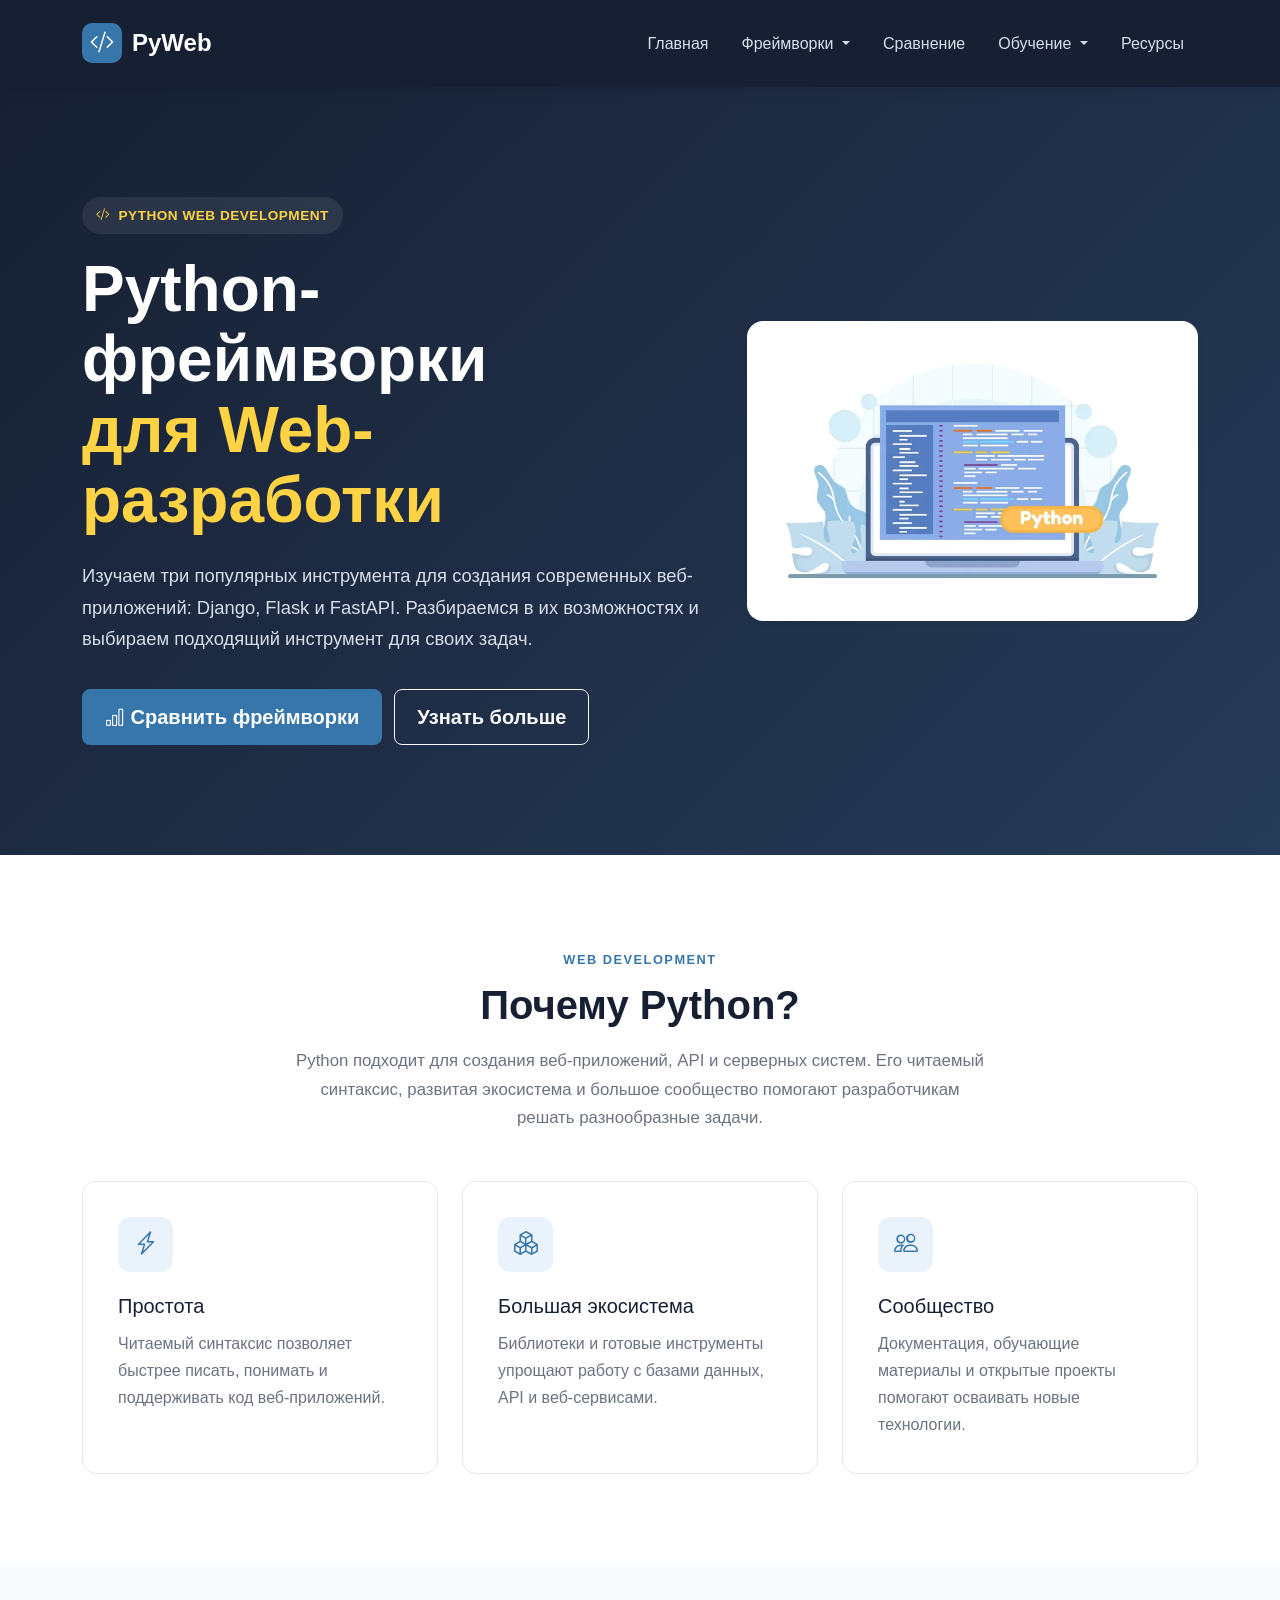
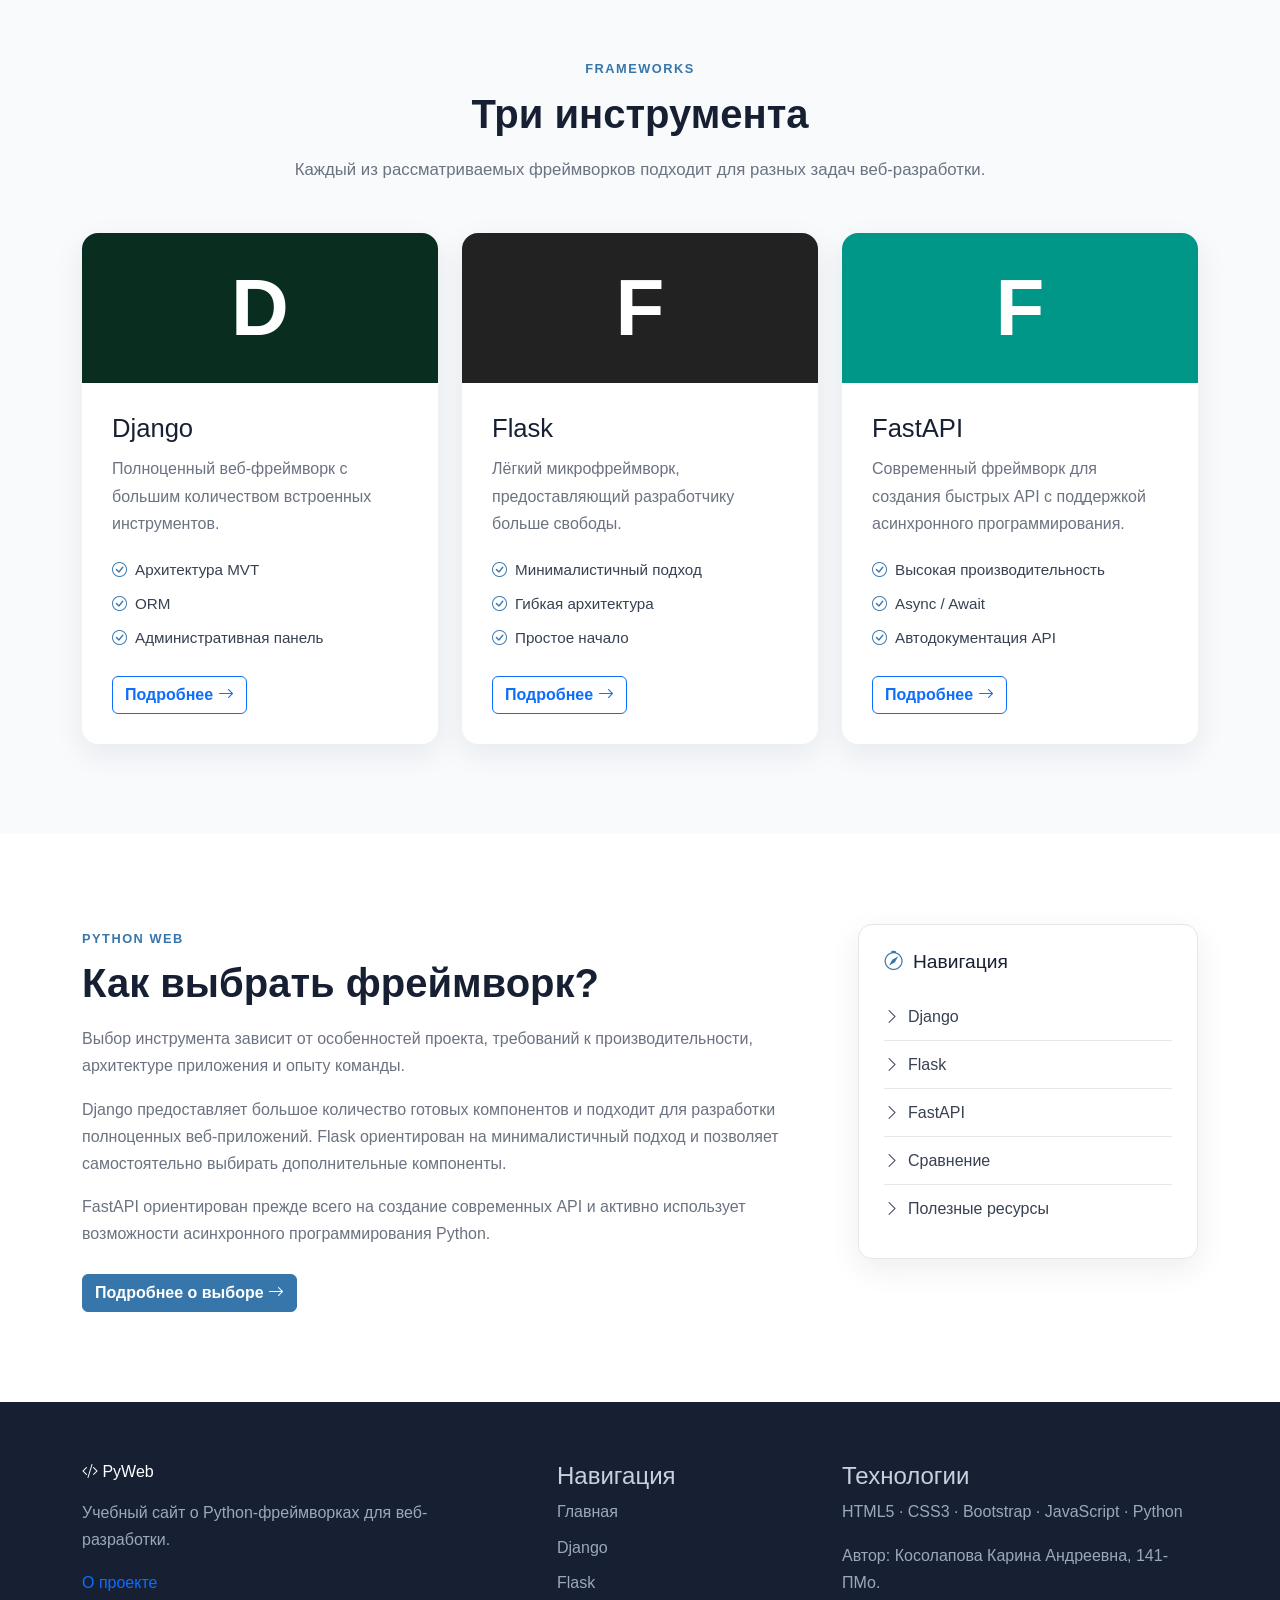
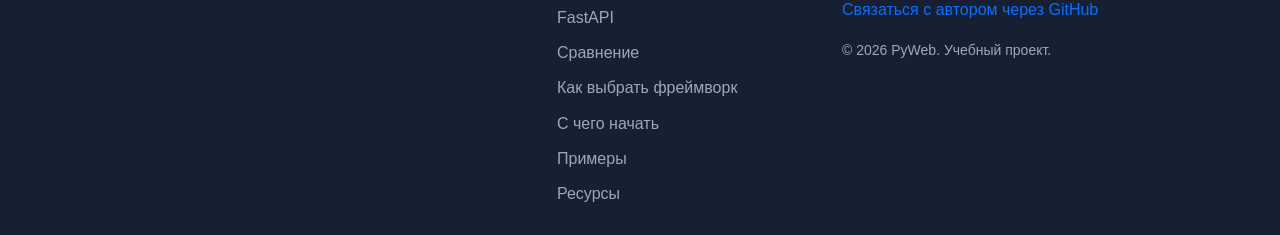
<file: index.html>
<!DOCTYPE html>
<html lang="ru">
<head>
    <meta charset="UTF-8">
    <meta name="viewport" content="width=device-width, initial-scale=1.0">

    <meta name="description"
          content="PyWeb — учебный сайт о Python-фреймворках Django, Flask и FastAPI для веб-разработки.">

    <meta name="keywords"
          content="Python, Django, Flask, FastAPI, Web-разработка, Bootstrap">

    <title>PyWeb — Python-фреймворки для Web-разработки</title>

    <!-- Bootstrap 5 -->
    <link
        href="https://cdn.jsdelivr.net/npm/bootstrap@5.3.3/dist/css/bootstrap.min.css"
        rel="stylesheet"
    >

    <!-- Bootstrap Icons -->
    <link
        rel="stylesheet"
        href="https://cdn.jsdelivr.net/npm/bootstrap-icons@1.11.3/font/bootstrap-icons.min.css"
    >

    <!-- Собственные стили -->
    <link rel="stylesheet" href="css/style.min.css">
</head>

<body>

<!-- ================= HEADER ================= -->

<header class="site-header sticky-top">

    <nav class="navbar navbar-expand-lg navbar-dark">
        <div class="container">

            <!-- Логотип -->
            <a class="navbar-brand site-logo" href="index.html">
                <span class="logo-icon">
                    <i class="bi bi-code-slash"></i>
                </span>
                <span>PyWeb</span>
            </a>

            <!-- Кнопка мобильного меню -->
            <button
                class="navbar-toggler"
                type="button"
                data-bs-toggle="collapse"
                data-bs-target="#mainNavigation"
                aria-controls="mainNavigation"
                aria-expanded="false"
                aria-label="Открыть меню"
            >
                <span class="navbar-toggler-icon"></span>
            </button>

            <!-- Навигация -->
            <div class="collapse navbar-collapse" id="mainNavigation">

                <ul class="navbar-nav ms-auto align-items-lg-center">

                    <li class="nav-item">
                        <a class="nav-link" href="index.html">Главная</a>
                    </li>

                    <!-- Фреймворки -->
                    <li class="nav-item dropdown">
                        <a class="nav-link dropdown-toggle"
                        href="#"
                        id="frameworksDropdown"
                        role="button"
                        data-bs-toggle="dropdown"
                        aria-expanded="false">
                            Фреймворки
                        </a>

                        <ul class="dropdown-menu dropdown-menu-end"
                            aria-labelledby="frameworksDropdown">

                            <li>
                                <a class="dropdown-item" href="django.html">
                                    Django
                                </a>
                            </li>

                            <li>
                                <a class="dropdown-item" href="flask.html">
                                    Flask
                                </a>
                            </li>

                            <li>
                                <a class="dropdown-item" href="fastapi.html">
                                    FastAPI
                                </a>
                            </li>

                        </ul>
                    </li>

                    <li class="nav-item">
                        <a class="nav-link" href="comparison.html">
                            Сравнение
                        </a>
                    </li>

                    <!-- Обучение -->
                    <li class="nav-item dropdown">
                        <a class="nav-link dropdown-toggle"
                        href="#"
                        id="learningDropdown"
                        role="button"
                        data-bs-toggle="dropdown"
                        aria-expanded="false">
                            Обучение
                        </a>

                        <ul class="dropdown-menu dropdown-menu-end"
                            aria-labelledby="learningDropdown">

                            <li>
                                <a class="dropdown-item" href="choice.html">
                                    Как выбрать?
                                </a>
                            </li>

                            <li>
                                <a class="dropdown-item" href="getting-started.html">
                                    С чего начать
                                </a>
                            </li>

                            <li>
                                <a class="dropdown-item" href="examples.html">
                                    Примеры
                                </a>
                            </li>

                        </ul>
                    </li>

                    <li class="nav-item">
                        <a class="nav-link" href="resources.html">
                            Ресурсы
                        </a>
                    </li>

                </ul>

            </div>

        </div>

    </nav>

</header>


<!-- ================= MAIN ================= -->


<a class="visually-hidden-focusable skip-link" href="#mainContent">Перейти к содержимому</a>
<main id="mainContent">

    <!-- HERO -->
    <section class="hero-section">
        <div class="container">
            <div class="row align-items-center g-4">

                <!-- Текст -->
                <div class="col-lg-7">
                    <span class="hero-badge">
                        <i class="bi bi-code-slash"></i>
                        Python Web Development
                    </span>

                    <h1 class="hero-title">
                        Python-фреймворки
                        <span>для Web-разработки</span>
                    </h1>

                    <p class="hero-description">
                        Изучаем три популярных инструмента для создания
                        современных веб-приложений: Django, Flask и FastAPI.
                        Разбираемся в их возможностях и выбираем подходящий
                        инструмент для своих задач.
                    </p>

                    <div class="hero-buttons">
                        <a href="comparison.html" class="btn btn-primary btn-lg">
                            <i class="bi bi-bar-chart"></i>
                            Сравнить фреймворки
                        </a>

                        <a href="#frameworks" class="btn btn-outline-light btn-lg">
                            Узнать больше
                        </a>
                    </div>
                </div>

                <!-- Адаптивное изображение -->
                <div class="col-lg-5">
                    <img
                        src="images/python-web-768.webp"
                        srcset="
                            images/python-web-480.webp 480w,
                            images/python-web-768.webp 768w,
                            images/python-web-1200.webp 1200w
                        "
                        sizes="(max-width: 991px) 100vw, 42vw"
                        alt="Иллюстрация разработки веб-приложений на Python"
                        title="Python Web Development"
                        class="img-fluid rounded-4 shadow-sm"
                        width="1200"
                        height="800"
                    >
                </div>

            </div>
        </div>
    </section>

    <!-- ПОЧЕМУ PYTHON -->
    <section class="about-section section-padding">
        <div class="container">

            <div class="section-heading text-center">
                <span class="section-label">WEB DEVELOPMENT</span>

                <h2>Почему Python?</h2>

                <p>
                    Python подходит для создания веб-приложений,
                    API и серверных систем. Его читаемый синтаксис,
                    развитая экосистема и большое сообщество помогают
                    разработчикам решать разнообразные задачи.
                </p>
            </div>

            <div class="row g-4 mt-4">

                <div class="col-md-4">
                    <article class="feature-card">
                        <div class="feature-icon">
                            <i class="bi bi-lightning-charge"></i>
                        </div>

                        <h3>Простота</h3>

                        <p>
                            Читаемый синтаксис позволяет быстрее писать,
                            понимать и поддерживать код веб-приложений.
                        </p>
                    </article>
                </div>

                <div class="col-md-4">
                    <article class="feature-card">
                        <div class="feature-icon">
                            <i class="bi bi-boxes"></i>
                        </div>

                        <h3>Большая экосистема</h3>

                        <p>
                            Библиотеки и готовые инструменты упрощают
                            работу с базами данных, API и веб-сервисами.
                        </p>
                    </article>
                </div>

                <div class="col-md-4">
                    <article class="feature-card">
                        <div class="feature-icon">
                            <i class="bi bi-people"></i>
                        </div>

                        <h3>Сообщество</h3>

                        <p>
                            Документация, обучающие материалы и открытые
                            проекты помогают осваивать новые технологии.
                        </p>
                    </article>
                </div>

            </div>
        </div>
    </section>

    <!-- ================= FRAMEWORKS ================= -->

    <section id="frameworks" class="frameworks-section section-padding">

        <div class="container">

            <div class="section-heading text-center">

                <span class="section-label">
                    FRAMEWORKS
                </span>

                <h2>
                    Три инструмента
                </h2>

                <p>
                    Каждый из рассматриваемых фреймворков подходит
                    для разных задач веб-разработки.
                </p>

            </div>


            <div class="row g-4 mt-4">


                <!-- DJANGO -->

                <div class="col-lg-4">

                    <article class="framework-card">

                        <div class="framework-card-header django-color">
                            <span class="framework-letter">D</span>
                        </div>

                        <div class="framework-card-body">

                            <h3>Django</h3>

                            <p>
                                Полноценный веб-фреймворк с большим количеством
                                встроенных инструментов.
                            </p>

                            <ul class="framework-list">

                                <li>
                                    <i class="bi bi-check-circle"></i>
                                    Архитектура MVT
                                </li>

                                <li>
                                    <i class="bi bi-check-circle"></i>
                                    ORM
                                </li>

                                <li>
                                    <i class="bi bi-check-circle"></i>
                                    Административная панель
                                </li>

                            </ul>

                            <a href="django.html" class="btn btn-outline-primary">
                                Подробнее
                                <i class="bi bi-arrow-right"></i>
                            </a>

                        </div>

                    </article>

                </div>


                <!-- FLASK -->

                <div class="col-lg-4">

                    <article class="framework-card">

                        <div class="framework-card-header flask-color">
                            <span class="framework-letter">F</span>
                        </div>

                        <div class="framework-card-body">

                            <h3>Flask</h3>

                            <p>
                                Лёгкий микрофреймворк, предоставляющий
                                разработчику больше свободы.
                            </p>

                            <ul class="framework-list">

                                <li>
                                    <i class="bi bi-check-circle"></i>
                                    Минималистичный подход
                                </li>

                                <li>
                                    <i class="bi bi-check-circle"></i>
                                    Гибкая архитектура
                                </li>

                                <li>
                                    <i class="bi bi-check-circle"></i>
                                    Простое начало
                                </li>

                            </ul>

                            <a href="flask.html" class="btn btn-outline-primary">
                                Подробнее
                                <i class="bi bi-arrow-right"></i>
                            </a>

                        </div>

                    </article>

                </div>


                <!-- FASTAPI -->

                <div class="col-lg-4">

                    <article class="framework-card">

                        <div class="framework-card-header fastapi-color">
                            <span class="framework-letter">F</span>
                        </div>

                        <div class="framework-card-body">

                            <h3>FastAPI</h3>

                            <p>
                                Современный фреймворк для создания быстрых
                                API с поддержкой асинхронного программирования.
                            </p>

                            <ul class="framework-list">

                                <li>
                                    <i class="bi bi-check-circle"></i>
                                    Высокая производительность
                                </li>

                                <li>
                                    <i class="bi bi-check-circle"></i>
                                    Async / Await
                                </li>

                                <li>
                                    <i class="bi bi-check-circle"></i>
                                    Автодокументация API
                                </li>

                            </ul>

                            <a href="fastapi.html" class="btn btn-outline-primary">
                                Подробнее
                                <i class="bi bi-arrow-right"></i>
                            </a>

                        </div>

                    </article>

                </div>

            </div>

        </div>

    </section>


    <!-- ================= SIDEBAR + CONTENT ================= -->

    <section class="info-section section-padding">

        <div class="container">

            <div class="row g-5">

                <!-- Основной контент -->

                <div class="col-lg-8">

                    <article>

                        <span class="section-label">
                            PYTHON WEB
                        </span>

                        <h2>
                            Как выбрать фреймворк?
                        </h2>

                        <p>
                            Выбор инструмента зависит от особенностей проекта,
                            требований к производительности, архитектуре
                            приложения и опыту команды.
                        </p>

                        <p>
                            Django предоставляет большое количество
                            готовых компонентов и подходит для разработки
                            полноценных веб-приложений. Flask ориентирован
                            на минималистичный подход и позволяет самостоятельно
                            выбирать дополнительные компоненты.
                        </p>

                        <p>
                            FastAPI ориентирован прежде всего на создание
                            современных API и активно использует возможности
                            асинхронного программирования Python.
                        </p>

                        <a href="choice.html" class="btn btn-primary">
                            Подробнее о выборе
                            <i class="bi bi-arrow-right"></i>
                        </a>

                    </article>

                </div>


                <!-- SIDEBAR -->

                <aside class="col-lg-4">

                    <div class="sidebar-card">

                        <h3>
                            <i class="bi bi-compass"></i>
                            Навигация
                        </h3>

                        <ul class="sidebar-list">

                            <li>
                                <a href="django.html">
                                    <i class="bi bi-chevron-right"></i>
                                    Django
                                </a>
                            </li>

                            <li>
                                <a href="flask.html">
                                    <i class="bi bi-chevron-right"></i>
                                    Flask
                                </a>
                            </li>

                            <li>
                                <a href="fastapi.html">
                                    <i class="bi bi-chevron-right"></i>
                                    FastAPI
                                </a>
                            </li>

                            <li>
                                <a href="comparison.html">
                                    <i class="bi bi-chevron-right"></i>
                                    Сравнение
                                </a>
                            </li>

                            <li>
                                <a href="resources.html">
                                    <i class="bi bi-chevron-right"></i>
                                    Полезные ресурсы
                                </a>
                            </li>

                        </ul>

                    </div>

                </aside>

            </div>

        </div>

    </section>

</main>


<!-- ================= FOOTER ================= -->

<footer class="site-footer">
    <div class="container">
        <div class="row g-4">

            <!-- О сайте -->
            <div class="col-lg-5">
                <h3>
                    <i class="bi bi-code-slash" aria-hidden="true"></i>
                    PyWeb
                </h3>

                <p>
                    Учебный сайт о Python-фреймворках
                    для веб-разработки.
                </p>

                <a href="about.html">О проекте</a>
            </div>

            <!-- Навигация -->
            <div class="col-sm-6 col-lg-3">
                <h4>Навигация</h4>

                <ul class="footer-links">
                    <li><a href="index.html">Главная</a></li>
                    <li><a href="django.html">Django</a></li>
                    <li><a href="flask.html">Flask</a></li>
                    <li><a href="fastapi.html">FastAPI</a></li>
                    <li><a href="comparison.html">Сравнение</a></li>
                    <li><a href="choice.html">Как выбрать фреймворк</a></li>
                    <li><a href="getting-started.html">С чего начать</a></li>
                    <li><a href="examples.html">Примеры</a></li>
                    <li><a href="resources.html">Ресурсы</a></li>
                </ul>
            </div>

            <!-- Технологии и авторские права -->
            <div class="col-sm-6 col-lg-4">
                <h4>Технологии</h4>

                <p>
                    HTML5 · CSS3 · Bootstrap · JavaScript · Python
                </p>
                <p>Автор: Косолапова Карина Андреевна, 141-ПМо.<br>
                    <a href="https://github.com/kiraaa88" target="_blank" rel="noopener noreferrer">Связаться с автором через GitHub</a>
                </p>

                <p class="small mb-0">
                    © <span id="currentYear">2026</span> PyWeb.
                    Учебный проект.
                </p>
            </div>

        </div>
    </div>
</footer>


<!-- Bootstrap JavaScript -->
<script
    src="https://cdn.jsdelivr.net/npm/bootstrap@5.3.3/dist/js/bootstrap.bundle.min.js">
</script>

<!-- Собственный JavaScript -->
<script src="js/script.min.js"></script>

</body>
</html>
</file>
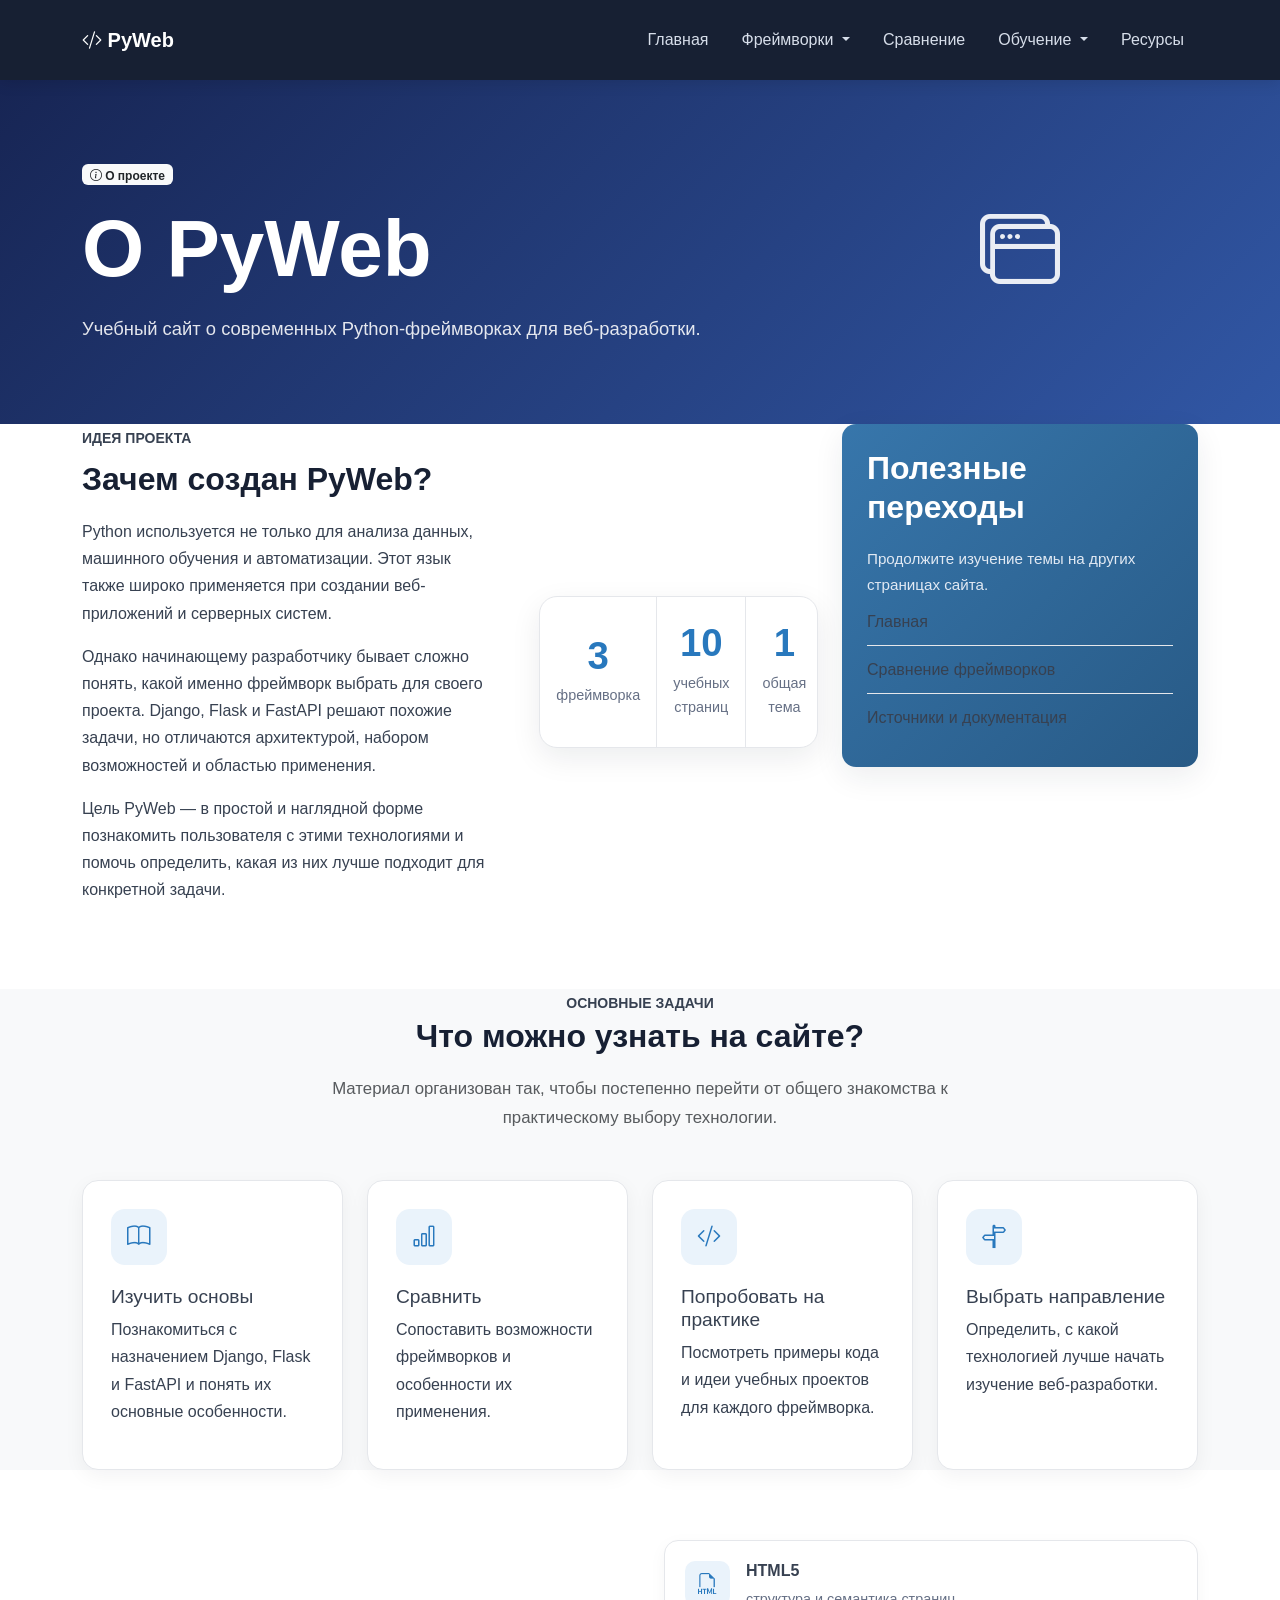
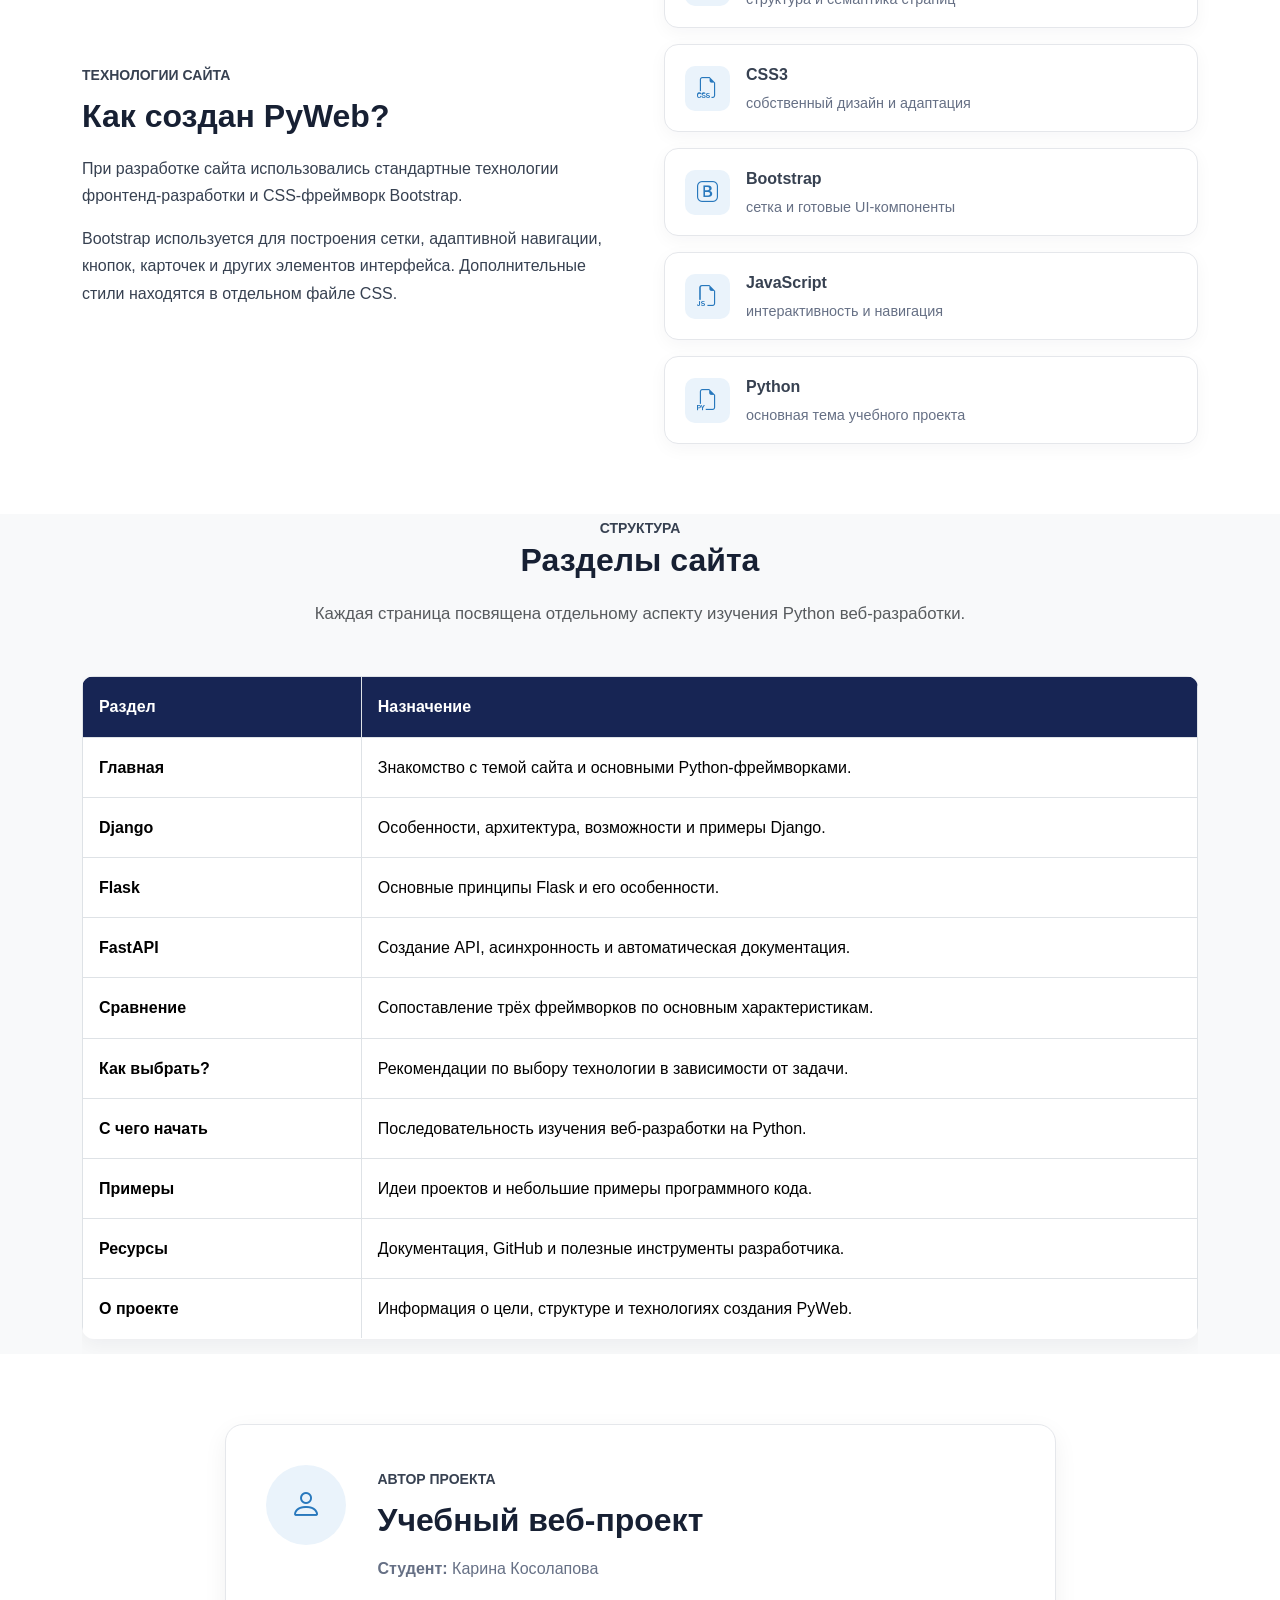
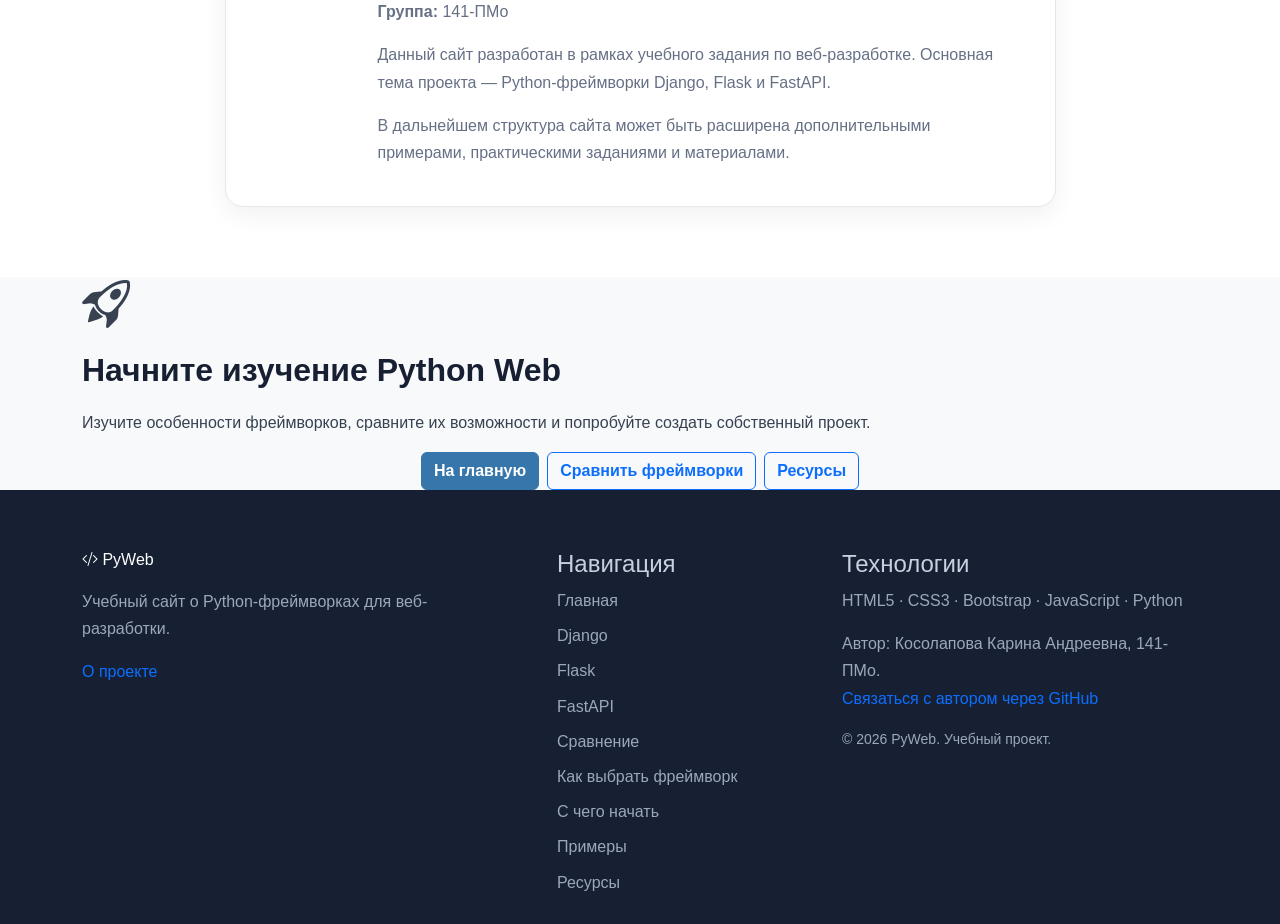
<file: about.html>
<!DOCTYPE html>
<html lang="ru">
<head>
    <meta charset="UTF-8">
    <meta name="viewport" content="width=device-width, initial-scale=1.0">

    <meta name="description"
          content="О проекте PyWeb — учебном сайте о Python-фреймворках Django, Flask и FastAPI.">
    <meta name="keywords"
          content="PyWeb, Python, Django, Flask, FastAPI, веб-разработка">

    <title>О проекте — PyWeb</title>

    <!-- Bootstrap -->
    <link
        href="https://cdn.jsdelivr.net/npm/bootstrap@5.3.3/dist/css/bootstrap.min.css"
        rel="stylesheet"
    >

    <!-- Bootstrap Icons -->
    <link
        rel="stylesheet"
        href="https://cdn.jsdelivr.net/npm/bootstrap-icons@1.11.3/font/bootstrap-icons.min.css"
    >

    <!-- Наши стили -->
    <link rel="stylesheet" href="css/style.min.css">
</head>

<body>

<!-- ================= HEADER ================= -->

<header class="site-header sticky-top">

    <nav class="navbar navbar-expand-lg navbar-dark">

        <div class="container">

            <a class="navbar-brand fw-bold" href="index.html">
                <i class="bi bi-code-slash"></i>
                PyWeb
            </a>

            <button
                class="navbar-toggler"
                type="button"
                data-bs-toggle="collapse"
                data-bs-target="#mainNavigation"
                aria-controls="mainNavigation"
                aria-expanded="false"
                aria-label="Открыть меню"
            >
                <span class="navbar-toggler-icon"></span>
            </button>

            <div class="collapse navbar-collapse" id="mainNavigation">

                <ul class="navbar-nav ms-auto align-items-lg-center">

                    <li class="nav-item">
                        <a class="nav-link" href="index.html">Главная</a>
                    </li>

                    <!-- Фреймворки -->
                    <li class="nav-item dropdown">
                        <a class="nav-link dropdown-toggle"
                        href="#"
                        id="frameworksDropdown"
                        role="button"
                        data-bs-toggle="dropdown"
                        aria-expanded="false">
                            Фреймворки
                        </a>

                        <ul class="dropdown-menu dropdown-menu-end"
                            aria-labelledby="frameworksDropdown">

                            <li>
                                <a class="dropdown-item" href="django.html">
                                    Django
                                </a>
                            </li>

                            <li>
                                <a class="dropdown-item" href="flask.html">
                                    Flask
                                </a>
                            </li>

                            <li>
                                <a class="dropdown-item" href="fastapi.html">
                                    FastAPI
                                </a>
                            </li>

                        </ul>
                    </li>

                    <li class="nav-item">
                        <a class="nav-link" href="comparison.html">
                            Сравнение
                        </a>
                    </li>

                    <!-- Обучение -->
                    <li class="nav-item dropdown">
                        <a class="nav-link dropdown-toggle"
                        href="#"
                        id="learningDropdown"
                        role="button"
                        data-bs-toggle="dropdown"
                        aria-expanded="false">
                            Обучение
                        </a>

                        <ul class="dropdown-menu dropdown-menu-end"
                            aria-labelledby="learningDropdown">

                            <li>
                                <a class="dropdown-item" href="choice.html">
                                    Как выбрать?
                                </a>
                            </li>

                            <li>
                                <a class="dropdown-item" href="getting-started.html">
                                    С чего начать
                                </a>
                            </li>

                            <li>
                                <a class="dropdown-item" href="examples.html">
                                    Примеры
                                </a>
                            </li>

                        </ul>
                    </li>

                    <li class="nav-item">
                        <a class="nav-link" href="resources.html">
                            Ресурсы
                        </a>
                    </li>

                </ul>

            </div>

        </div>

    </nav>

</header>



<!-- ================= MAIN ================= -->

<a class="visually-hidden-focusable skip-link" href="#mainContent">Перейти к содержимому</a>
<main id="mainContent">

    <!-- HERO -->

    <section class="framework-page-hero about-page-hero">

        <div class="container">

            <div class="row align-items-center">

                <div class="col-lg-8">

                    <span class="badge bg-light text-dark mb-3">
                        <i class="bi bi-info-circle"></i>
                        О проекте
                    </span>

                    <h1 class="display-4 fw-bold">
                        О PyWeb
                    </h1>

                    <p class="lead mt-3">
                        Учебный сайт о современных Python-фреймворках
                        для веб-разработки.
                    </p>

                </div>

                <div class="col-lg-4 text-center mt-4 mt-lg-0">

                    <i class="bi bi-window-stack display-1"></i>

                </div>

            </div>

        </div>

    </section>


    <!-- ABOUT PROJECT -->

    <section class="content-section">

        <div class="container">
<div class="row g-4 align-items-start">
<div class="col-lg-8 page-content">

            <div class="row align-items-center g-5">

                <div class="col-lg-7">

                    <span class="text-uppercase small fw-bold">
                        Идея проекта
                    </span>

                    <h2 class="mt-2">
                        Зачем создан PyWeb?
                    </h2>

                    <p>
                        Python используется не только для анализа данных,
                        машинного обучения и автоматизации. Этот язык также
                        широко применяется при создании веб-приложений
                        и серверных систем.
                    </p>

                    <p>
                        Однако начинающему разработчику бывает сложно понять,
                        какой именно фреймворк выбрать для своего проекта.
                        Django, Flask и FastAPI решают похожие задачи,
                        но отличаются архитектурой, набором возможностей
                        и областью применения.
                    </p>

                    <p>
                        Цель PyWeb — в простой и наглядной форме познакомить
                        пользователя с этими технологиями и помочь определить,
                        какая из них лучше подходит для конкретной задачи.
                    </p>

                </div>


                <div class="col-lg-5">

                    <div class="about-stat-card">

                        <div class="about-stat">
                            <strong>3</strong>
                            <span>фреймворка</span>
                        </div>

                        <div class="about-stat">
                            <strong>10</strong>
                            <span>учебных страниц</span>
                        </div>

                        <div class="about-stat">
                            <strong>1</strong>
                            <span>общая тема</span>
                        </div>

                    </div>

                </div>

            </div>

        
</div>
<aside class="col-lg-4" aria-label="Связанные материалы">
    <div class="sidebar-card sidebar-highlight page-sidebar">
        <h2 class="h4">Полезные переходы</h2>
        <p>Продолжите изучение темы на других страницах сайта.</p>
        <ul class="sidebar-list"><li><a href="index.html">Главная</a></li>
<li><a href="comparison.html">Сравнение фреймворков</a></li>
<li><a href="resources.html">Источники и документация</a></li></ul>
    </div>
</aside>
</div>
</div>

    </section>


    <!-- GOALS -->

    <section class="content-section bg-light">

        <div class="container">

            <div class="section-heading text-center mb-5">

                <span class="text-uppercase small fw-bold">
                    Основные задачи
                </span>

                <h2>
                    Что можно узнать на сайте?
                </h2>

                <p class="text-muted">
                    Материал организован так, чтобы постепенно перейти
                    от общего знакомства к практическому выбору технологии.
                </p>

            </div>


            <div class="row g-4">

                <div class="col-md-6 col-lg-3">

                    <article class="about-feature h-100">

                        <div class="about-feature-icon">
                            <i class="bi bi-book"></i>
                        </div>

                        <h3>
                            Изучить основы
                        </h3>

                        <p>
                            Познакомиться с назначением Django,
                            Flask и FastAPI и понять их основные особенности.
                        </p>

                    </article>

                </div>


                <div class="col-md-6 col-lg-3">

                    <article class="about-feature h-100">

                        <div class="about-feature-icon">
                            <i class="bi bi-bar-chart"></i>
                        </div>

                        <h3>
                            Сравнить
                        </h3>

                        <p>
                            Сопоставить возможности фреймворков
                            и особенности их применения.
                        </p>

                    </article>

                </div>


                <div class="col-md-6 col-lg-3">

                    <article class="about-feature h-100">

                        <div class="about-feature-icon">
                            <i class="bi bi-code-slash"></i>
                        </div>

                        <h3>
                            Попробовать на практике
                        </h3>

                        <p>
                            Посмотреть примеры кода и идеи учебных
                            проектов для каждого фреймворка.
                        </p>

                    </article>

                </div>


                <div class="col-md-6 col-lg-3">

                    <article class="about-feature h-100">

                        <div class="about-feature-icon">
                            <i class="bi bi-signpost-split"></i>
                        </div>

                        <h3>
                            Выбрать направление
                        </h3>

                        <p>
                            Определить, с какой технологией лучше
                            начать изучение веб-разработки.
                        </p>

                    </article>

                </div>

            </div>

        </div>

    </section>


    <!-- TECHNOLOGIES -->

    <section class="content-section">

        <div class="container">

            <div class="row align-items-center g-5">

                <div class="col-lg-6">

                    <span class="text-uppercase small fw-bold">
                        Технологии сайта
                    </span>

                    <h2 class="mt-2">
                        Как создан PyWeb?
                    </h2>

                    <p>
                        При разработке сайта использовались стандартные
                        технологии фронтенд-разработки и CSS-фреймворк
                        Bootstrap.
                    </p>

                    <p>
                        Bootstrap используется для построения сетки,
                        адаптивной навигации, кнопок, карточек и других
                        элементов интерфейса. Дополнительные стили
                        находятся в отдельном файле CSS.
                    </p>

                </div>


                <div class="col-lg-6">

                    <div class="technology-stack">

                        <div class="technology-item">

                            <i class="bi bi-filetype-html"></i>

                            <div>
                                <strong>HTML5</strong>
                                <span>структура и семантика страниц</span>
                            </div>

                        </div>


                        <div class="technology-item">

                            <i class="bi bi-filetype-css"></i>

                            <div>
                                <strong>CSS3</strong>
                                <span>собственный дизайн и адаптация</span>
                            </div>

                        </div>


                        <div class="technology-item">

                            <i class="bi bi-bootstrap"></i>

                            <div>
                                <strong>Bootstrap</strong>
                                <span>сетка и готовые UI-компоненты</span>
                            </div>

                        </div>


                        <div class="technology-item">

                            <i class="bi bi-filetype-js"></i>

                            <div>
                                <strong>JavaScript</strong>
                                <span>интерактивность и навигация</span>
                            </div>

                        </div>


                        <div class="technology-item">

                            <i class="bi bi-filetype-py"></i>

                            <div>
                                <strong>Python</strong>
                                <span>основная тема учебного проекта</span>
                            </div>

                        </div>

                    </div>

                </div>

            </div>

        </div>

    </section>


    <!-- SITE STRUCTURE -->

    <section class="content-section bg-light">

        <div class="container">

            <div class="section-heading text-center mb-5">

                <span class="text-uppercase small fw-bold">
                    Структура
                </span>

                <h2>
                    Разделы сайта
                </h2>

                <p class="text-muted">
                    Каждая страница посвящена отдельному аспекту
                    изучения Python веб-разработки.
                </p>

            </div>


            <div class="table-responsive">

                <table class="table table-bordered align-middle about-table">

                    <caption class="visually-hidden">
                        Структура и назначение страниц сайта PyWeb
                    </caption>

                    <thead>

                        <tr>

                            <th scope="col">
                                Раздел
                            </th>

                            <th scope="col">
                                Назначение
                            </th>

                        </tr>

                    </thead>

                    <tbody>

                        <tr>
                            <th scope="row">
                                Главная
                            </th>
                            <td>
                                Знакомство с темой сайта и основными
                                Python-фреймворками.
                            </td>
                        </tr>

                        <tr>
                            <th scope="row">
                                Django
                            </th>
                            <td>
                                Особенности, архитектура, возможности
                                и примеры Django.
                            </td>
                        </tr>

                        <tr>
                            <th scope="row">
                                Flask
                            </th>
                            <td>
                                Основные принципы Flask и его
                                особенности.
                            </td>
                        </tr>

                        <tr>
                            <th scope="row">
                                FastAPI
                            </th>
                            <td>
                                Создание API, асинхронность и
                                автоматическая документация.
                            </td>
                        </tr>

                        <tr>
                            <th scope="row">
                                Сравнение
                            </th>
                            <td>
                                Сопоставление трёх фреймворков
                                по основным характеристикам.
                            </td>
                        </tr>

                        <tr>
                            <th scope="row">
                                Как выбрать?
                            </th>
                            <td>
                                Рекомендации по выбору технологии
                                в зависимости от задачи.
                            </td>
                        </tr>

                        <tr>
                            <th scope="row">
                                С чего начать
                            </th>
                            <td>
                                Последовательность изучения
                                веб-разработки на Python.
                            </td>
                        </tr>

                        <tr>
                            <th scope="row">
                                Примеры
                            </th>
                            <td>
                                Идеи проектов и небольшие примеры
                                программного кода.
                            </td>
                        </tr>

                        <tr>
                            <th scope="row">
                                Ресурсы
                            </th>
                            <td>
                                Документация, GitHub и полезные
                                инструменты разработчика.
                            </td>
                        </tr>

                        <tr>
                            <th scope="row">
                                О проекте
                            </th>
                            <td>
                                Информация о цели, структуре
                                и технологиях создания PyWeb.
                            </td>
                        </tr>

                    </tbody>

                </table>

            </div>

        </div>

    </section>


    <!-- AUTHOR -->

    <section class="content-section">

        <div class="container">

            <div class="row justify-content-center">

                <div class="col-lg-9">

                    <div class="author-card">

                        <div class="author-icon">
                            <i class="bi bi-person"></i>
                        </div>

                        <div class="author-content">

                            <span class="text-uppercase small fw-bold">
                                Автор проекта
                            </span>

                            <h2>
                                Учебный веб-проект
                            </h2>

                            <p>
                                <strong>Студент:</strong>
                                Карина Косолапова
                            </p>

                            <p>
                                <strong>Группа:</strong>
                                141-ПМо
                            </p>

                            <p>
                                Данный сайт разработан в рамках учебного
                                задания по веб-разработке. Основная тема
                                проекта — Python-фреймворки Django, Flask
                                и FastAPI.
                            </p>

                            <p class="mb-0">
                                В дальнейшем структура сайта может быть
                                расширена дополнительными примерами,
                                практическими заданиями и материалами.
                            </p>

                        </div>

                    </div>

                </div>

            </div>

        </div>

    </section>


    <!-- FINAL CTA -->

    <section class="content-section bg-light">

        <div class="container">

            <div class="content-highlight">

                <i class="bi bi-rocket-takeoff display-5"></i>

                <h2 class="mt-3">
                    Начните изучение Python Web
                </h2>

                <p>
                    Изучите особенности фреймворков, сравните их
                    возможности и попробуйте создать собственный проект.
                </p>

                <div class="d-flex flex-wrap justify-content-center gap-2">

                    <a
                        href="index.html"
                        class="btn btn-primary"
                    >
                        На главную
                    </a>

                    <a
                        href="comparison.html"
                        class="btn btn-outline-primary"
                    >
                        Сравнить фреймворки
                    </a>

                    <a
                        href="resources.html"
                        class="btn btn-outline-primary"
                    >
                        Ресурсы
                    </a>

                </div>

            </div>

        </div>

    </section>

</main>


<!-- ================= FOOTER ================= -->

<footer class="site-footer">
    <div class="container">
        <div class="row g-4">

            <!-- О сайте -->
            <div class="col-lg-5">
                <h3>
                    <i class="bi bi-code-slash" aria-hidden="true"></i>
                    PyWeb
                </h3>

                <p>
                    Учебный сайт о Python-фреймворках
                    для веб-разработки.
                </p>

                <a href="about.html">О проекте</a>
            </div>

            <!-- Навигация -->
            <div class="col-sm-6 col-lg-3">
                <h4>Навигация</h4>

                <ul class="footer-links">
                    <li><a href="index.html">Главная</a></li>
                    <li><a href="django.html">Django</a></li>
                    <li><a href="flask.html">Flask</a></li>
                    <li><a href="fastapi.html">FastAPI</a></li>
                    <li><a href="comparison.html">Сравнение</a></li>
                    <li><a href="choice.html">Как выбрать фреймворк</a></li>
                    <li><a href="getting-started.html">С чего начать</a></li>
                    <li><a href="examples.html">Примеры</a></li>
                    <li><a href="resources.html">Ресурсы</a></li>
                </ul>
            </div>

            <!-- Технологии и авторские права -->
            <div class="col-sm-6 col-lg-4">
                <h4>Технологии</h4>

                <p>
                    HTML5 · CSS3 · Bootstrap · JavaScript · Python
                </p>
                <p>Автор: Косолапова Карина Андреевна, 141-ПМо.<br>
                    <a href="https://github.com/kiraaa88" target="_blank" rel="noopener noreferrer">Связаться с автором через GitHub</a>
                </p>

                <p class="small mb-0">
                    © <span id="currentYear">2026</span> PyWeb.
                    Учебный проект.
                </p>
            </div>

        </div>
    </div>
</footer>


<!-- Bootstrap JS -->

<script
    src="https://cdn.jsdelivr.net/npm/bootstrap@5.3.3/dist/js/bootstrap.bundle.min.js">
</script>

<script src="js/script.min.js"></script>

</body>
</html>
</file>
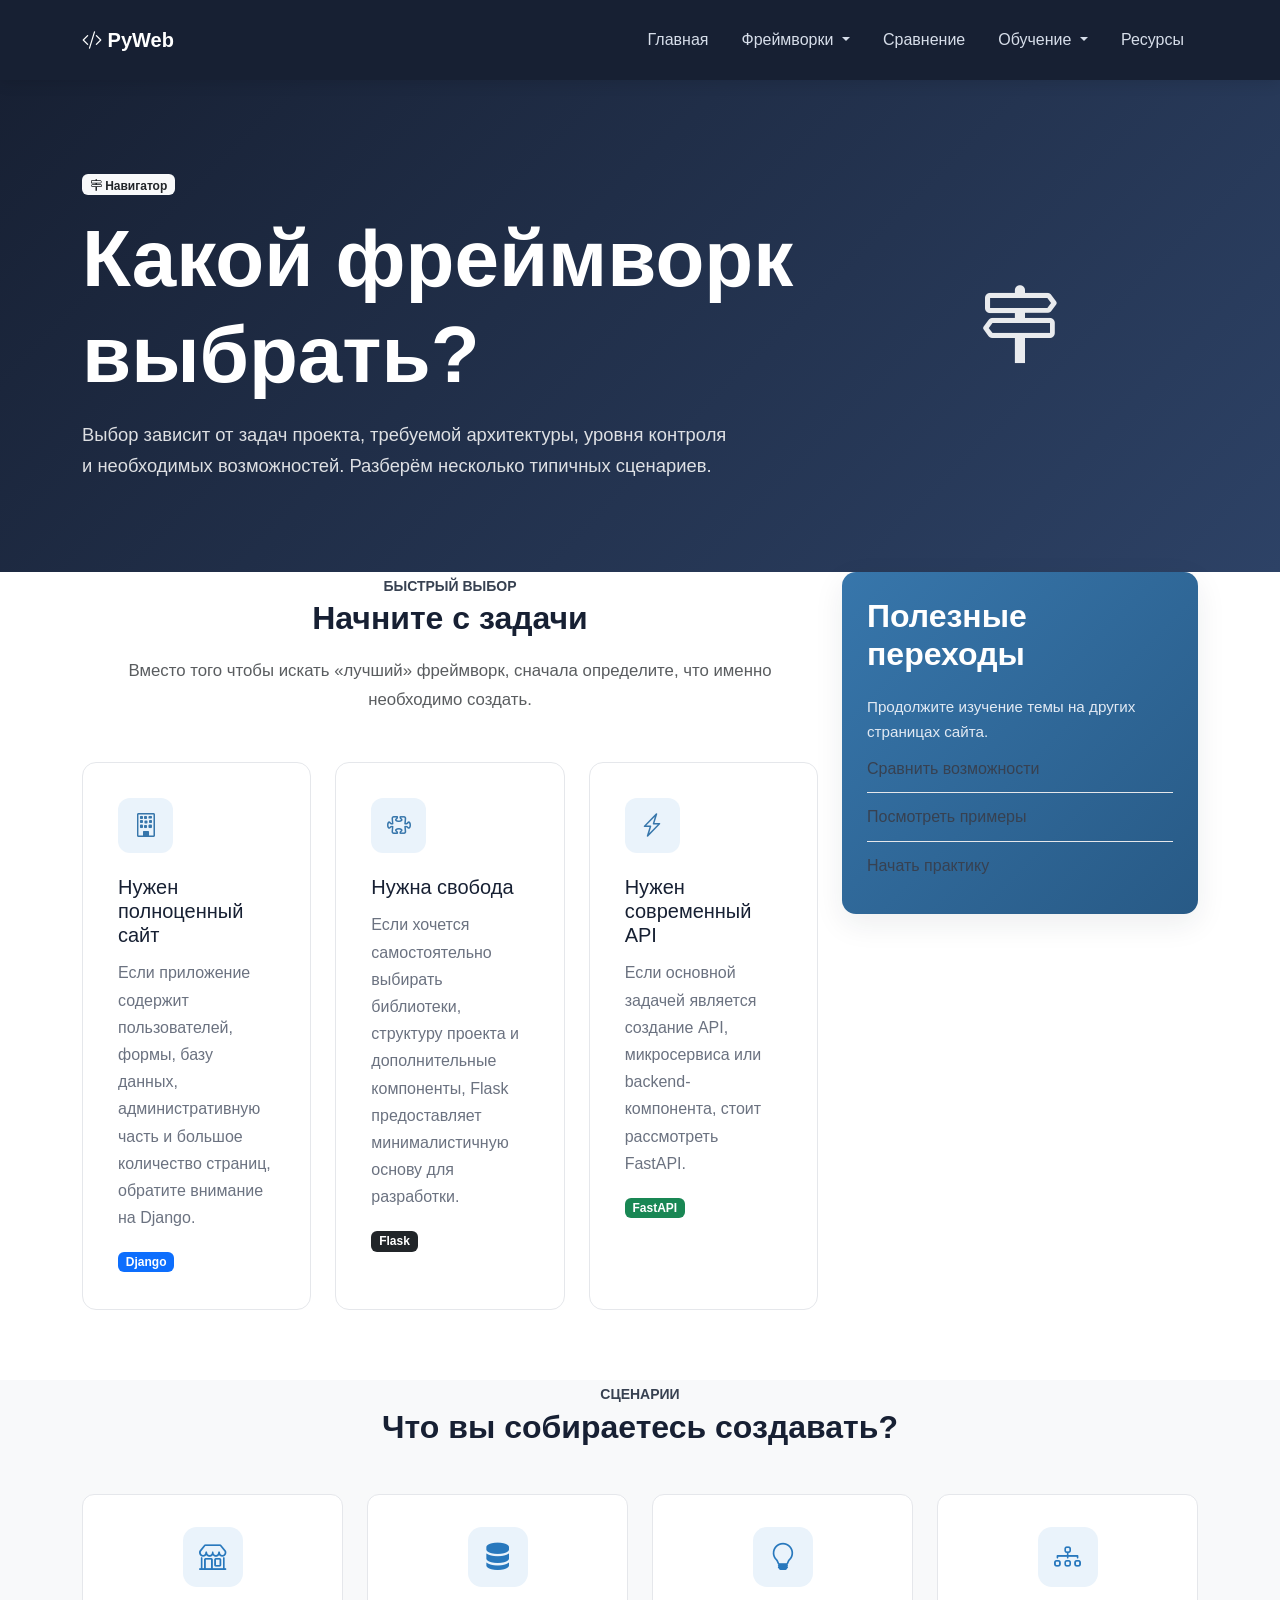
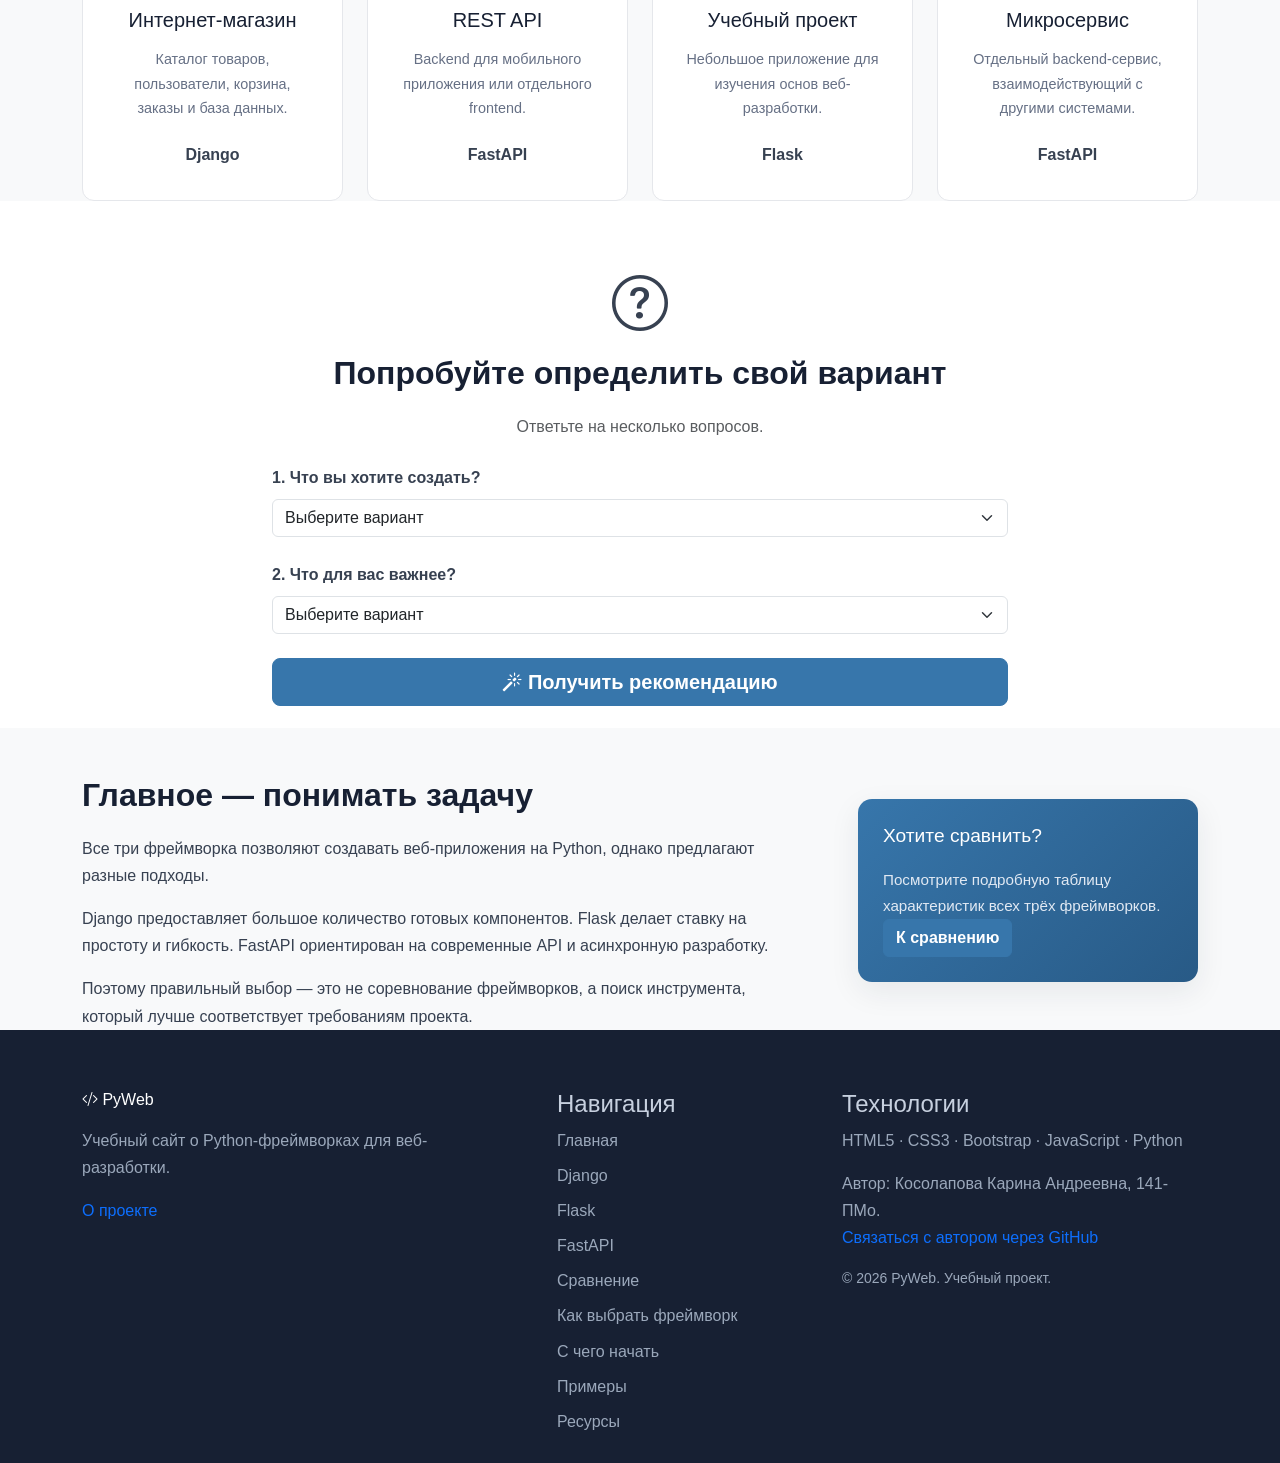
<file: choice.html>
<!DOCTYPE html>
<html lang="ru">
<head>
    <meta charset="UTF-8">
    <meta name="viewport" content="width=device-width, initial-scale=1.0">

    <meta name="description"
          content="Как выбрать Python-фреймворк для веб-разработки: Django, Flask или FastAPI.">
    <meta name="keywords"
          content="Django, Flask, FastAPI, выбор фреймворка, Python">

    <title>Какой фреймворк выбрать — PyWeb</title>

    <!-- Bootstrap -->
    <link
        href="https://cdn.jsdelivr.net/npm/bootstrap@5.3.3/dist/css/bootstrap.min.css"
        rel="stylesheet"
    >

    <!-- Bootstrap Icons -->
    <link
        rel="stylesheet"
        href="https://cdn.jsdelivr.net/npm/bootstrap-icons@1.11.3/font/bootstrap-icons.min.css"
    >

    <!-- Наши стили -->
    <link rel="stylesheet" href="css/style.min.css">
</head>

<body>

<!-- ================= HEADER ================= -->

<header class="site-header sticky-top">

    <nav class="navbar navbar-expand-lg navbar-dark">

        <div class="container">

            <a class="navbar-brand fw-bold" href="index.html">
                <i class="bi bi-code-slash"></i>
                PyWeb
            </a>

            <button
                class="navbar-toggler"
                type="button"
                data-bs-toggle="collapse"
                data-bs-target="#mainNavigation"
                aria-controls="mainNavigation"
                aria-expanded="false"
                aria-label="Открыть меню"
            >
                <span class="navbar-toggler-icon"></span>
            </button>

            <div class="collapse navbar-collapse" id="mainNavigation">

                                <ul class="navbar-nav ms-auto align-items-lg-center">

                    <li class="nav-item">
                        <a class="nav-link" href="index.html">Главная</a>
                    </li>

                    <!-- Фреймворки -->
                    <li class="nav-item dropdown">
                        <a class="nav-link dropdown-toggle"
                        href="#"
                        id="frameworksDropdown"
                        role="button"
                        data-bs-toggle="dropdown"
                        aria-expanded="false">
                            Фреймворки
                        </a>

                        <ul class="dropdown-menu dropdown-menu-end"
                            aria-labelledby="frameworksDropdown">

                            <li>
                                <a class="dropdown-item" href="django.html">
                                    Django
                                </a>
                            </li>

                            <li>
                                <a class="dropdown-item" href="flask.html">
                                    Flask
                                </a>
                            </li>

                            <li>
                                <a class="dropdown-item" href="fastapi.html">
                                    FastAPI
                                </a>
                            </li>

                        </ul>
                    </li>

                    <li class="nav-item">
                        <a class="nav-link" href="comparison.html">
                            Сравнение
                        </a>
                    </li>

                    <!-- Обучение -->
                    <li class="nav-item dropdown">
                        <a class="nav-link dropdown-toggle"
                        href="#"
                        id="learningDropdown"
                        role="button"
                        data-bs-toggle="dropdown"
                        aria-expanded="false">
                            Обучение
                        </a>

                        <ul class="dropdown-menu dropdown-menu-end"
                            aria-labelledby="learningDropdown">

                            <li>
                                <a class="dropdown-item" href="choice.html">
                                    Как выбрать?
                                </a>
                            </li>

                            <li>
                                <a class="dropdown-item" href="getting-started.html">
                                    С чего начать
                                </a>
                            </li>

                            <li>
                                <a class="dropdown-item" href="examples.html">
                                    Примеры
                                </a>
                            </li>

                        </ul>
                    </li>

                    <li class="nav-item">
                        <a class="nav-link" href="resources.html">
                            Ресурсы
                        </a>
                    </li>

                </ul>

            </div>

        </div>

    </nav>

</header>


<!-- ================= MAIN ================= -->

<a class="visually-hidden-focusable skip-link" href="#mainContent">Перейти к содержимому</a>
<main id="mainContent">

    <!-- HERO -->

    <section class="framework-page-hero comparison-page-hero">

        <div class="container">

            <div class="row align-items-center">

                <div class="col-lg-8">

                    <span class="badge bg-light text-dark mb-3">
                        <i class="bi bi-signpost-2"></i>
                        Навигатор
                    </span>

                    <h1 class="display-4 fw-bold">
                        Какой фреймворк выбрать?
                    </h1>

                    <p class="lead mt-3">
                        Выбор зависит от задач проекта, требуемой архитектуры,
                        уровня контроля и необходимых возможностей.
                        Разберём несколько типичных сценариев.
                    </p>

                </div>

                <div class="col-lg-4 text-center mt-4 mt-lg-0">

                    <i class="bi bi-signpost-2 display-1"></i>

                </div>

            </div>

        </div>

    </section>


    <!-- INTRO -->

    <section class="content-section">

        <div class="container">
<div class="row g-4 align-items-start">
<div class="col-lg-8 page-content">

            <div class="section-heading text-center mb-5">

                <span class="text-uppercase small fw-bold">
                    Быстрый выбор
                </span>

                <h2>
                    Начните с задачи
                </h2>

                <p class="text-muted">
                    Вместо того чтобы искать «лучший» фреймворк,
                    сначала определите, что именно необходимо создать.
                </p>

            </div>


            <div class="row g-4">

                <!-- Django -->

                <div class="col-lg-4">

                    <article class="feature-card h-100">

                        <div class="feature-icon">
                            <i class="bi bi-building"></i>
                        </div>

                        <h3>
                            Нужен полноценный сайт
                        </h3>

                        <p>
                            Если приложение содержит пользователей,
                            формы, базу данных, административную часть
                            и большое количество страниц, обратите
                            внимание на Django.
                        </p>

                        <div class="mt-auto pt-3">

                            <span class="badge bg-primary">
                                Django
                            </span>

                        </div>

                    </article>

                </div>


                <!-- Flask -->

                <div class="col-lg-4">

                    <article class="feature-card h-100">

                        <div class="feature-icon">
                            <i class="bi bi-puzzle"></i>
                        </div>

                        <h3>
                            Нужна свобода
                        </h3>

                        <p>
                            Если хочется самостоятельно выбирать
                            библиотеки, структуру проекта и дополнительные
                            компоненты, Flask предоставляет минималистичную
                            основу для разработки.
                        </p>

                        <div class="mt-auto pt-3">

                            <span class="badge bg-dark">
                                Flask
                            </span>

                        </div>

                    </article>

                </div>


                <!-- FastAPI -->

                <div class="col-lg-4">

                    <article class="feature-card h-100">

                        <div class="feature-icon">
                            <i class="bi bi-lightning-charge"></i>
                        </div>

                        <h3>
                            Нужен современный API
                        </h3>

                        <p>
                            Если основной задачей является создание API,
                            микросервиса или backend-компонента,
                            стоит рассмотреть FastAPI.
                        </p>

                        <div class="mt-auto pt-3">

                            <span class="badge bg-success">
                                FastAPI
                            </span>

                        </div>

                    </article>

                </div>

            </div>

        
</div>
<aside class="col-lg-4" aria-label="Связанные материалы">
    <div class="sidebar-card sidebar-highlight page-sidebar">
        <h2 class="h4">Полезные переходы</h2>
        <p>Продолжите изучение темы на других страницах сайта.</p>
        <ul class="sidebar-list"><li><a href="comparison.html">Сравнить возможности</a></li>
<li><a href="examples.html">Посмотреть примеры</a></li>
<li><a href="getting-started.html">Начать практику</a></li></ul>
    </div>
</aside>
</div>
</div>

    </section>


    <!-- SCENARIOS -->

    <section class="content-section bg-light choice-scenarios">

        <div class="container">

            <div class="section-heading text-center mb-5">

                <span class="text-uppercase small fw-bold">
                    Сценарии
                </span>

                <h2>
                    Что вы собираетесь создавать?
                </h2>

            </div>


            <div class="row g-4">

                <div class="col-md-6 col-lg-3">

                    <article class="mini-feature h-100">

                        <i class="bi bi-shop"></i>

                        <h3>
                            Интернет-магазин
                        </h3>

                        <p>
                            Каталог товаров, пользователи,
                            корзина, заказы и база данных.
                        </p>

                        <strong>
                            Django
                        </strong>

                    </article>

                </div>


                <div class="col-md-6 col-lg-3">

                    <article class="mini-feature h-100">

                        <i class="bi bi-server"></i>

                        <h3>
                            REST API
                        </h3>

                        <p>
                            Backend для мобильного приложения
                            или отдельного frontend.
                        </p>

                        <strong>
                            FastAPI
                        </strong>

                    </article>

                </div>


                <div class="col-md-6 col-lg-3">

                    <article class="mini-feature h-100">

                        <i class="bi bi-lightbulb"></i>

                        <h3>
                            Учебный проект
                        </h3>

                        <p>
                            Небольшое приложение для изучения
                            основ веб-разработки.
                        </p>

                        <strong>
                            Flask
                        </strong>

                    </article>

                </div>


                <div class="col-md-6 col-lg-3">

                    <article class="mini-feature h-100">

                        <i class="bi bi-diagram-3"></i>

                        <h3>
                            Микросервис
                        </h3>

                        <p>
                            Отдельный backend-сервис,
                            взаимодействующий с другими системами.
                        </p>

                        <strong>
                            FastAPI
                        </strong>

                    </article>

                </div>

            </div>

        </div>

    </section>


    <!-- QUESTIONNAIRE -->

    <section class="content-section">

        <div class="container">

            <div class="row justify-content-center">

                <div class="col-lg-8">

                    <div class="content-highlight">

                        <div class="text-center mb-4">

                            <i class="bi bi-question-circle display-4"></i>

                            <h2 class="mt-3">
                                Попробуйте определить свой вариант
                            </h2>

                            <p class="text-muted">
                                Ответьте на несколько вопросов.
                            </p>

                        </div>


                        <form id="frameworkQuiz">

                            <div class="mb-4">

                                <label for="projectType" class="form-label fw-bold">
                                    1. Что вы хотите создать?
                                </label>

                                <select
                                    class="form-select"
                                    id="projectType"
                                    required
                                >

                                    <option value="" selected disabled>
                                        Выберите вариант
                                    </option>

                                    <option value="website">
                                        Полноценный веб-сайт
                                    </option>

                                    <option value="api">
                                        API или backend
                                    </option>

                                    <option value="small">
                                        Небольшое приложение
                                    </option>

                                </select>

                            </div>


                            <div class="mb-4">

                                <label for="priority" class="form-label fw-bold">
                                    2. Что для вас важнее?
                                </label>

                                <select
                                    class="form-select"
                                    id="priority"
                                    required
                                >

                                    <option value="" selected disabled>
                                        Выберите вариант
                                    </option>

                                    <option value="full">
                                        Много готовых возможностей
                                    </option>

                                    <option value="flexibility">
                                        Максимальная гибкость
                                    </option>

                                    <option value="speed">
                                        Производительность API
                                    </option>

                                </select>

                            </div>


                            <div class="d-grid">

                                <button
                                    type="submit"
                                    class="btn btn-primary btn-lg"
                                >
                                    <i class="bi bi-magic"></i>
                                    Получить рекомендацию
                                </button>

                            </div>

                        </form>


                        <div
                            id="quizResult"
                            class="alert alert-primary mt-4 d-none"
                            role="alert"
                        >
                        </div>

                    </div>

                </div>

            </div>

        </div>

    </section>


    <!-- FINAL ADVICE -->

    <section class="content-section bg-light">

        <div class="container">

            <div class="row align-items-center g-5">

                <div class="col-lg-8">

                    <h2>
                        Главное — понимать задачу
                    </h2>

                    <p>
                        Все три фреймворка позволяют создавать веб-приложения
                        на Python, однако предлагают разные подходы.
                    </p>

                    <p>
                        Django предоставляет большое количество готовых
                        компонентов. Flask делает ставку на простоту
                        и гибкость. FastAPI ориентирован на современные
                        API и асинхронную разработку.
                    </p>

                    <p class="mb-0">
                        Поэтому правильный выбор — это не соревнование
                        фреймворков, а поиск инструмента, который лучше
                        соответствует требованиям проекта.
                    </p>

                </div>


                <div class="col-lg-4">

                    <div class="sidebar-card sidebar-highlight">

                        <h3>
                            Хотите сравнить?
                        </h3>

                        <p>
                            Посмотрите подробную таблицу характеристик
                            всех трёх фреймворков.
                        </p>

                        <a
                            href="comparison.html"
                            class="btn btn-primary"
                        >
                            К сравнению
                        </a>

                    </div>

                </div>

            </div>

        </div>

    </section>

</main>


<!-- ================= FOOTER ================= -->

<footer class="site-footer">
    <div class="container">
        <div class="row g-4">

            <!-- О сайте -->
            <div class="col-lg-5">
                <h3>
                    <i class="bi bi-code-slash" aria-hidden="true"></i>
                    PyWeb
                </h3>

                <p>
                    Учебный сайт о Python-фреймворках
                    для веб-разработки.
                </p>

                <a href="about.html">О проекте</a>
            </div>

            <!-- Навигация -->
            <div class="col-sm-6 col-lg-3">
                <h4>Навигация</h4>

                <ul class="footer-links">
                    <li><a href="index.html">Главная</a></li>
                    <li><a href="django.html">Django</a></li>
                    <li><a href="flask.html">Flask</a></li>
                    <li><a href="fastapi.html">FastAPI</a></li>
                    <li><a href="comparison.html">Сравнение</a></li>
                    <li><a href="choice.html">Как выбрать фреймворк</a></li>
                    <li><a href="getting-started.html">С чего начать</a></li>
                    <li><a href="examples.html">Примеры</a></li>
                    <li><a href="resources.html">Ресурсы</a></li>
                </ul>
            </div>

            <!-- Технологии и авторские права -->
            <div class="col-sm-6 col-lg-4">
                <h4>Технологии</h4>

                <p>
                    HTML5 · CSS3 · Bootstrap · JavaScript · Python
                </p>
                <p>Автор: Косолапова Карина Андреевна, 141-ПМо.<br>
                    <a href="https://github.com/kiraaa88" target="_blank" rel="noopener noreferrer">Связаться с автором через GitHub</a>
                </p>

                <p class="small mb-0">
                    © <span id="currentYear">2026</span> PyWeb.
                    Учебный проект.
                </p>
            </div>

        </div>
    </div>
</footer>

<!-- Bootstrap JS -->

<script
    src="https://cdn.jsdelivr.net/npm/bootstrap@5.3.3/dist/js/bootstrap.bundle.min.js">
</script>

<script src="js/script.min.js"></script>

</body>
</html>
</file>
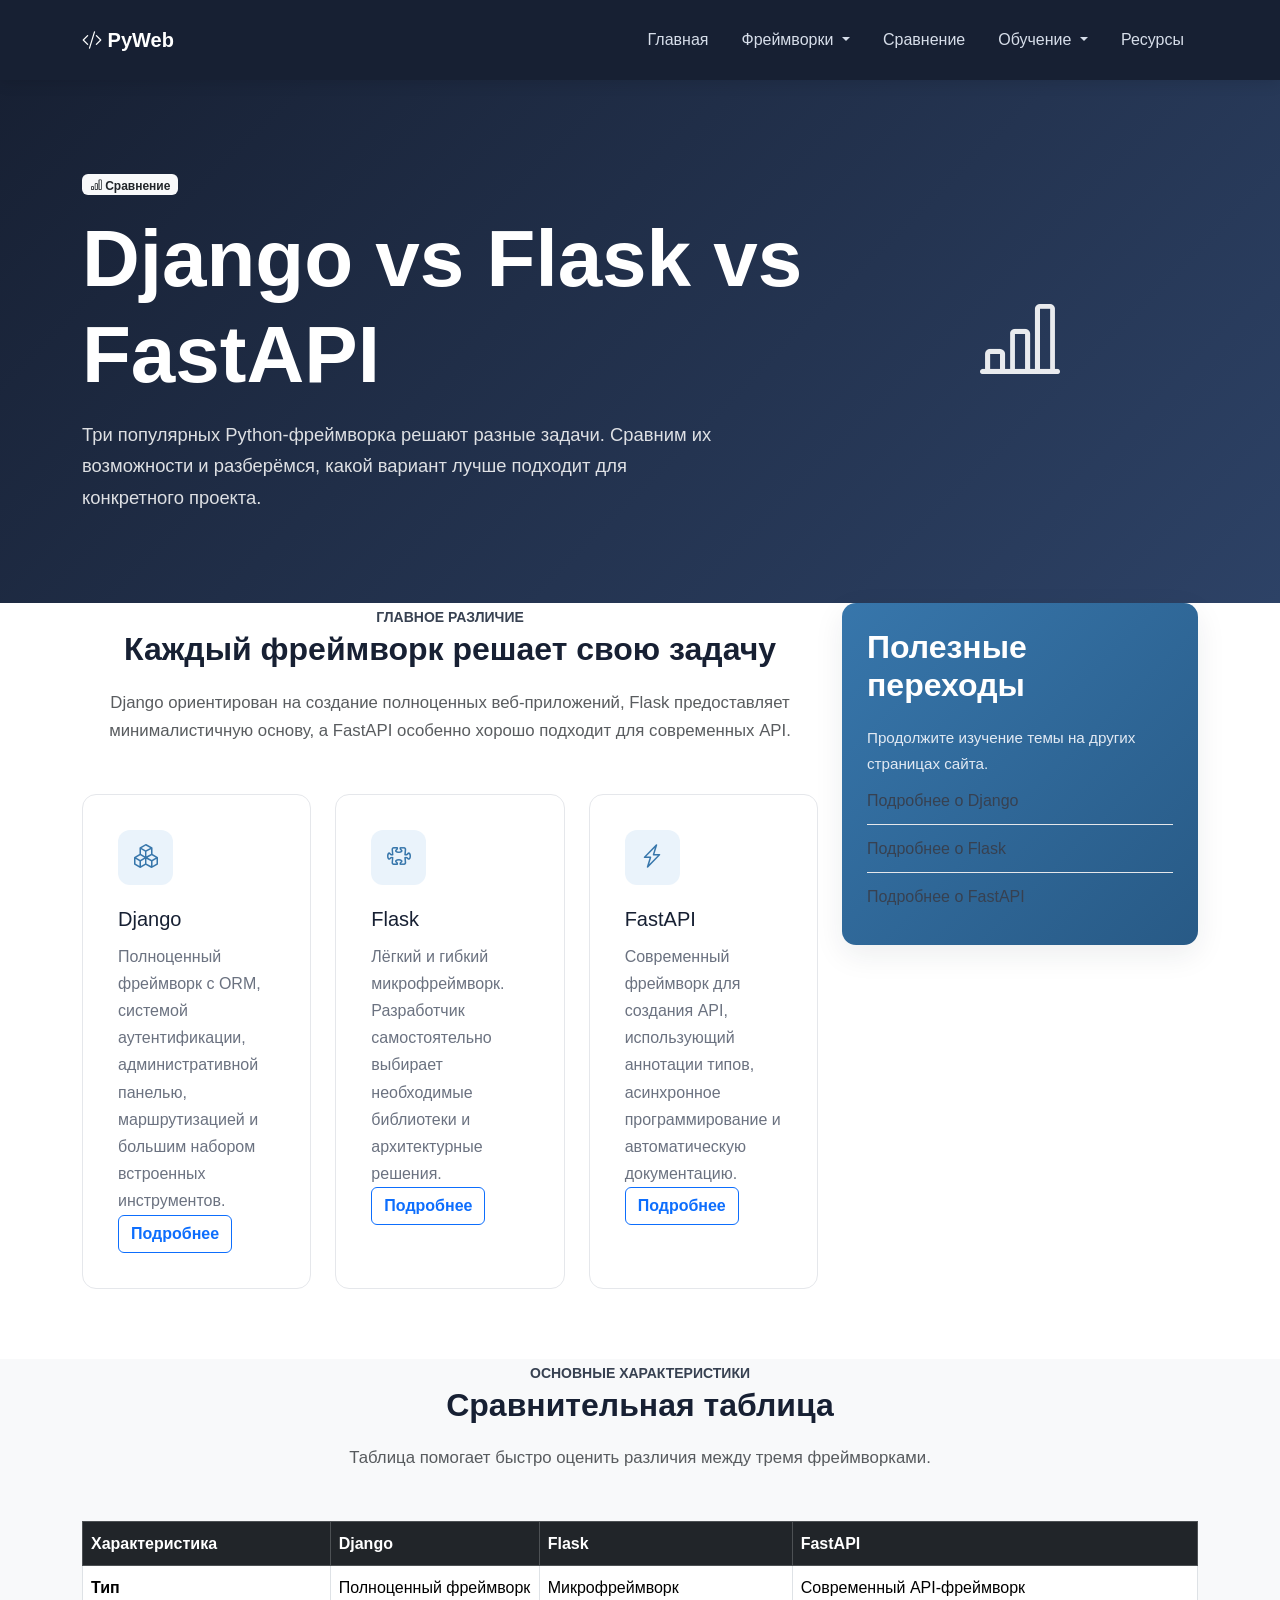
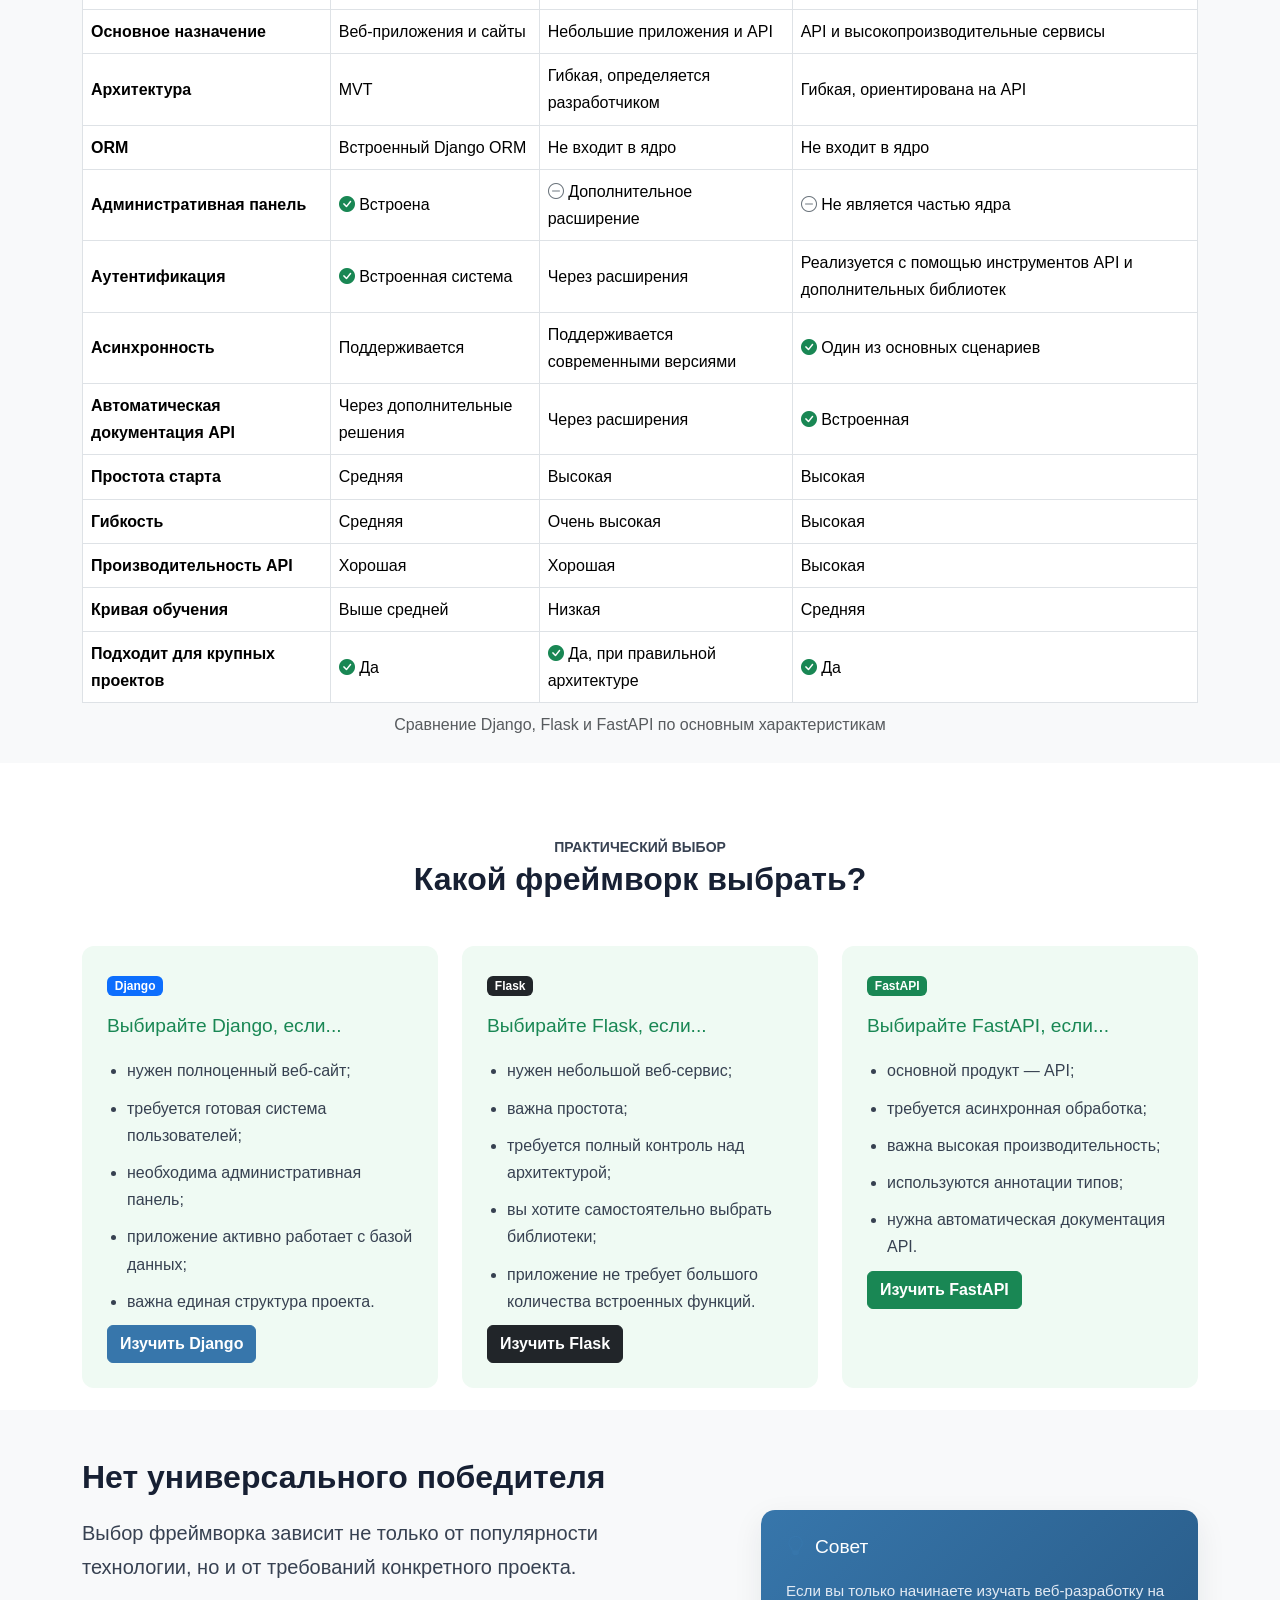
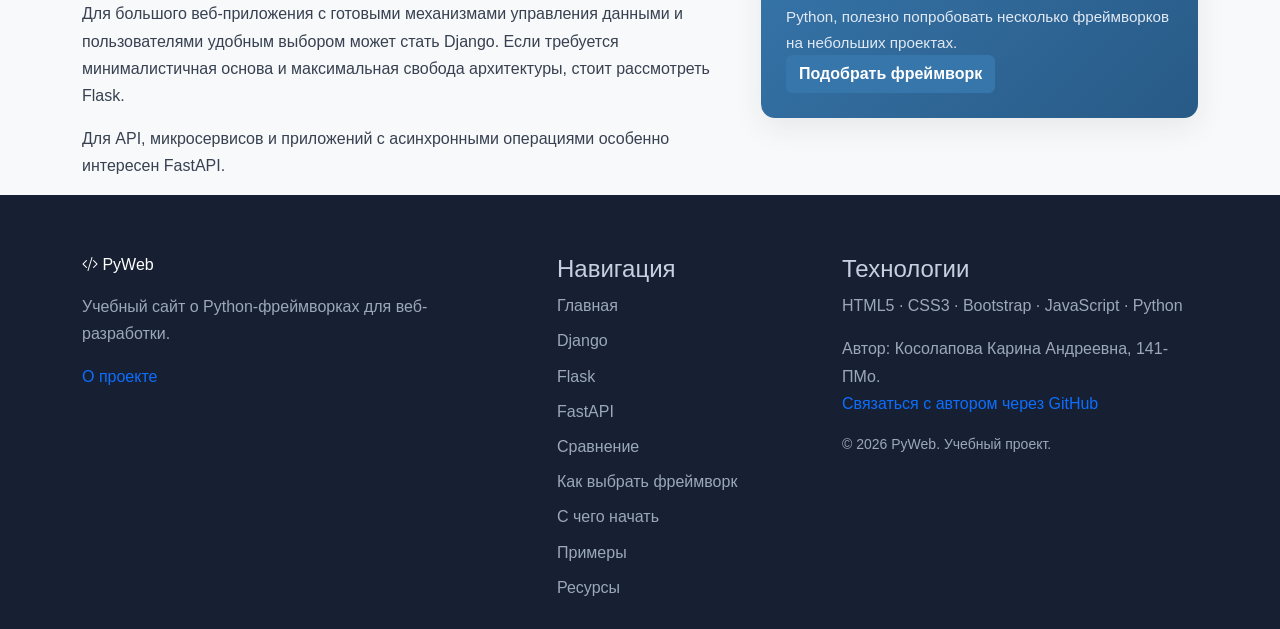
<file: comparison.html>
<!DOCTYPE html>
<html lang="ru">
<head>
    <meta charset="UTF-8">
    <meta name="viewport" content="width=device-width, initial-scale=1.0">

    <meta name="description"
          content="Сравнение Django, Flask и FastAPI — возможностей, производительности и областей применения Python-фреймворков.">
    <meta name="keywords"
          content="Django, Flask, FastAPI, Python, веб-разработка, сравнение фреймворков">

    <title>Сравнение фреймворков — PyWeb</title>

    <!-- Bootstrap -->
    <link
        href="https://cdn.jsdelivr.net/npm/bootstrap@5.3.3/dist/css/bootstrap.min.css"
        rel="stylesheet"
    >

    <!-- Bootstrap Icons -->
    <link
        rel="stylesheet"
        href="https://cdn.jsdelivr.net/npm/bootstrap-icons@1.11.3/font/bootstrap-icons.min.css"
    >

    <!-- Наши стили -->
    <link rel="stylesheet" href="css/style.min.css">
</head>

<body>

<!-- ================= HEADER ================= -->

<header class="site-header sticky-top">
    <nav class="navbar navbar-expand-lg navbar-dark">
        <div class="container">

            <a class="navbar-brand fw-bold" href="index.html">
                <i class="bi bi-code-slash"></i>
                PyWeb
            </a>

            <button
                class="navbar-toggler"
                type="button"
                data-bs-toggle="collapse"
                data-bs-target="#mainNavigation"
                aria-controls="mainNavigation"
                aria-expanded="false"
                aria-label="Открыть меню"
            >
                <span class="navbar-toggler-icon"></span>
            </button>

            <div class="collapse navbar-collapse" id="mainNavigation">

                <ul class="navbar-nav ms-auto align-items-lg-center">

                    <li class="nav-item">
                        <a class="nav-link" href="index.html">Главная</a>
                    </li>

                    <!-- Фреймворки -->
                    <li class="nav-item dropdown">
                        <a class="nav-link dropdown-toggle"
                        href="#"
                        id="frameworksDropdown"
                        role="button"
                        data-bs-toggle="dropdown"
                        aria-expanded="false">
                            Фреймворки
                        </a>

                        <ul class="dropdown-menu dropdown-menu-end"
                            aria-labelledby="frameworksDropdown">

                            <li>
                                <a class="dropdown-item" href="django.html">
                                    Django
                                </a>
                            </li>

                            <li>
                                <a class="dropdown-item" href="flask.html">
                                    Flask
                                </a>
                            </li>

                            <li>
                                <a class="dropdown-item" href="fastapi.html">
                                    FastAPI
                                </a>
                            </li>

                        </ul>
                    </li>

                    <li class="nav-item">
                        <a class="nav-link" href="comparison.html">
                            Сравнение
                        </a>
                    </li>

                    <!-- Обучение -->
                    <li class="nav-item dropdown">
                        <a class="nav-link dropdown-toggle"
                        href="#"
                        id="learningDropdown"
                        role="button"
                        data-bs-toggle="dropdown"
                        aria-expanded="false">
                            Обучение
                        </a>

                        <ul class="dropdown-menu dropdown-menu-end"
                            aria-labelledby="learningDropdown">

                            <li>
                                <a class="dropdown-item" href="choice.html">
                                    Как выбрать?
                                </a>
                            </li>

                            <li>
                                <a class="dropdown-item" href="getting-started.html">
                                    С чего начать
                                </a>
                            </li>

                            <li>
                                <a class="dropdown-item" href="examples.html">
                                    Примеры
                                </a>
                            </li>

                        </ul>
                    </li>

                    <li class="nav-item">
                        <a class="nav-link" href="resources.html">
                            Ресурсы
                        </a>
                    </li>

                </ul>

            </div>

        </div>

    </nav>

</header>



<!-- ================= MAIN ================= -->

<a class="visually-hidden-focusable skip-link" href="#mainContent">Перейти к содержимому</a>
<main id="mainContent">

    <!-- HERO -->

    <section class="framework-page-hero comparison-page-hero">
        <div class="container">

            <div class="row align-items-center">

                <div class="col-lg-8">

                    <span class="badge bg-light text-dark mb-3">
                        <i class="bi bi-bar-chart"></i>
                        Сравнение
                    </span>

                    <h1 class="display-4 fw-bold">
                        Django vs Flask vs FastAPI
                    </h1>

                    <p class="lead mt-3">
                        Три популярных Python-фреймворка решают разные задачи.
                        Сравним их возможности и разберёмся, какой вариант
                        лучше подходит для конкретного проекта.
                    </p>

                </div>

                <div class="col-lg-4 text-center mt-4 mt-lg-0">

                    <i class="bi bi-bar-chart-line display-1"></i>

                </div>

            </div>

        </div>
    </section>


    <!-- INTRODUCTION -->

    <section class="content-section">
        <div class="container">
<div class="row g-4 align-items-start">
<div class="col-lg-8 page-content">

            <div class="section-heading text-center mb-5">

                <span class="text-uppercase small fw-bold">
                    Главное различие
                </span>

                <h2>
                    Каждый фреймворк решает свою задачу
                </h2>

                <p class="text-muted">
                    Django ориентирован на создание полноценных веб-приложений,
                    Flask предоставляет минималистичную основу, а FastAPI
                    особенно хорошо подходит для современных API.
                </p>

            </div>

            <div class="row g-4">

                <div class="col-md-4">

                    <div class="feature-card h-100">

                        <div class="feature-icon">
                            <i class="bi bi-boxes"></i>
                        </div>

                        <h3>Django</h3>

                        <p>
                            Полноценный фреймворк с ORM, системой
                            аутентификации, административной панелью,
                            маршрутизацией и большим набором встроенных
                            инструментов.
                        </p>

                        <a href="django.html" class="btn btn-outline-primary">
                            Подробнее
                        </a>

                    </div>

                </div>


                <div class="col-md-4">

                    <div class="feature-card h-100">

                        <div class="feature-icon">
                            <i class="bi bi-puzzle"></i>
                        </div>

                        <h3>Flask</h3>

                        <p>
                            Лёгкий и гибкий микрофреймворк. Разработчик
                            самостоятельно выбирает необходимые библиотеки
                            и архитектурные решения.
                        </p>

                        <a href="flask.html" class="btn btn-outline-primary">
                            Подробнее
                        </a>

                    </div>

                </div>


                <div class="col-md-4">

                    <div class="feature-card h-100">

                        <div class="feature-icon">
                            <i class="bi bi-lightning-charge"></i>
                        </div>

                        <h3>FastAPI</h3>

                        <p>
                            Современный фреймворк для создания API,
                            использующий аннотации типов, асинхронное
                            программирование и автоматическую документацию.
                        </p>

                        <a href="fastapi.html" class="btn btn-outline-primary">
                            Подробнее
                        </a>

                    </div>

                </div>

            </div>

        
</div>
<aside class="col-lg-4" aria-label="Связанные материалы">
    <div class="sidebar-card sidebar-highlight page-sidebar">
        <h2 class="h4">Полезные переходы</h2>
        <p>Продолжите изучение темы на других страницах сайта.</p>
        <ul class="sidebar-list"><li><a href="django.html">Подробнее о Django</a></li>
<li><a href="flask.html">Подробнее о Flask</a></li>
<li><a href="fastapi.html">Подробнее о FastAPI</a></li></ul>
    </div>
</aside>
</div>
</div>
    </section>


    <!-- COMPARISON TABLE -->

    <section class="content-section bg-light">

        <div class="container">

            <div class="section-heading text-center mb-5">

                <span class="text-uppercase small fw-bold">
                    Основные характеристики
                </span>

                <h2>
                    Сравнительная таблица
                </h2>

                <p class="text-muted">
                    Таблица помогает быстро оценить различия между
                    тремя фреймворками.
                </p>

            </div>


            <div class="table-responsive">

                <table class="table table-bordered table-hover align-middle comparison-table">

                    <caption class="text-center">
                        Сравнение Django, Flask и FastAPI
                        по основным характеристикам
                    </caption>

                    <thead class="table-dark">

                        <tr>

                            <th scope="col">
                                Характеристика
                            </th>

                            <th scope="col">
                                Django
                            </th>

                            <th scope="col">
                                Flask
                            </th>

                            <th scope="col">
                                FastAPI
                            </th>

                        </tr>

                    </thead>

                    <tbody>

                        <tr>

                            <th scope="row">
                                Тип
                            </th>

                            <td>
                                Полноценный фреймворк
                            </td>

                            <td>
                                Микрофреймворк
                            </td>

                            <td>
                                Современный API-фреймворк
                            </td>

                        </tr>


                        <tr>

                            <th scope="row">
                                Основное назначение
                            </th>

                            <td>
                                Веб-приложения и сайты
                            </td>

                            <td>
                                Небольшие приложения и API
                            </td>

                            <td>
                                API и высокопроизводительные сервисы
                            </td>

                        </tr>


                        <tr>

                            <th scope="row">
                                Архитектура
                            </th>

                            <td>
                                MVT
                            </td>

                            <td>
                                Гибкая, определяется разработчиком
                            </td>

                            <td>
                                Гибкая, ориентирована на API
                            </td>

                        </tr>


                        <tr>

                            <th scope="row">
                                ORM
                            </th>

                            <td>
                                Встроенный Django ORM
                            </td>

                            <td>
                                Не входит в ядро
                            </td>

                            <td>
                                Не входит в ядро
                            </td>

                        </tr>


                        <tr>

                            <th scope="row">
                                Административная панель
                            </th>

                            <td>
                                <i class="bi bi-check-circle-fill text-success"></i>
                                Встроена
                            </td>

                            <td>
                                <i class="bi bi-dash-circle text-secondary"></i>
                                Дополнительное расширение
                            </td>

                            <td>
                                <i class="bi bi-dash-circle text-secondary"></i>
                                Не является частью ядра
                            </td>

                        </tr>


                        <tr>

                            <th scope="row">
                                Аутентификация
                            </th>

                            <td>
                                <i class="bi bi-check-circle-fill text-success"></i>
                                Встроенная система
                            </td>

                            <td>
                                Через расширения
                            </td>

                            <td>
                                Реализуется с помощью инструментов API
                                и дополнительных библиотек
                            </td>

                        </tr>


                        <tr>

                            <th scope="row">
                                Асинхронность
                            </th>

                            <td>
                                Поддерживается
                            </td>

                            <td>
                                Поддерживается современными версиями
                            </td>

                            <td>
                                <i class="bi bi-check-circle-fill text-success"></i>
                                Один из основных сценариев
                            </td>

                        </tr>


                        <tr>

                            <th scope="row">
                                Автоматическая документация API
                            </th>

                            <td>
                                Через дополнительные решения
                            </td>

                            <td>
                                Через расширения
                            </td>

                            <td>
                                <i class="bi bi-check-circle-fill text-success"></i>
                                Встроенная
                            </td>

                        </tr>


                        <tr>

                            <th scope="row">
                                Простота старта
                            </th>

                            <td>
                                Средняя
                            </td>

                            <td>
                                Высокая
                            </td>

                            <td>
                                Высокая
                            </td>

                        </tr>


                        <tr>

                            <th scope="row">
                                Гибкость
                            </th>

                            <td>
                                Средняя
                            </td>

                            <td>
                                Очень высокая
                            </td>

                            <td>
                                Высокая
                            </td>

                        </tr>


                        <tr>

                            <th scope="row">
                                Производительность API
                            </th>

                            <td>
                                Хорошая
                            </td>

                            <td>
                                Хорошая
                            </td>

                            <td>
                                Высокая
                            </td>

                        </tr>


                        <tr>

                            <th scope="row">
                                Кривая обучения
                            </th>

                            <td>
                                Выше средней
                            </td>

                            <td>
                                Низкая
                            </td>

                            <td>
                                Средняя
                            </td>

                        </tr>


                        <tr>

                            <th scope="row">
                                Подходит для крупных проектов
                            </th>

                            <td>
                                <i class="bi bi-check-circle-fill text-success"></i>
                                Да
                            </td>

                            <td>
                                <i class="bi bi-check-circle-fill text-success"></i>
                                Да, при правильной архитектуре
                            </td>

                            <td>
                                <i class="bi bi-check-circle-fill text-success"></i>
                                Да
                            </td>

                        </tr>

                    </tbody>

                </table>

            </div>

        </div>

    </section>


    <!-- SCENARIOS -->

    <section class="content-section">

        <div class="container">

            <div class="section-heading text-center mb-5">

                <span class="text-uppercase small fw-bold">
                    Практический выбор
                </span>

                <h2>
                    Какой фреймворк выбрать?
                </h2>

            </div>


            <div class="row g-4">

                <!-- Django -->

                <div class="col-lg-4">

                    <article class="pros-card h-100">

                        <div class="mb-3">
                            <span class="badge bg-primary">
                                Django
                            </span>
                        </div>

                        <h3>
                            Выбирайте Django, если...
                        </h3>

                        <ul>

                            <li>
                                нужен полноценный веб-сайт;
                            </li>

                            <li>
                                требуется готовая система пользователей;
                            </li>

                            <li>
                                необходима административная панель;
                            </li>

                            <li>
                                приложение активно работает с базой данных;
                            </li>

                            <li>
                                важна единая структура проекта.
                            </li>

                        </ul>

                        <a href="django.html" class="btn btn-primary">
                            Изучить Django
                        </a>

                    </article>

                </div>


                <!-- Flask -->

                <div class="col-lg-4">

                    <article class="pros-card h-100">

                        <div class="mb-3">
                            <span class="badge bg-dark">
                                Flask
                            </span>
                        </div>

                        <h3>
                            Выбирайте Flask, если...
                        </h3>

                        <ul>

                            <li>
                                нужен небольшой веб-сервис;
                            </li>

                            <li>
                                важна простота;
                            </li>

                            <li>
                                требуется полный контроль над архитектурой;
                            </li>

                            <li>
                                вы хотите самостоятельно выбрать библиотеки;
                            </li>

                            <li>
                                приложение не требует большого количества
                                встроенных функций.
                            </li>

                        </ul>

                        <a href="flask.html" class="btn btn-dark">
                            Изучить Flask
                        </a>

                    </article>

                </div>


                <!-- FastAPI -->

                <div class="col-lg-4">

                    <article class="pros-card h-100">

                        <div class="mb-3">
                            <span class="badge bg-success">
                                FastAPI
                            </span>
                        </div>

                        <h3>
                            Выбирайте FastAPI, если...
                        </h3>

                        <ul>

                            <li>
                                основной продукт — API;
                            </li>

                            <li>
                                требуется асинхронная обработка;
                            </li>

                            <li>
                                важна высокая производительность;
                            </li>

                            <li>
                                используются аннотации типов;
                            </li>

                            <li>
                                нужна автоматическая документация API.
                            </li>

                        </ul>

                        <a href="fastapi.html" class="btn btn-success">
                            Изучить FastAPI
                        </a>

                    </article>

                </div>

            </div>

        </div>

    </section>


    <!-- DECISION BLOCK -->

    <section class="content-section bg-light">

        <div class="container">

            <div class="row align-items-center g-5">

                <div class="col-lg-7">

                    <h2>
                        Нет универсального победителя
                    </h2>

                    <p class="lead">
                        Выбор фреймворка зависит не только от популярности
                        технологии, но и от требований конкретного проекта.
                    </p>

                    <p>
                        Для большого веб-приложения с готовыми механизмами
                        управления данными и пользователями удобным выбором
                        может стать Django. Если требуется минималистичная
                        основа и максимальная свобода архитектуры, стоит
                        рассмотреть Flask.
                    </p>

                    <p>
                        Для API, микросервисов и приложений с асинхронными
                        операциями особенно интересен FastAPI.
                    </p>

                </div>


                <div class="col-lg-5">

                    <div class="sidebar-card sidebar-highlight">

                        <h3>
                            <i class="bi bi-lightbulb"></i>
                            Совет
                        </h3>

                        <p>
                            Если вы только начинаете изучать веб-разработку
                            на Python, полезно попробовать несколько
                            фреймворков на небольших проектах.
                        </p>

                        <a href="choice.html" class="btn btn-primary">
                            Подобрать фреймворк
                        </a>

                    </div>

                </div>

            </div>

        </div>

    </section>

</main>


<!-- ================= FOOTER ================= -->

<footer class="site-footer">
    <div class="container">
        <div class="row g-4">

            <!-- О сайте -->
            <div class="col-lg-5">
                <h3>
                    <i class="bi bi-code-slash" aria-hidden="true"></i>
                    PyWeb
                </h3>

                <p>
                    Учебный сайт о Python-фреймворках
                    для веб-разработки.
                </p>

                <a href="about.html">О проекте</a>
            </div>

            <!-- Навигация -->
            <div class="col-sm-6 col-lg-3">
                <h4>Навигация</h4>

                <ul class="footer-links">
                    <li><a href="index.html">Главная</a></li>
                    <li><a href="django.html">Django</a></li>
                    <li><a href="flask.html">Flask</a></li>
                    <li><a href="fastapi.html">FastAPI</a></li>
                    <li><a href="comparison.html">Сравнение</a></li>
                    <li><a href="choice.html">Как выбрать фреймворк</a></li>
                    <li><a href="getting-started.html">С чего начать</a></li>
                    <li><a href="examples.html">Примеры</a></li>
                    <li><a href="resources.html">Ресурсы</a></li>
                </ul>
            </div>

            <!-- Технологии и авторские права -->
            <div class="col-sm-6 col-lg-4">
                <h4>Технологии</h4>

                <p>
                    HTML5 · CSS3 · Bootstrap · JavaScript · Python
                </p>
                <p>Автор: Косолапова Карина Андреевна, 141-ПМо.<br>
                    <a href="https://github.com/kiraaa88" target="_blank" rel="noopener noreferrer">Связаться с автором через GitHub</a>
                </p>

                <p class="small mb-0">
                    © <span id="currentYear">2026</span> PyWeb.
                    Учебный проект.
                </p>
            </div>

        </div>
    </div>
</footer>


<!-- Bootstrap JS -->

<script
    src="https://cdn.jsdelivr.net/npm/bootstrap@5.3.3/dist/js/bootstrap.bundle.min.js">
</script>

<script src="js/script.min.js"></script>

</body>
</html>
</file>
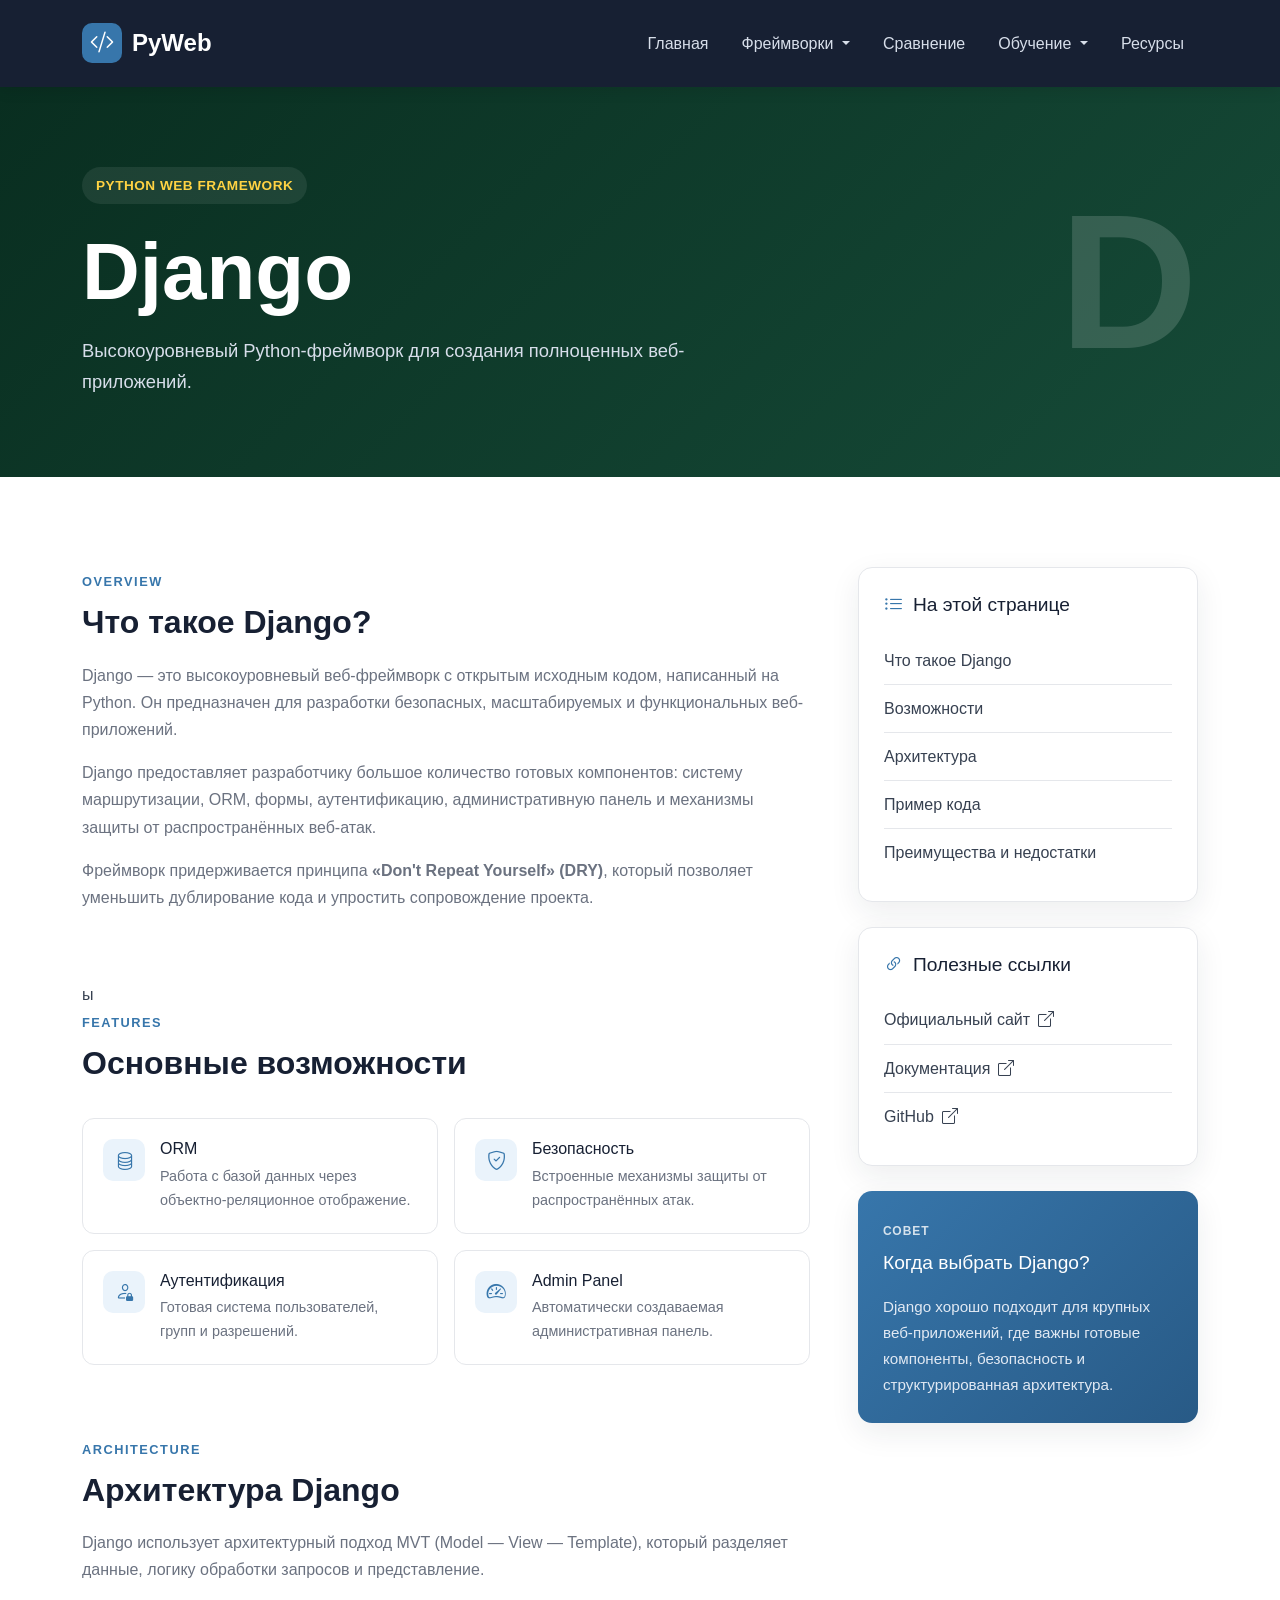
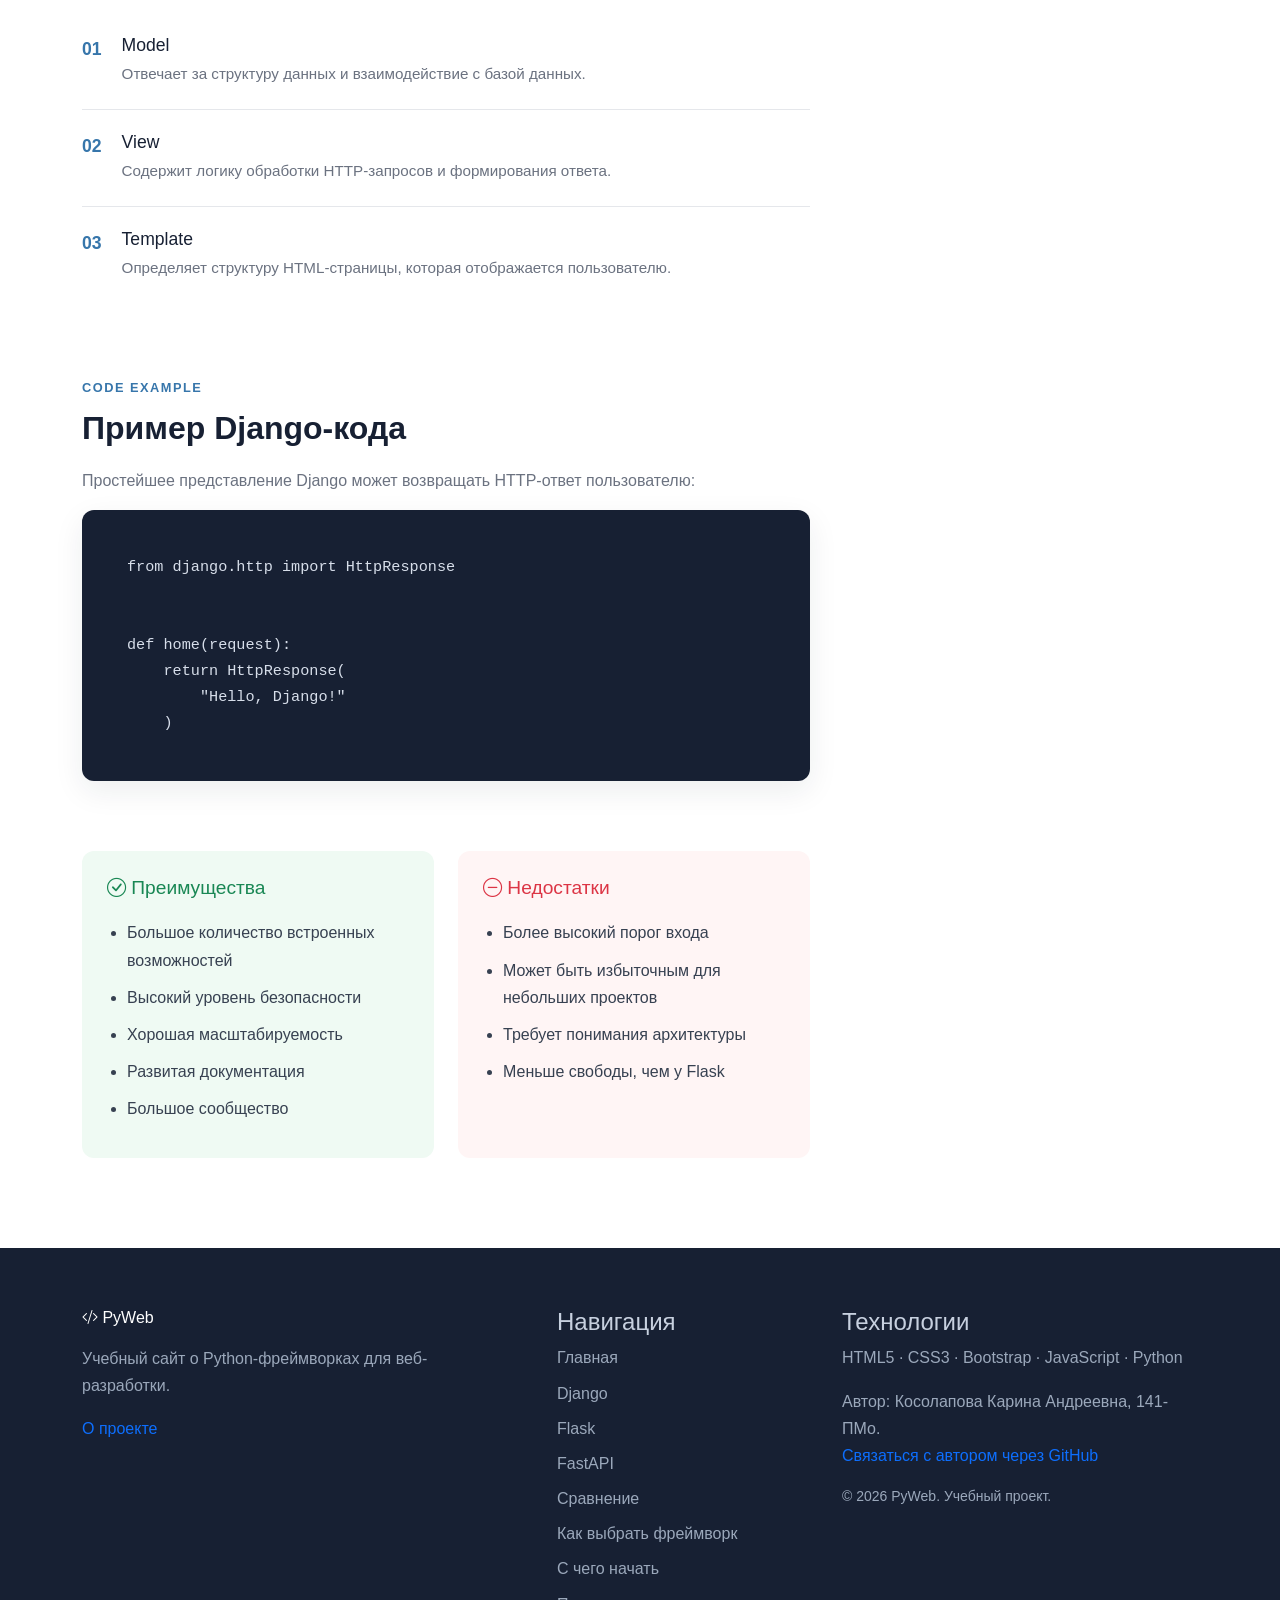
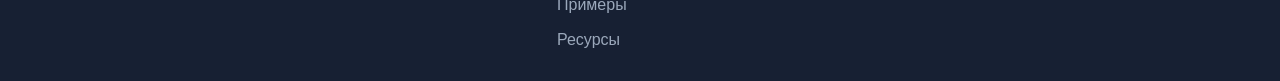
<file: django.html>
<!DOCTYPE html>
<html lang="ru">
<head>
    <meta charset="UTF-8">
    <meta name="viewport" content="width=device-width, initial-scale=1.0">

    <meta name="description"
          content="Django — подробная информация о Python-фреймворке для веб-разработки.">

    <title>Django — PyWeb</title>

    <link
        href="https://cdn.jsdelivr.net/npm/bootstrap@5.3.3/dist/css/bootstrap.min.css"
        rel="stylesheet"
    >

    <link
        rel="stylesheet"
        href="https://cdn.jsdelivr.net/npm/bootstrap-icons@1.11.3/font/bootstrap-icons.min.css"
    >

    <link rel="stylesheet" href="css/style.min.css">
</head>

<body>

<header class="site-header sticky-top">

    <nav class="navbar navbar-expand-lg navbar-dark">

        <div class="container">

            <a class="navbar-brand site-logo" href="index.html">
                <span class="logo-icon">
                    <i class="bi bi-code-slash"></i>
                </span>
                <span>PyWeb</span>
            </a>

            <button
                class="navbar-toggler"
                type="button"
                data-bs-toggle="collapse"
                data-bs-target="#mainNavigation"
                aria-controls="mainNavigation"
                aria-expanded="false"
                aria-label="Открыть меню"
            >
                <span class="navbar-toggler-icon"></span>
            </button>

            <div class="collapse navbar-collapse" id="mainNavigation">

                <ul class="navbar-nav ms-auto align-items-lg-center">

                    <li class="nav-item">
                        <a class="nav-link" href="index.html">Главная</a>
                    </li>

                    <!-- Фреймворки -->
                    <li class="nav-item dropdown">
                        <a class="nav-link dropdown-toggle"
                        href="#"
                        id="frameworksDropdown"
                        role="button"
                        data-bs-toggle="dropdown"
                        aria-expanded="false">
                            Фреймворки
                        </a>

                        <ul class="dropdown-menu dropdown-menu-end"
                            aria-labelledby="frameworksDropdown">

                            <li>
                                <a class="dropdown-item" href="django.html">
                                    Django
                                </a>
                            </li>

                            <li>
                                <a class="dropdown-item" href="flask.html">
                                    Flask
                                </a>
                            </li>

                            <li>
                                <a class="dropdown-item" href="fastapi.html">
                                    FastAPI
                                </a>
                            </li>

                        </ul>
                    </li>

                    <li class="nav-item">
                        <a class="nav-link" href="comparison.html">
                            Сравнение
                        </a>
                    </li>

                    <!-- Обучение -->
                    <li class="nav-item dropdown">
                        <a class="nav-link dropdown-toggle"
                        href="#"
                        id="learningDropdown"
                        role="button"
                        data-bs-toggle="dropdown"
                        aria-expanded="false">
                            Обучение
                        </a>

                        <ul class="dropdown-menu dropdown-menu-end"
                            aria-labelledby="learningDropdown">

                            <li>
                                <a class="dropdown-item" href="choice.html">
                                    Как выбрать?
                                </a>
                            </li>

                            <li>
                                <a class="dropdown-item" href="getting-started.html">
                                    С чего начать
                                </a>
                            </li>

                            <li>
                                <a class="dropdown-item" href="examples.html">
                                    Примеры
                                </a>
                            </li>

                        </ul>
                    </li>

                    <li class="nav-item">
                        <a class="nav-link" href="resources.html">
                            Ресурсы
                        </a>
                    </li>

                </ul>

            </div>

        </div>

    </nav>

</header>



<a class="visually-hidden-focusable skip-link" href="#mainContent">Перейти к содержимому</a>
<main id="mainContent">

    <!-- PAGE HERO -->

    <section class="framework-page-hero django-page-hero">

        <div class="container">

            <div class="row align-items-center">

                <div class="col-lg-8">

                    <span class="hero-badge">
                        PYTHON WEB FRAMEWORK
                    </span>

                    <h1>
                        Django
                    </h1>

                    <p>
                        Высокоуровневый Python-фреймворк для создания
                        полноценных веб-приложений.
                    </p>

                </div>

                <div class="col-lg-4 text-lg-end">

                    <div class="framework-big-letter">
                        D
                    </div>

                </div>

            </div>

        </div>

    </section>


    <!-- MAIN CONTENT -->

    <section class="section-padding">

        <div class="container">

            <div class="row g-5">

                <!-- CONTENT -->

                <div class="col-lg-8">

                    <article>

                        <section id="overview" class="content-section">

                            <span class="section-label">
                                OVERVIEW
                            </span>

                            <h2>
                                Что такое Django?
                            </h2>

                            <p>
                                Django — это высокоуровневый веб-фреймворк
                                с открытым исходным кодом, написанный на Python.
                                Он предназначен для разработки безопасных,
                                масштабируемых и функциональных веб-приложений.
                            </p>

                            <p>
                                Django предоставляет разработчику большое
                                количество готовых компонентов: систему
                                маршрутизации, ORM, формы, аутентификацию,
                                административную панель и механизмы защиты
                                от распространённых веб-атак.
                            </p>

                            <p>
                                Фреймворк придерживается принципа
                                <strong>«Don't Repeat Yourself» (DRY)</strong>,
                                который позволяет уменьшить дублирование
                                кода и упростить сопровождение проекта.
                            </p>

                        </section>
ы

                        <!-- FEATURES -->

                        <section id="features" class="content-section">

                            <span class="section-label">
                                FEATURES
                            </span>

                            <h2>
                                Основные возможности
                            </h2>

                            <div class="row g-3 mt-2">

                                <div class="col-md-6">

                                    <div class="mini-feature">

                                        <i class="bi bi-database"></i>

                                        <div>

                                            <h3>ORM</h3>

                                            <p>
                                                Работа с базой данных
                                                через объектно-реляционное
                                                отображение.
                                            </p>

                                        </div>

                                    </div>

                                </div>


                                <div class="col-md-6">

                                    <div class="mini-feature">

                                        <i class="bi bi-shield-check"></i>

                                        <div>

                                            <h3>Безопасность</h3>

                                            <p>
                                                Встроенные механизмы защиты
                                                от распространённых атак.
                                            </p>

                                        </div>

                                    </div>

                                </div>


                                <div class="col-md-6">

                                    <div class="mini-feature">

                                        <i class="bi bi-person-lock"></i>

                                        <div>

                                            <h3>Аутентификация</h3>

                                            <p>
                                                Готовая система пользователей,
                                                групп и разрешений.
                                            </p>

                                        </div>

                                    </div>

                                </div>


                                <div class="col-md-6">

                                    <div class="mini-feature">

                                        <i class="bi bi-speedometer2"></i>

                                        <div>

                                            <h3>Admin Panel</h3>

                                            <p>
                                                Автоматически создаваемая
                                                административная панель.
                                            </p>

                                        </div>

                                    </div>

                                </div>

                            </div>

                        </section>


                        <!-- ARCHITECTURE -->

                        <section id="architecture" class="content-section">

                            <span class="section-label">
                                ARCHITECTURE
                            </span>

                            <h2>
                                Архитектура Django
                            </h2>

                            <p>
                                Django использует архитектурный подход MVT
                                (Model — View — Template), который разделяет
                                данные, логику обработки запросов и представление.
                            </p>

                            <div class="architecture-list">

                                <div class="architecture-item">

                                    <span class="architecture-number">
                                        01
                                    </span>

                                    <div>
                                        <h3>Model</h3>
                                        <p>
                                            Отвечает за структуру данных
                                            и взаимодействие с базой данных.
                                        </p>
                                    </div>

                                </div>


                                <div class="architecture-item">

                                    <span class="architecture-number">
                                        02
                                    </span>

                                    <div>
                                        <h3>View</h3>
                                        <p>
                                            Содержит логику обработки
                                            HTTP-запросов и формирования ответа.
                                        </p>
                                    </div>

                                </div>


                                <div class="architecture-item">

                                    <span class="architecture-number">
                                        03
                                    </span>

                                    <div>
                                        <h3>Template</h3>
                                        <p>
                                            Определяет структуру HTML-страницы,
                                            которая отображается пользователю.
                                        </p>
                                    </div>

                                </div>

                            </div>

                        </section>


                        <!-- CODE -->

                        <section id="code" class="content-section">

                            <span class="section-label">
                                CODE EXAMPLE
                            </span>

                            <h2>
                                Пример Django-кода
                            </h2>

                            <p>
                                Простейшее представление Django может
                                возвращать HTTP-ответ пользователю:
                            </p>

                            <div class="code-example">

<pre><code>from django.http import HttpResponse


def home(request):
    return HttpResponse(
        "Hello, Django!"
    )</code></pre>

                            </div>

                        </section>


                        <!-- PROS CONS -->

                        <section id="pros" class="content-section">

                            <div class="row g-4">

                                <div class="col-md-6">

                                    <div class="pros-card">

                                        <h3>
                                            <i class="bi bi-check-circle"></i>
                                            Преимущества
                                        </h3>

                                        <ul>
                                            <li>
                                                Большое количество встроенных
                                                возможностей
                                            </li>

                                            <li>
                                                Высокий уровень безопасности
                                            </li>

                                            <li>
                                                Хорошая масштабируемость
                                            </li>

                                            <li>
                                                Развитая документация
                                            </li>

                                            <li>
                                                Большое сообщество
                                            </li>
                                        </ul>

                                    </div>

                                </div>


                                <div class="col-md-6">

                                    <div class="cons-card">

                                        <h3>
                                            <i class="bi bi-dash-circle"></i>
                                            Недостатки
                                        </h3>

                                        <ul>
                                            <li>
                                                Более высокий порог входа
                                            </li>

                                            <li>
                                                Может быть избыточным
                                                для небольших проектов
                                            </li>

                                            <li>
                                                Требует понимания архитектуры
                                            </li>

                                            <li>
                                                Меньше свободы, чем у Flask
                                            </li>
                                        </ul>

                                    </div>

                                </div>

                            </div>

                        </section>

                    </article>

                </div>


                <!-- SIDEBAR -->

                <aside class="col-lg-4">

                    <div class="sidebar-card">

                        <h3>
                            <i class="bi bi-list-ul"></i>
                            На этой странице
                        </h3>

                        <ul class="sidebar-list">

                            <li>
                                <a href="#overview">
                                    Что такое Django
                                </a>
                            </li>

                            <li>
                                <a href="#features">
                                    Возможности
                                </a>
                            </li>

                            <li>
                                <a href="#architecture">
                                    Архитектура
                                </a>
                            </li>

                            <li>
                                <a href="#code">
                                    Пример кода
                                </a>
                            </li>

                            <li>
                                <a href="#pros">
                                    Преимущества и недостатки
                                </a>
                            </li>

                        </ul>

                    </div>


                    <div class="sidebar-card">

                        <h3>
                            <i class="bi bi-link-45deg"></i>
                            Полезные ссылки
                        </h3>

                        <ul class="sidebar-list">

                            <li>
                                <a
                                    href="https://www.djangoproject.com/"
                                    target="_blank"
                                    rel="noopener noreferrer"
                                >
                                    Официальный сайт
                                    <i class="bi bi-box-arrow-up-right"></i>
                                </a>
                            </li>

                            <li>
                                <a
                                    href="https://docs.djangoproject.com/"
                                    target="_blank"
                                    rel="noopener noreferrer"
                                >
                                    Документация
                                    <i class="bi bi-box-arrow-up-right"></i>
                                </a>
                            </li>

                            <li>
                                <a
                                    href="https://github.com/django/django"
                                    target="_blank"
                                    rel="noopener noreferrer"
                                >
                                    GitHub
                                    <i class="bi bi-box-arrow-up-right"></i>
                                </a>
                            </li>

                        </ul>

                    </div>


                    <div class="sidebar-card sidebar-highlight">

                        <span>
                            СОВЕТ
                        </span>

                        <h3>
                            Когда выбрать Django?
                        </h3>

                        <p>
                            Django хорошо подходит для крупных
                            веб-приложений, где важны готовые компоненты,
                            безопасность и структурированная архитектура.
                        </p>

                    </div>

                </aside>

            </div>

        </div>

    </section>

</main>


<!-- ================= FOOTER ================= -->

<footer class="site-footer">
    <div class="container">
        <div class="row g-4">

            <!-- О сайте -->
            <div class="col-lg-5">
                <h3>
                    <i class="bi bi-code-slash" aria-hidden="true"></i>
                    PyWeb
                </h3>

                <p>
                    Учебный сайт о Python-фреймворках
                    для веб-разработки.
                </p>

                <a href="about.html">О проекте</a>
            </div>

            <!-- Навигация -->
            <div class="col-sm-6 col-lg-3">
                <h4>Навигация</h4>

                <ul class="footer-links">
                    <li><a href="index.html">Главная</a></li>
                    <li><a href="django.html">Django</a></li>
                    <li><a href="flask.html">Flask</a></li>
                    <li><a href="fastapi.html">FastAPI</a></li>
                    <li><a href="comparison.html">Сравнение</a></li>
                    <li><a href="choice.html">Как выбрать фреймворк</a></li>
                    <li><a href="getting-started.html">С чего начать</a></li>
                    <li><a href="examples.html">Примеры</a></li>
                    <li><a href="resources.html">Ресурсы</a></li>
                </ul>
            </div>

            <!-- Технологии и авторские права -->
            <div class="col-sm-6 col-lg-4">
                <h4>Технологии</h4>

                <p>
                    HTML5 · CSS3 · Bootstrap · JavaScript · Python
                </p>
                <p>Автор: Косолапова Карина Андреевна, 141-ПМо.<br>
                    <a href="https://github.com/kiraaa88" target="_blank" rel="noopener noreferrer">Связаться с автором через GitHub</a>
                </p>

                <p class="small mb-0">
                    © <span id="currentYear">2026</span> PyWeb.
                    Учебный проект.
                </p>
            </div>

        </div>
    </div>
</footer>


<script
    src="https://cdn.jsdelivr.net/npm/bootstrap@5.3.3/dist/js/bootstrap.bundle.min.js">
</script>

<script src="js/script.min.js"></script>

</body>
</html>
</file>
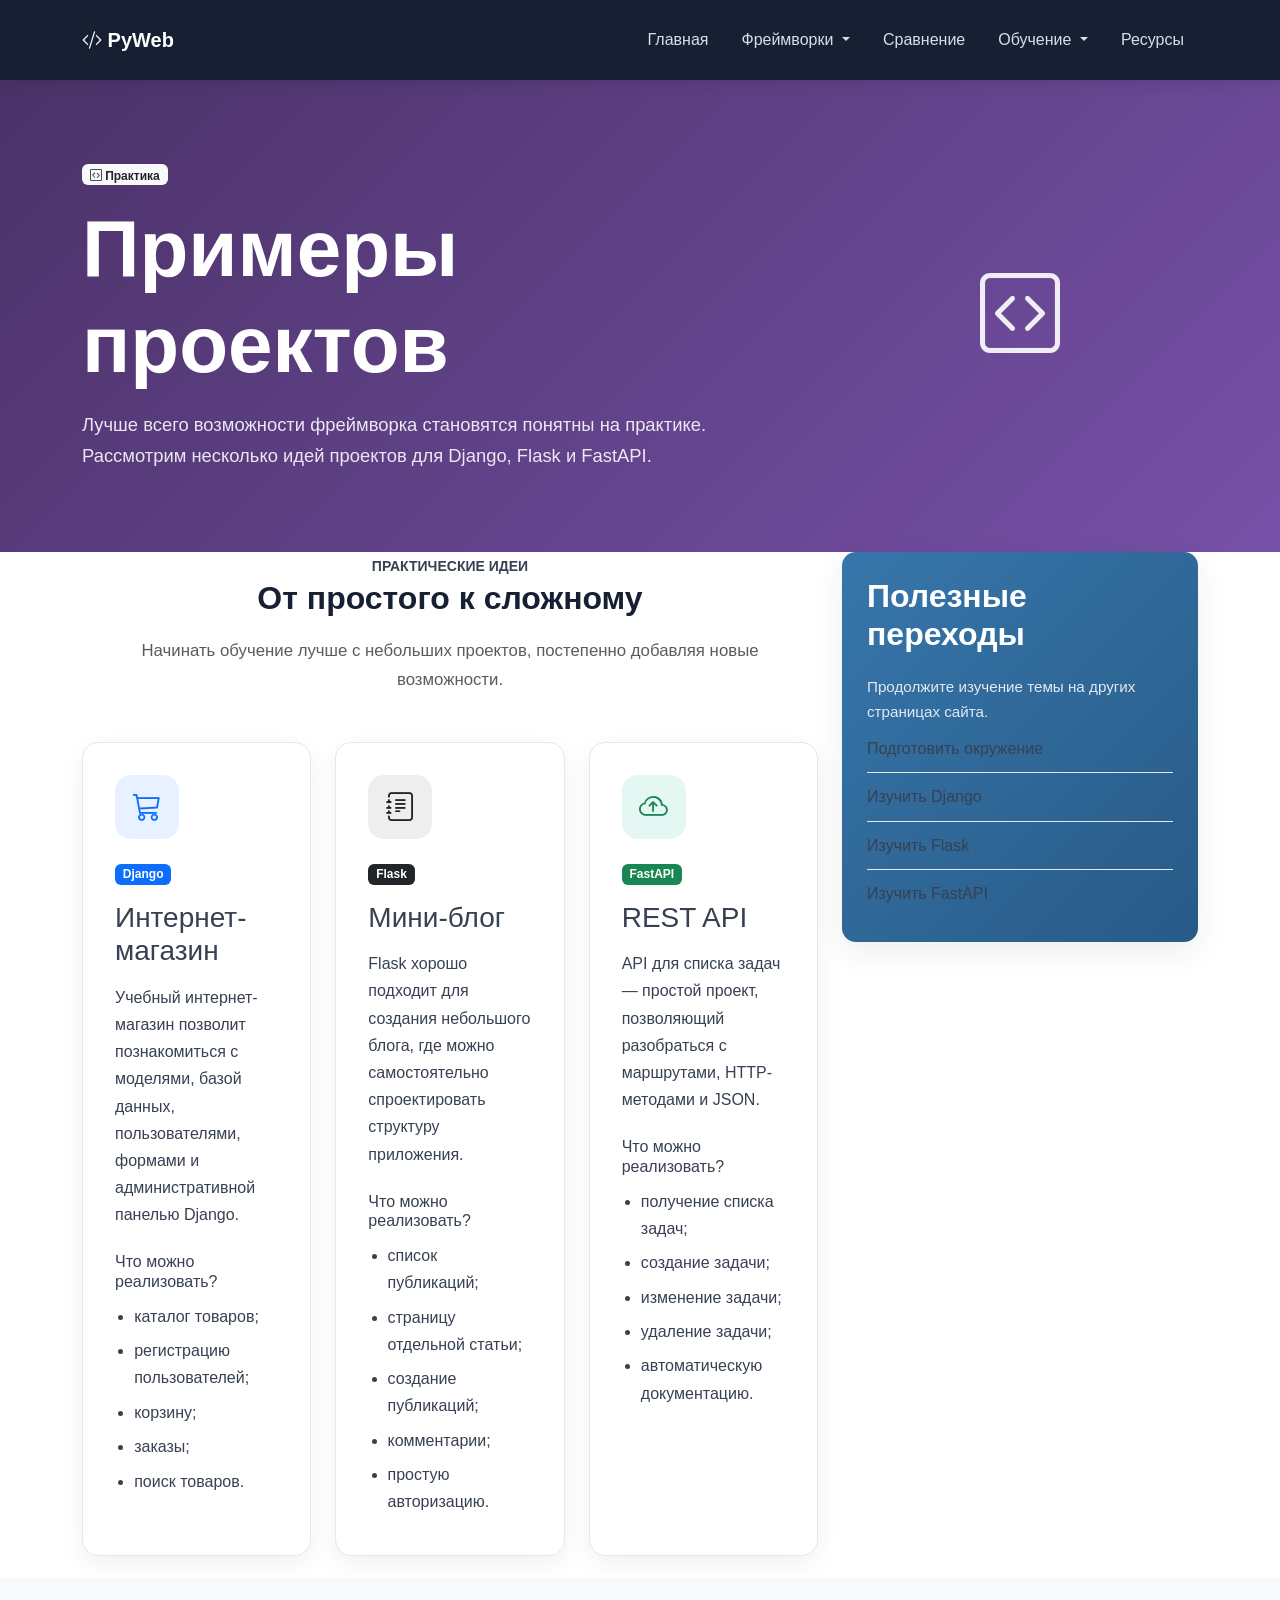
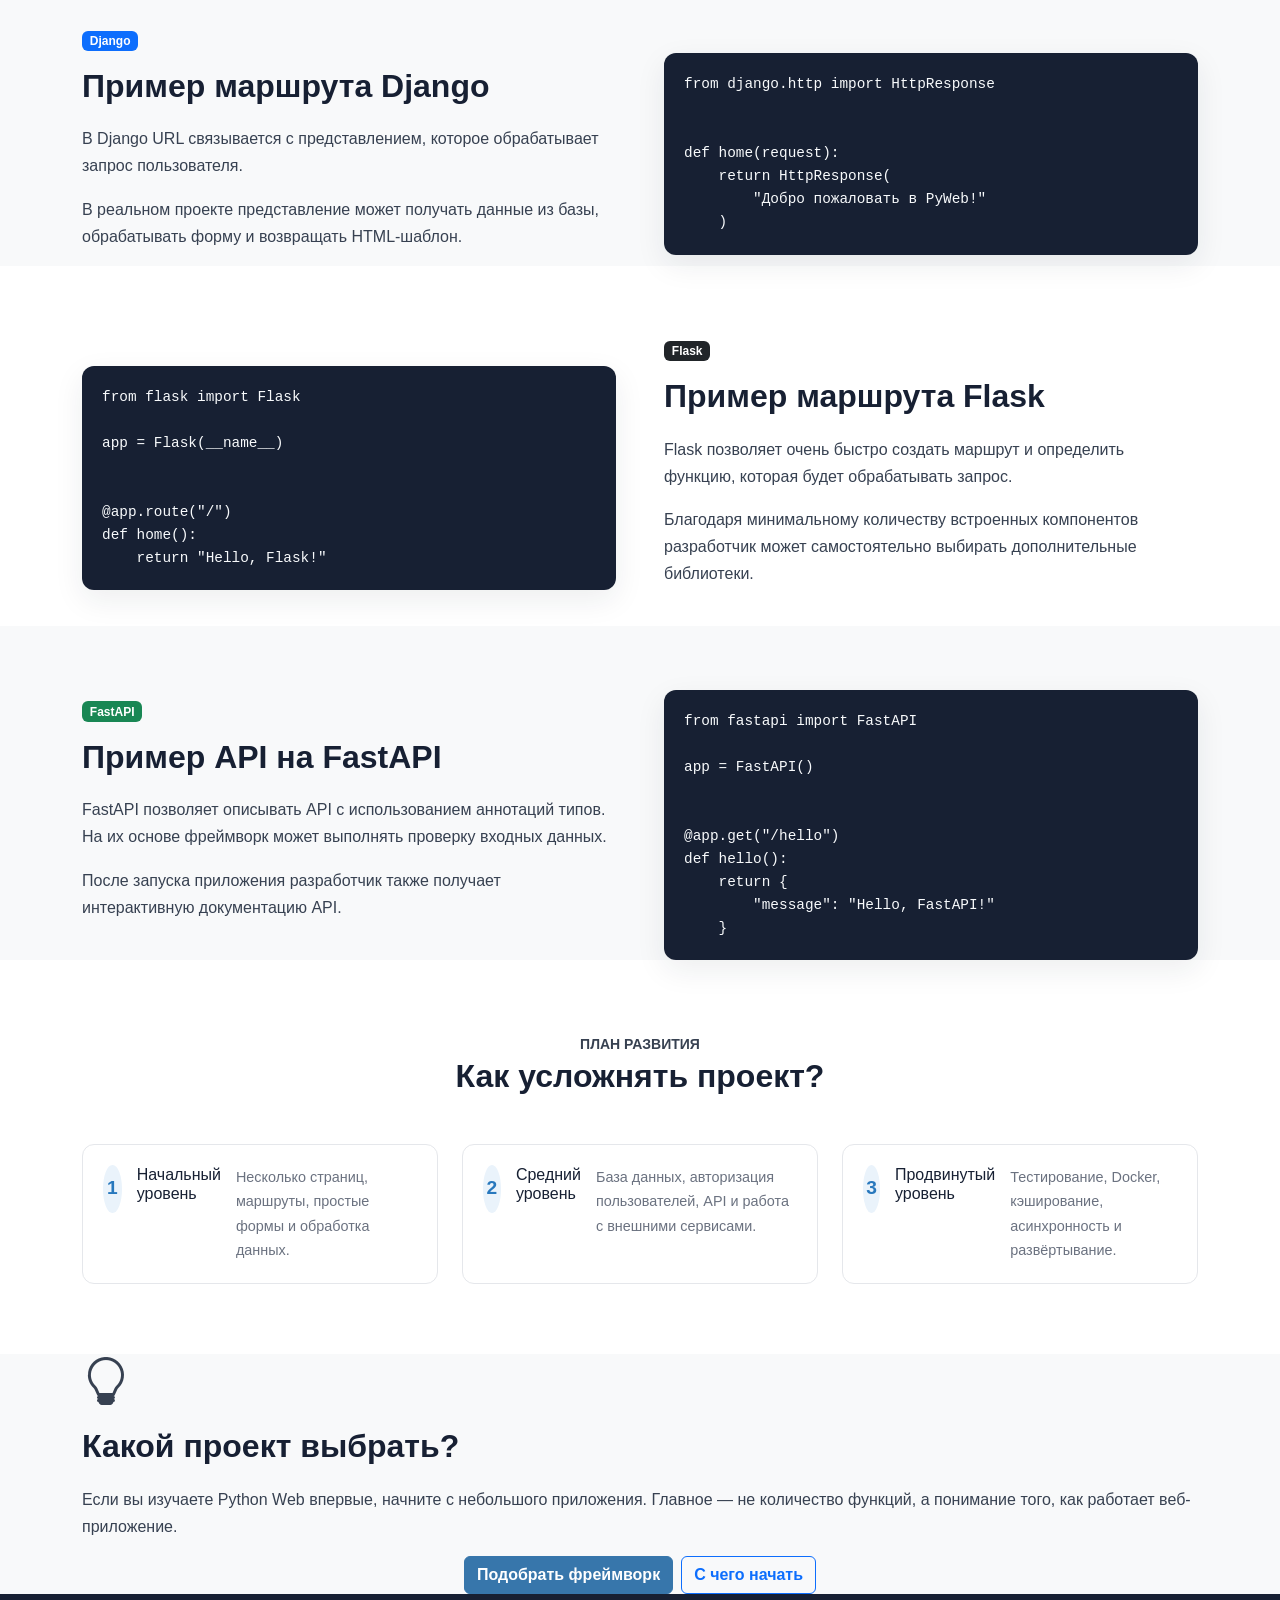
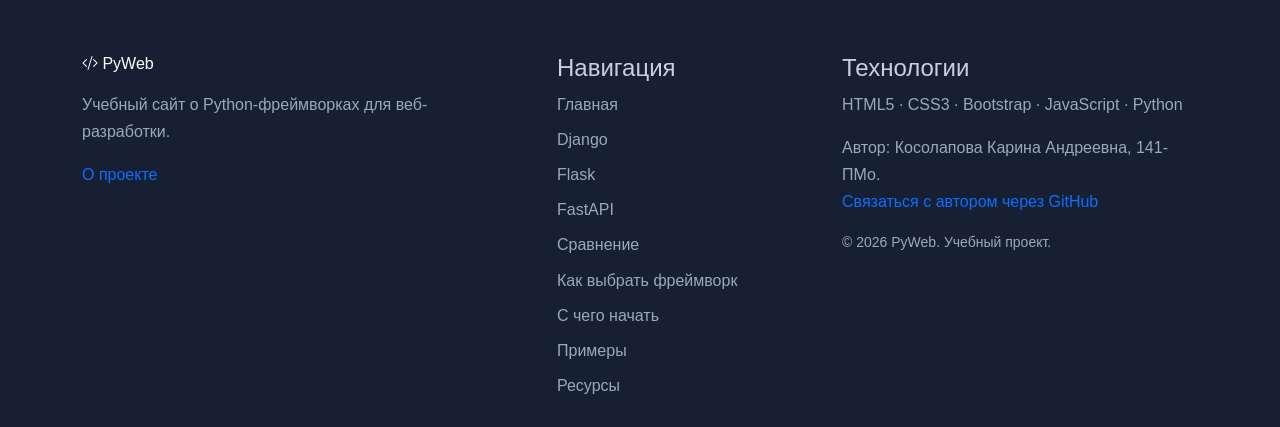
<file: examples.html>
<!DOCTYPE html>
<html lang="ru">
<head>
    <meta charset="UTF-8">
    <meta name="viewport" content="width=device-width, initial-scale=1.0">

    <meta name="description"
          content="Примеры проектов на Django, Flask и FastAPI для изучения Python веб-разработки.">
    <meta name="keywords"
          content="Django проекты, Flask проекты, FastAPI проекты, Python Web, примеры">

    <title>Примеры проектов — PyWeb</title>

    <!-- Bootstrap -->
    <link
        href="https://cdn.jsdelivr.net/npm/bootstrap@5.3.3/dist/css/bootstrap.min.css"
        rel="stylesheet"
    >

    <!-- Bootstrap Icons -->
    <link
        rel="stylesheet"
        href="https://cdn.jsdelivr.net/npm/bootstrap-icons@1.11.3/font/bootstrap-icons.min.css"
    >

    <!-- Наши стили -->
    <link rel="stylesheet" href="css/style.min.css">
</head>

<body>

<!-- ================= HEADER ================= -->

<header class="site-header sticky-top">

    <nav class="navbar navbar-expand-lg navbar-dark">

        <div class="container">

            <a class="navbar-brand fw-bold" href="index.html">
                <i class="bi bi-code-slash"></i>
                PyWeb
            </a>

            <button
                class="navbar-toggler"
                type="button"
                data-bs-toggle="collapse"
                data-bs-target="#mainNavigation"
                aria-controls="mainNavigation"
                aria-expanded="false"
                aria-label="Открыть меню"
            >
                <span class="navbar-toggler-icon"></span>
            </button>

            <div class="collapse navbar-collapse" id="mainNavigation">

                <ul class="navbar-nav ms-auto align-items-lg-center">

                    <li class="nav-item">
                        <a class="nav-link" href="index.html">Главная</a>
                    </li>

                    <!-- Фреймворки -->
                    <li class="nav-item dropdown">
                        <a class="nav-link dropdown-toggle"
                        href="#"
                        id="frameworksDropdown"
                        role="button"
                        data-bs-toggle="dropdown"
                        aria-expanded="false">
                            Фреймворки
                        </a>

                        <ul class="dropdown-menu dropdown-menu-end"
                            aria-labelledby="frameworksDropdown">

                            <li>
                                <a class="dropdown-item" href="django.html">
                                    Django
                                </a>
                            </li>

                            <li>
                                <a class="dropdown-item" href="flask.html">
                                    Flask
                                </a>
                            </li>

                            <li>
                                <a class="dropdown-item" href="fastapi.html">
                                    FastAPI
                                </a>
                            </li>

                        </ul>
                    </li>

                    <li class="nav-item">
                        <a class="nav-link" href="comparison.html">
                            Сравнение
                        </a>
                    </li>

                    <!-- Обучение -->
                    <li class="nav-item dropdown">
                        <a class="nav-link dropdown-toggle"
                        href="#"
                        id="learningDropdown"
                        role="button"
                        data-bs-toggle="dropdown"
                        aria-expanded="false">
                            Обучение
                        </a>

                        <ul class="dropdown-menu dropdown-menu-end"
                            aria-labelledby="learningDropdown">

                            <li>
                                <a class="dropdown-item" href="choice.html">
                                    Как выбрать?
                                </a>
                            </li>

                            <li>
                                <a class="dropdown-item" href="getting-started.html">
                                    С чего начать
                                </a>
                            </li>

                            <li>
                                <a class="dropdown-item" href="examples.html">
                                    Примеры
                                </a>
                            </li>

                        </ul>
                    </li>

                    <li class="nav-item">
                        <a class="nav-link" href="resources.html">
                            Ресурсы
                        </a>
                    </li>

                </ul>

            </div>

        </div>

    </nav>

</header>


<!-- ================= MAIN ================= -->

<a class="visually-hidden-focusable skip-link" href="#mainContent">Перейти к содержимому</a>
<main id="mainContent">

    <!-- HERO -->

    <section class="framework-page-hero examples-page-hero">

        <div class="container">

            <div class="row align-items-center">

                <div class="col-lg-8">

                    <span class="badge bg-light text-dark mb-3">
                        <i class="bi bi-code-square"></i>
                        Практика
                    </span>

                    <h1 class="display-4 fw-bold">
                        Примеры проектов
                    </h1>

                    <p class="lead mt-3">
                        Лучше всего возможности фреймворка становятся
                        понятны на практике. Рассмотрим несколько идей
                        проектов для Django, Flask и FastAPI.
                    </p>

                </div>

                <div class="col-lg-4 text-center mt-4 mt-lg-0">

                    <i class="bi bi-code-square display-1"></i>

                </div>

            </div>

        </div>

    </section>


    <!-- INTRO -->

    <section class="content-section">

        <div class="container">
<div class="row g-4 align-items-start">
<div class="col-lg-8 page-content">

            <div class="section-heading text-center mb-5">

                <span class="text-uppercase small fw-bold">
                    Практические идеи
                </span>

                <h2>
                    От простого к сложному
                </h2>

                <p class="text-muted">
                    Начинать обучение лучше с небольших проектов,
                    постепенно добавляя новые возможности.
                </p>

            </div>


            <div class="row g-4">

                <!-- Django -->

                <div class="col-lg-4">

                    <article class="project-card h-100">

                        <div class="project-card-icon django-icon">
                            <i class="bi bi-cart3"></i>
                        </div>

                        <span class="badge bg-primary mb-3">
                            Django
                        </span>

                        <h3>
                            Интернет-магазин
                        </h3>

                        <p>
                            Учебный интернет-магазин позволит познакомиться
                            с моделями, базой данных, пользователями,
                            формами и административной панелью Django.
                        </p>

                        <h4>
                            Что можно реализовать?
                        </h4>

                        <ul>
                            <li>каталог товаров;</li>
                            <li>регистрацию пользователей;</li>
                            <li>корзину;</li>
                            <li>заказы;</li>
                            <li>поиск товаров.</li>
                        </ul>

                    </article>

                </div>


                <!-- Flask -->

                <div class="col-lg-4">

                    <article class="project-card h-100">

                        <div class="project-card-icon flask-icon">
                            <i class="bi bi-journal-text"></i>
                        </div>

                        <span class="badge bg-dark mb-3">
                            Flask
                        </span>

                        <h3>
                            Мини-блог
                        </h3>

                        <p>
                            Flask хорошо подходит для создания небольшого
                            блога, где можно самостоятельно спроектировать
                            структуру приложения.
                        </p>

                        <h4>
                            Что можно реализовать?
                        </h4>

                        <ul>
                            <li>список публикаций;</li>
                            <li>страницу отдельной статьи;</li>
                            <li>создание публикаций;</li>
                            <li>комментарии;</li>
                            <li>простую авторизацию.</li>
                        </ul>

                    </article>

                </div>


                <!-- FastAPI -->

                <div class="col-lg-4">

                    <article class="project-card h-100">

                        <div class="project-card-icon fastapi-icon">
                            <i class="bi bi-cloud-arrow-up"></i>
                        </div>

                        <span class="badge bg-success mb-3">
                            FastAPI
                        </span>

                        <h3>
                            REST API
                        </h3>

                        <p>
                            API для списка задач — простой проект,
                            позволяющий разобраться с маршрутами,
                            HTTP-методами и JSON.
                        </p>

                        <h4>
                            Что можно реализовать?
                        </h4>

                        <ul>
                            <li>получение списка задач;</li>
                            <li>создание задачи;</li>
                            <li>изменение задачи;</li>
                            <li>удаление задачи;</li>
                            <li>автоматическую документацию.</li>
                        </ul>

                    </article>

                </div>

            </div>

        
</div>
<aside class="col-lg-4" aria-label="Связанные материалы">
    <div class="sidebar-card sidebar-highlight page-sidebar">
        <h2 class="h4">Полезные переходы</h2>
        <p>Продолжите изучение темы на других страницах сайта.</p>
        <ul class="sidebar-list"><li><a href="getting-started.html">Подготовить окружение</a></li>
<li><a href="django.html">Изучить Django</a></li>
<li><a href="flask.html">Изучить Flask</a></li>
<li><a href="fastapi.html">Изучить FastAPI</a></li></ul>
    </div>
</aside>
</div>
</div>

    </section>


    <!-- DJANGO EXAMPLE -->

    <section class="content-section bg-light">

        <div class="container">

            <div class="row align-items-center g-5">

                <div class="col-lg-6">

                    <span class="badge bg-primary mb-3">
                        Django
                    </span>

                    <h2>
                        Пример маршрута Django
                    </h2>

                    <p>
                        В Django URL связывается с представлением,
                        которое обрабатывает запрос пользователя.
                    </p>

                    <p>
                        В реальном проекте представление может получать
                        данные из базы, обрабатывать форму и возвращать
                        HTML-шаблон.
                    </p>

                </div>

                <div class="col-lg-6">

                    <pre class="code-example"><code>from django.http import HttpResponse


def home(request):
    return HttpResponse(
        "Добро пожаловать в PyWeb!"
    )</code></pre>

                </div>

            </div>

        </div>

    </section>


    <!-- FLASK EXAMPLE -->

    <section class="content-section">

        <div class="container">

            <div class="row align-items-center g-5">

                <div class="col-lg-6 order-lg-2">

                    <span class="badge bg-dark mb-3">
                        Flask
                    </span>

                    <h2>
                        Пример маршрута Flask
                    </h2>

                    <p>
                        Flask позволяет очень быстро создать маршрут
                        и определить функцию, которая будет обрабатывать
                        запрос.
                    </p>

                    <p>
                        Благодаря минимальному количеству встроенных
                        компонентов разработчик может самостоятельно
                        выбирать дополнительные библиотеки.
                    </p>

                </div>

                <div class="col-lg-6 order-lg-1">

                    <pre class="code-example"><code>from flask import Flask

app = Flask(__name__)


@app.route("/")
def home():
    return "Hello, Flask!"</code></pre>

                </div>

            </div>

        </div>

    </section>


    <!-- FASTAPI EXAMPLE -->

    <section class="content-section bg-light">

        <div class="container">

            <div class="row align-items-center g-5">

                <div class="col-lg-6">

                    <span class="badge bg-success mb-3">
                        FastAPI
                    </span>

                    <h2>
                        Пример API на FastAPI
                    </h2>

                    <p>
                        FastAPI позволяет описывать API с использованием
                        аннотаций типов. На их основе фреймворк может
                        выполнять проверку входных данных.
                    </p>

                    <p>
                        После запуска приложения разработчик также получает
                        интерактивную документацию API.
                    </p>

                </div>

                <div class="col-lg-6">

                    <pre class="code-example"><code>from fastapi import FastAPI

app = FastAPI()


@app.get("/hello")
def hello():
    return {
        "message": "Hello, FastAPI!"
    }</code></pre>

                </div>

            </div>

        </div>

    </section>


    <!-- PROJECT LEVELS -->

    <section class="content-section">

        <div class="container">

            <div class="section-heading text-center mb-5">

                <span class="text-uppercase small fw-bold">
                    План развития
                </span>

                <h2>
                    Как усложнять проект?
                </h2>

            </div>


            <div class="row g-4">

                <div class="col-md-4">

                    <article class="mini-feature h-100">

                        <div class="project-level-number">
                            1
                        </div>

                        <h3>
                            Начальный уровень
                        </h3>

                        <p>
                            Несколько страниц, маршруты,
                            простые формы и обработка данных.
                        </p>

                    </article>

                </div>


                <div class="col-md-4">

                    <article class="mini-feature h-100">

                        <div class="project-level-number">
                            2
                        </div>

                        <h3>
                            Средний уровень
                        </h3>

                        <p>
                            База данных, авторизация пользователей,
                            API и работа с внешними сервисами.
                        </p>

                    </article>

                </div>


                <div class="col-md-4">

                    <article class="mini-feature h-100">

                        <div class="project-level-number">
                            3
                        </div>

                        <h3>
                            Продвинутый уровень
                        </h3>

                        <p>
                            Тестирование, Docker, кэширование,
                            асинхронность и развёртывание.
                        </p>

                    </article>

                </div>

            </div>

        </div>

    </section>


    <!-- CONCLUSION -->

    <section class="content-section bg-light">

        <div class="container">

            <div class="content-highlight">

                <i class="bi bi-lightbulb display-5"></i>

                <h2 class="mt-3">
                    Какой проект выбрать?
                </h2>

                <p>
                    Если вы изучаете Python Web впервые, начните с небольшого
                    приложения. Главное — не количество функций, а понимание
                    того, как работает веб-приложение.
                </p>

                <div class="d-flex flex-wrap justify-content-center gap-2">

                    <a href="choice.html" class="btn btn-primary">
                        Подобрать фреймворк
                    </a>

                    <a href="getting-started.html" class="btn btn-outline-primary">
                        С чего начать
                    </a>

                </div>

            </div>

        </div>

    </section>

</main>


<!-- ================= FOOTER ================= -->

<footer class="site-footer">
    <div class="container">
        <div class="row g-4">

            <!-- О сайте -->
            <div class="col-lg-5">
                <h3>
                    <i class="bi bi-code-slash" aria-hidden="true"></i>
                    PyWeb
                </h3>

                <p>
                    Учебный сайт о Python-фреймворках
                    для веб-разработки.
                </p>

                <a href="about.html">О проекте</a>
            </div>

            <!-- Навигация -->
            <div class="col-sm-6 col-lg-3">
                <h4>Навигация</h4>

                <ul class="footer-links">
                    <li><a href="index.html">Главная</a></li>
                    <li><a href="django.html">Django</a></li>
                    <li><a href="flask.html">Flask</a></li>
                    <li><a href="fastapi.html">FastAPI</a></li>
                    <li><a href="comparison.html">Сравнение</a></li>
                    <li><a href="choice.html">Как выбрать фреймворк</a></li>
                    <li><a href="getting-started.html">С чего начать</a></li>
                    <li><a href="examples.html">Примеры</a></li>
                    <li><a href="resources.html">Ресурсы</a></li>
                </ul>
            </div>

            <!-- Технологии и авторские права -->
            <div class="col-sm-6 col-lg-4">
                <h4>Технологии</h4>

                <p>
                    HTML5 · CSS3 · Bootstrap · JavaScript · Python
                </p>
                <p>Автор: Косолапова Карина Андреевна, 141-ПМо.<br>
                    <a href="https://github.com/kiraaa88" target="_blank" rel="noopener noreferrer">Связаться с автором через GitHub</a>
                </p>

                <p class="small mb-0">
                    © <span id="currentYear">2026</span> PyWeb.
                    Учебный проект.
                </p>
            </div>

        </div>
    </div>
</footer>


<!-- Bootstrap JS -->

<script
    src="https://cdn.jsdelivr.net/npm/bootstrap@5.3.3/dist/js/bootstrap.bundle.min.js">
</script>

<script src="js/script.min.js"></script>

</body>
</html>
</file>
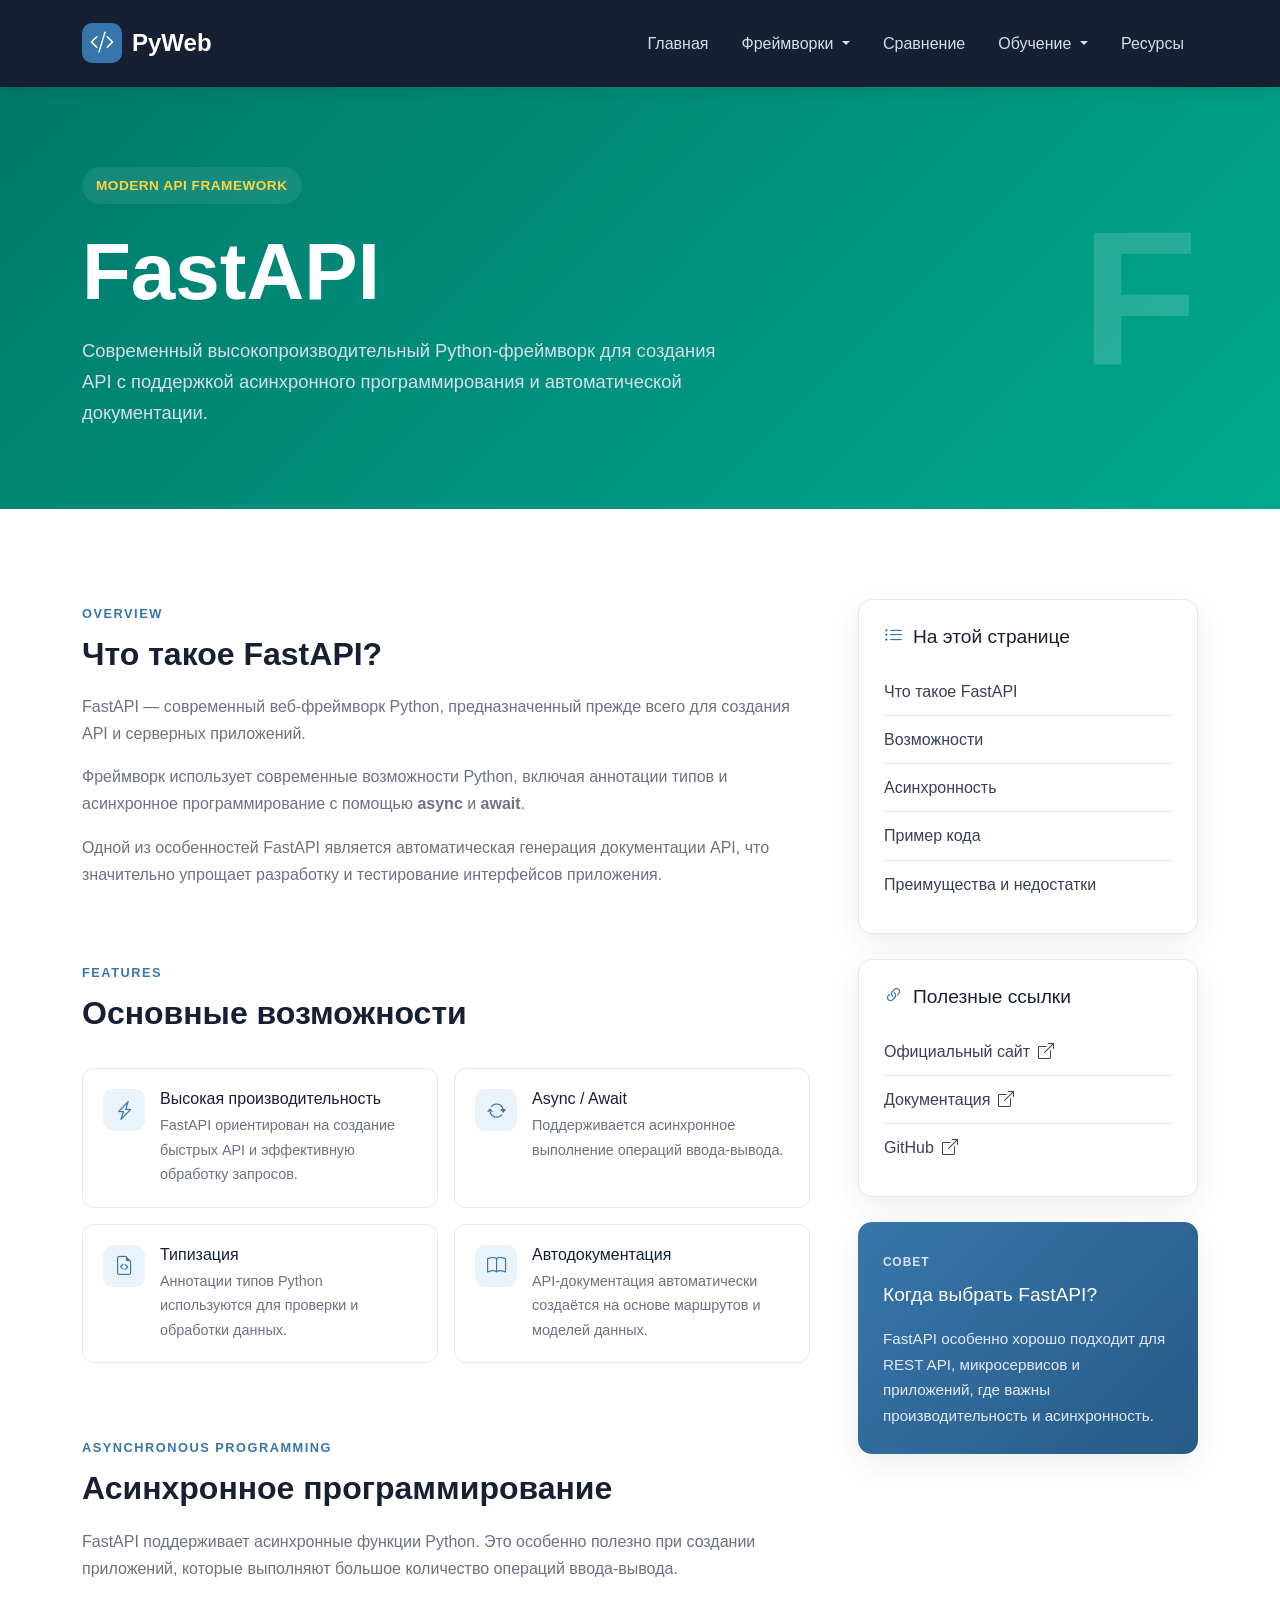
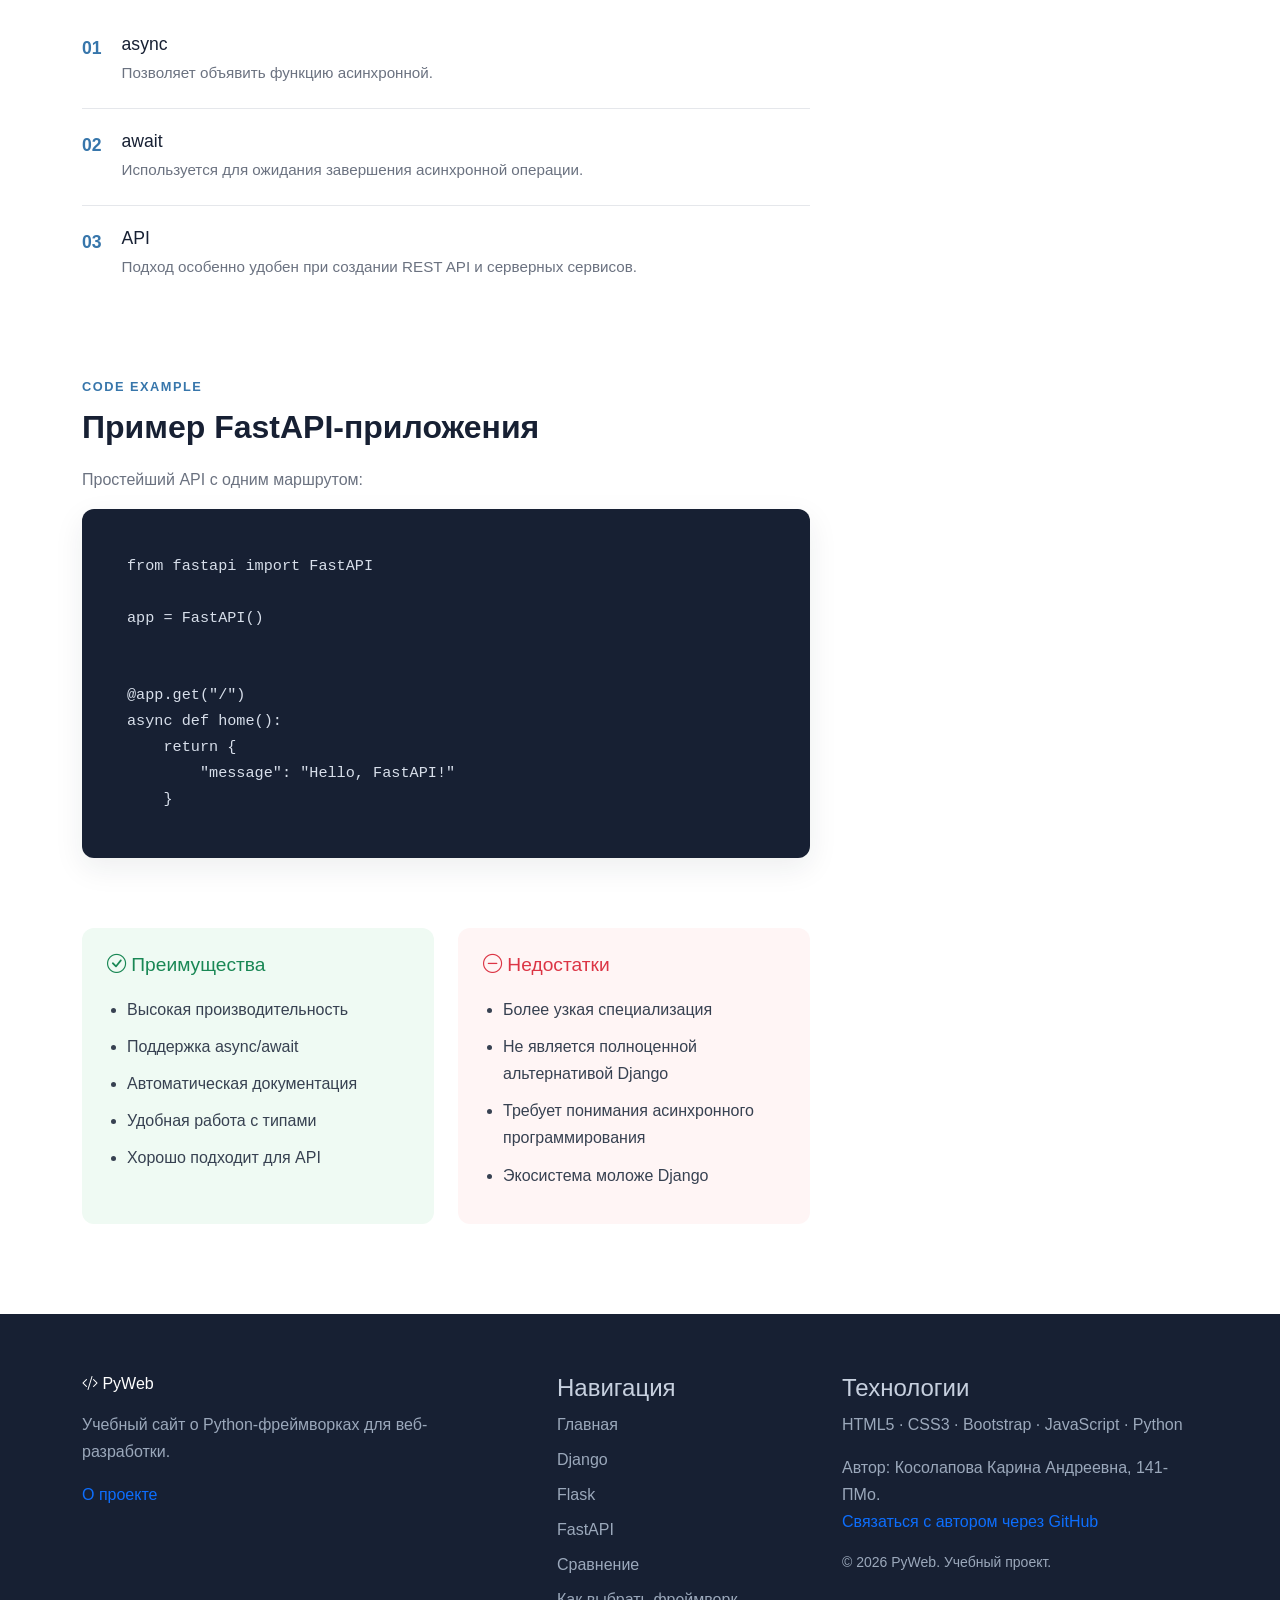
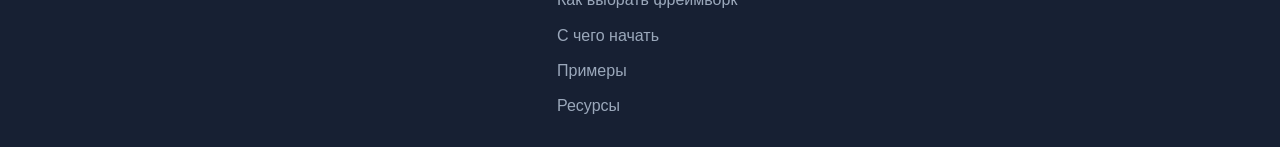
<file: fastapi.html>
<!DOCTYPE html>
<html lang="ru">
<head>
    <meta charset="UTF-8">
    <meta name="viewport" content="width=device-width, initial-scale=1.0">

    <meta name="description"
          content="FastAPI — современный высокопроизводительный Python-фреймворк для создания API.">

    <title>FastAPI — PyWeb</title>

    <link
        href="https://cdn.jsdelivr.net/npm/bootstrap@5.3.3/dist/css/bootstrap.min.css"
        rel="stylesheet"
    >

    <link
        rel="stylesheet"
        href="https://cdn.jsdelivr.net/npm/bootstrap-icons@1.11.3/font/bootstrap-icons.min.css"
    >

    <link rel="stylesheet" href="css/style.min.css">
</head>

<body>

<header class="site-header sticky-top">

    <nav class="navbar navbar-expand-lg navbar-dark">

        <div class="container">

            <a class="navbar-brand site-logo" href="index.html">

                <span class="logo-icon">
                    <i class="bi bi-code-slash"></i>
                </span>

                <span>PyWeb</span>

            </a>


            <button
                class="navbar-toggler"
                type="button"
                data-bs-toggle="collapse"
                data-bs-target="#mainNavigation"
                aria-controls="mainNavigation"
                aria-expanded="false"
                aria-label="Открыть меню"
            >
                <span class="navbar-toggler-icon"></span>
            </button>


            <div class="collapse navbar-collapse" id="mainNavigation">

                <ul class="navbar-nav ms-auto align-items-lg-center">

                    <li class="nav-item">
                        <a class="nav-link" href="index.html">Главная</a>
                    </li>

                    <!-- Фреймворки -->
                    <li class="nav-item dropdown">
                        <a class="nav-link dropdown-toggle"
                        href="#"
                        id="frameworksDropdown"
                        role="button"
                        data-bs-toggle="dropdown"
                        aria-expanded="false">
                            Фреймворки
                        </a>

                        <ul class="dropdown-menu dropdown-menu-end"
                            aria-labelledby="frameworksDropdown">

                            <li>
                                <a class="dropdown-item" href="django.html">
                                    Django
                                </a>
                            </li>

                            <li>
                                <a class="dropdown-item" href="flask.html">
                                    Flask
                                </a>
                            </li>

                            <li>
                                <a class="dropdown-item" href="fastapi.html">
                                    FastAPI
                                </a>
                            </li>

                        </ul>
                    </li>

                    <li class="nav-item">
                        <a class="nav-link" href="comparison.html">
                            Сравнение
                        </a>
                    </li>

                    <!-- Обучение -->
                    <li class="nav-item dropdown">
                        <a class="nav-link dropdown-toggle"
                        href="#"
                        id="learningDropdown"
                        role="button"
                        data-bs-toggle="dropdown"
                        aria-expanded="false">
                            Обучение
                        </a>

                        <ul class="dropdown-menu dropdown-menu-end"
                            aria-labelledby="learningDropdown">

                            <li>
                                <a class="dropdown-item" href="choice.html">
                                    Как выбрать?
                                </a>
                            </li>

                            <li>
                                <a class="dropdown-item" href="getting-started.html">
                                    С чего начать
                                </a>
                            </li>

                            <li>
                                <a class="dropdown-item" href="examples.html">
                                    Примеры
                                </a>
                            </li>

                        </ul>
                    </li>

                    <li class="nav-item">
                        <a class="nav-link" href="resources.html">
                            Ресурсы
                        </a>
                    </li>

                </ul>

            </div>

        </div>

    </nav>

</header>


<a class="visually-hidden-focusable skip-link" href="#mainContent">Перейти к содержимому</a>
<main id="mainContent">

    <!-- PAGE HERO -->

    <section class="framework-page-hero fastapi-page-hero">

        <div class="container">

            <div class="row align-items-center">

                <div class="col-lg-8">

                    <span class="hero-badge">
                        MODERN API FRAMEWORK
                    </span>

                    <h1>
                        FastAPI
                    </h1>

                    <p>
                        Современный высокопроизводительный Python-фреймворк
                        для создания API с поддержкой асинхронного
                        программирования и автоматической документации.
                    </p>

                </div>

                <div class="col-lg-4 text-lg-end">

                    <div class="framework-big-letter">
                        F
                    </div>

                </div>

            </div>

        </div>

    </section>


    <!-- MAIN CONTENT -->

    <section class="section-padding">

        <div class="container">

            <div class="row g-5">

                <!-- CONTENT -->

                <div class="col-lg-8">

                    <article>

                        <!-- OVERVIEW -->

                        <section id="overview" class="content-section">

                            <span class="section-label">
                                OVERVIEW
                            </span>

                            <h2>
                                Что такое FastAPI?
                            </h2>

                            <p>
                                FastAPI — современный веб-фреймворк Python,
                                предназначенный прежде всего для создания
                                API и серверных приложений.
                            </p>

                            <p>
                                Фреймворк использует современные возможности
                                Python, включая аннотации типов и асинхронное
                                программирование с помощью
                                <strong>async</strong> и <strong>await</strong>.
                            </p>

                            <p>
                                Одной из особенностей FastAPI является
                                автоматическая генерация документации API,
                                что значительно упрощает разработку
                                и тестирование интерфейсов приложения.
                            </p>

                        </section>


                        <!-- FEATURES -->

                        <section id="features" class="content-section">

                            <span class="section-label">
                                FEATURES
                            </span>

                            <h2>
                                Основные возможности
                            </h2>

                            <div class="row g-3 mt-2">

                                <div class="col-md-6">

                                    <div class="mini-feature">

                                        <i class="bi bi-lightning-charge"></i>

                                        <div>

                                            <h3>Высокая производительность</h3>

                                            <p>
                                                FastAPI ориентирован на создание
                                                быстрых API и эффективную
                                                обработку запросов.
                                            </p>

                                        </div>

                                    </div>

                                </div>


                                <div class="col-md-6">

                                    <div class="mini-feature">

                                        <i class="bi bi-arrow-repeat"></i>

                                        <div>

                                            <h3>Async / Await</h3>

                                            <p>
                                                Поддерживается асинхронное
                                                выполнение операций ввода-вывода.
                                            </p>

                                        </div>

                                    </div>

                                </div>


                                <div class="col-md-6">

                                    <div class="mini-feature">

                                        <i class="bi bi-file-earmark-code"></i>

                                        <div>

                                            <h3>Типизация</h3>

                                            <p>
                                                Аннотации типов Python используются
                                                для проверки и обработки данных.
                                            </p>

                                        </div>

                                    </div>

                                </div>


                                <div class="col-md-6">

                                    <div class="mini-feature">

                                        <i class="bi bi-book"></i>

                                        <div>

                                            <h3>Автодокументация</h3>

                                            <p>
                                                API-документация автоматически
                                                создаётся на основе маршрутов
                                                и моделей данных.
                                            </p>

                                        </div>

                                    </div>

                                </div>

                            </div>

                        </section>


                        <!-- ASYNC -->

                        <section id="async" class="content-section">

                            <span class="section-label">
                                ASYNCHRONOUS PROGRAMMING
                            </span>

                            <h2>
                                Асинхронное программирование
                            </h2>

                            <p>
                                FastAPI поддерживает асинхронные функции
                                Python. Это особенно полезно при создании
                                приложений, которые выполняют большое
                                количество операций ввода-вывода.
                            </p>

                            <div class="architecture-list">

                                <div class="architecture-item">

                                    <span class="architecture-number">
                                        01
                                    </span>

                                    <div>

                                        <h3>async</h3>

                                        <p>
                                            Позволяет объявить функцию
                                            асинхронной.
                                        </p>

                                    </div>

                                </div>


                                <div class="architecture-item">

                                    <span class="architecture-number">
                                        02
                                    </span>

                                    <div>

                                        <h3>await</h3>

                                        <p>
                                            Используется для ожидания
                                            завершения асинхронной операции.
                                        </p>

                                    </div>

                                </div>


                                <div class="architecture-item">

                                    <span class="architecture-number">
                                        03
                                    </span>

                                    <div>

                                        <h3>API</h3>

                                        <p>
                                            Подход особенно удобен при создании
                                            REST API и серверных сервисов.
                                        </p>

                                    </div>

                                </div>

                            </div>

                        </section>


                        <!-- CODE -->

                        <section id="code" class="content-section">

                            <span class="section-label">
                                CODE EXAMPLE
                            </span>

                            <h2>
                                Пример FastAPI-приложения
                            </h2>

                            <p>
                                Простейший API с одним маршрутом:
                            </p>

                            <div class="code-example">

<pre><code>from fastapi import FastAPI

app = FastAPI()


@app.get("/")
async def home():
    return {
        "message": "Hello, FastAPI!"
    }</code></pre>

                            </div>

                        </section>


                        <!-- PROS CONS -->

                        <section id="pros" class="content-section">

                            <div class="row g-4">

                                <div class="col-md-6">

                                    <div class="pros-card">

                                        <h3>
                                            <i class="bi bi-check-circle"></i>
                                            Преимущества
                                        </h3>

                                        <ul>

                                            <li>
                                                Высокая производительность
                                            </li>

                                            <li>
                                                Поддержка async/await
                                            </li>

                                            <li>
                                                Автоматическая документация
                                            </li>

                                            <li>
                                                Удобная работа с типами
                                            </li>

                                            <li>
                                                Хорошо подходит для API
                                            </li>

                                        </ul>

                                    </div>

                                </div>


                                <div class="col-md-6">

                                    <div class="cons-card">

                                        <h3>
                                            <i class="bi bi-dash-circle"></i>
                                            Недостатки
                                        </h3>

                                        <ul>

                                            <li>
                                                Более узкая специализация
                                            </li>

                                            <li>
                                                Не является полноценной
                                                альтернативой Django
                                            </li>

                                            <li>
                                                Требует понимания асинхронного
                                                программирования
                                            </li>

                                            <li>
                                                Экосистема моложе Django
                                            </li>

                                        </ul>

                                    </div>

                                </div>

                            </div>

                        </section>

                    </article>

                </div>


                <!-- SIDEBAR -->

                <aside class="col-lg-4">

                    <div class="sidebar-card">

                        <h3>
                            <i class="bi bi-list-ul"></i>
                            На этой странице
                        </h3>

                        <ul class="sidebar-list">

                            <li>
                                <a href="#overview">
                                    Что такое FastAPI
                                </a>
                            </li>

                            <li>
                                <a href="#features">
                                    Возможности
                                </a>
                            </li>

                            <li>
                                <a href="#async">
                                    Асинхронность
                                </a>
                            </li>

                            <li>
                                <a href="#code">
                                    Пример кода
                                </a>
                            </li>

                            <li>
                                <a href="#pros">
                                    Преимущества и недостатки
                                </a>
                            </li>

                        </ul>

                    </div>


                    <div class="sidebar-card">

                        <h3>
                            <i class="bi bi-link-45deg"></i>
                            Полезные ссылки
                        </h3>

                        <ul class="sidebar-list">

                            <li>

                                <a
                                    href="https://fastapi.tiangolo.com/"
                                    target="_blank"
                                    rel="noopener noreferrer"
                                >
                                    Официальный сайт
                                    <i class="bi bi-box-arrow-up-right"></i>
                                </a>

                            </li>

                            <li>

                                <a
                                    href="https://fastapi.tiangolo.com/tutorial/"
                                    target="_blank"
                                    rel="noopener noreferrer"
                                >
                                    Документация
                                    <i class="bi bi-box-arrow-up-right"></i>
                                </a>

                            </li>

                            <li>

                                <a
                                    href="https://github.com/fastapi/fastapi"
                                    target="_blank"
                                    rel="noopener noreferrer"
                                >
                                    GitHub
                                    <i class="bi bi-box-arrow-up-right"></i>
                                </a>

                            </li>

                        </ul>

                    </div>


                    <div class="sidebar-card sidebar-highlight">

                        <span>
                            СОВЕТ
                        </span>

                        <h3>
                            Когда выбрать FastAPI?
                        </h3>

                        <p>
                            FastAPI особенно хорошо подходит для REST API,
                            микросервисов и приложений, где важны
                            производительность и асинхронность.
                        </p>

                    </div>

                </aside>

            </div>

        </div>

    </section>

</main>


<!-- ================= FOOTER ================= -->

<footer class="site-footer">
    <div class="container">
        <div class="row g-4">

            <!-- О сайте -->
            <div class="col-lg-5">
                <h3>
                    <i class="bi bi-code-slash" aria-hidden="true"></i>
                    PyWeb
                </h3>

                <p>
                    Учебный сайт о Python-фреймворках
                    для веб-разработки.
                </p>

                <a href="about.html">О проекте</a>
            </div>

            <!-- Навигация -->
            <div class="col-sm-6 col-lg-3">
                <h4>Навигация</h4>

                <ul class="footer-links">
                    <li><a href="index.html">Главная</a></li>
                    <li><a href="django.html">Django</a></li>
                    <li><a href="flask.html">Flask</a></li>
                    <li><a href="fastapi.html">FastAPI</a></li>
                    <li><a href="comparison.html">Сравнение</a></li>
                    <li><a href="choice.html">Как выбрать фреймворк</a></li>
                    <li><a href="getting-started.html">С чего начать</a></li>
                    <li><a href="examples.html">Примеры</a></li>
                    <li><a href="resources.html">Ресурсы</a></li>
                </ul>
            </div>

            <!-- Технологии и авторские права -->
            <div class="col-sm-6 col-lg-4">
                <h4>Технологии</h4>

                <p>
                    HTML5 · CSS3 · Bootstrap · JavaScript · Python
                </p>
                <p>Автор: Косолапова Карина Андреевна, 141-ПМо.<br>
                    <a href="https://github.com/kiraaa88" target="_blank" rel="noopener noreferrer">Связаться с автором через GitHub</a>
                </p>

                <p class="small mb-0">
                    © <span id="currentYear">2026</span> PyWeb.
                    Учебный проект.
                </p>
            </div>

        </div>
    </div>
</footer>


<script
    src="https://cdn.jsdelivr.net/npm/bootstrap@5.3.3/dist/js/bootstrap.bundle.min.js">
</script>

<script src="js/script.min.js"></script>

</body>
</html>
</file>
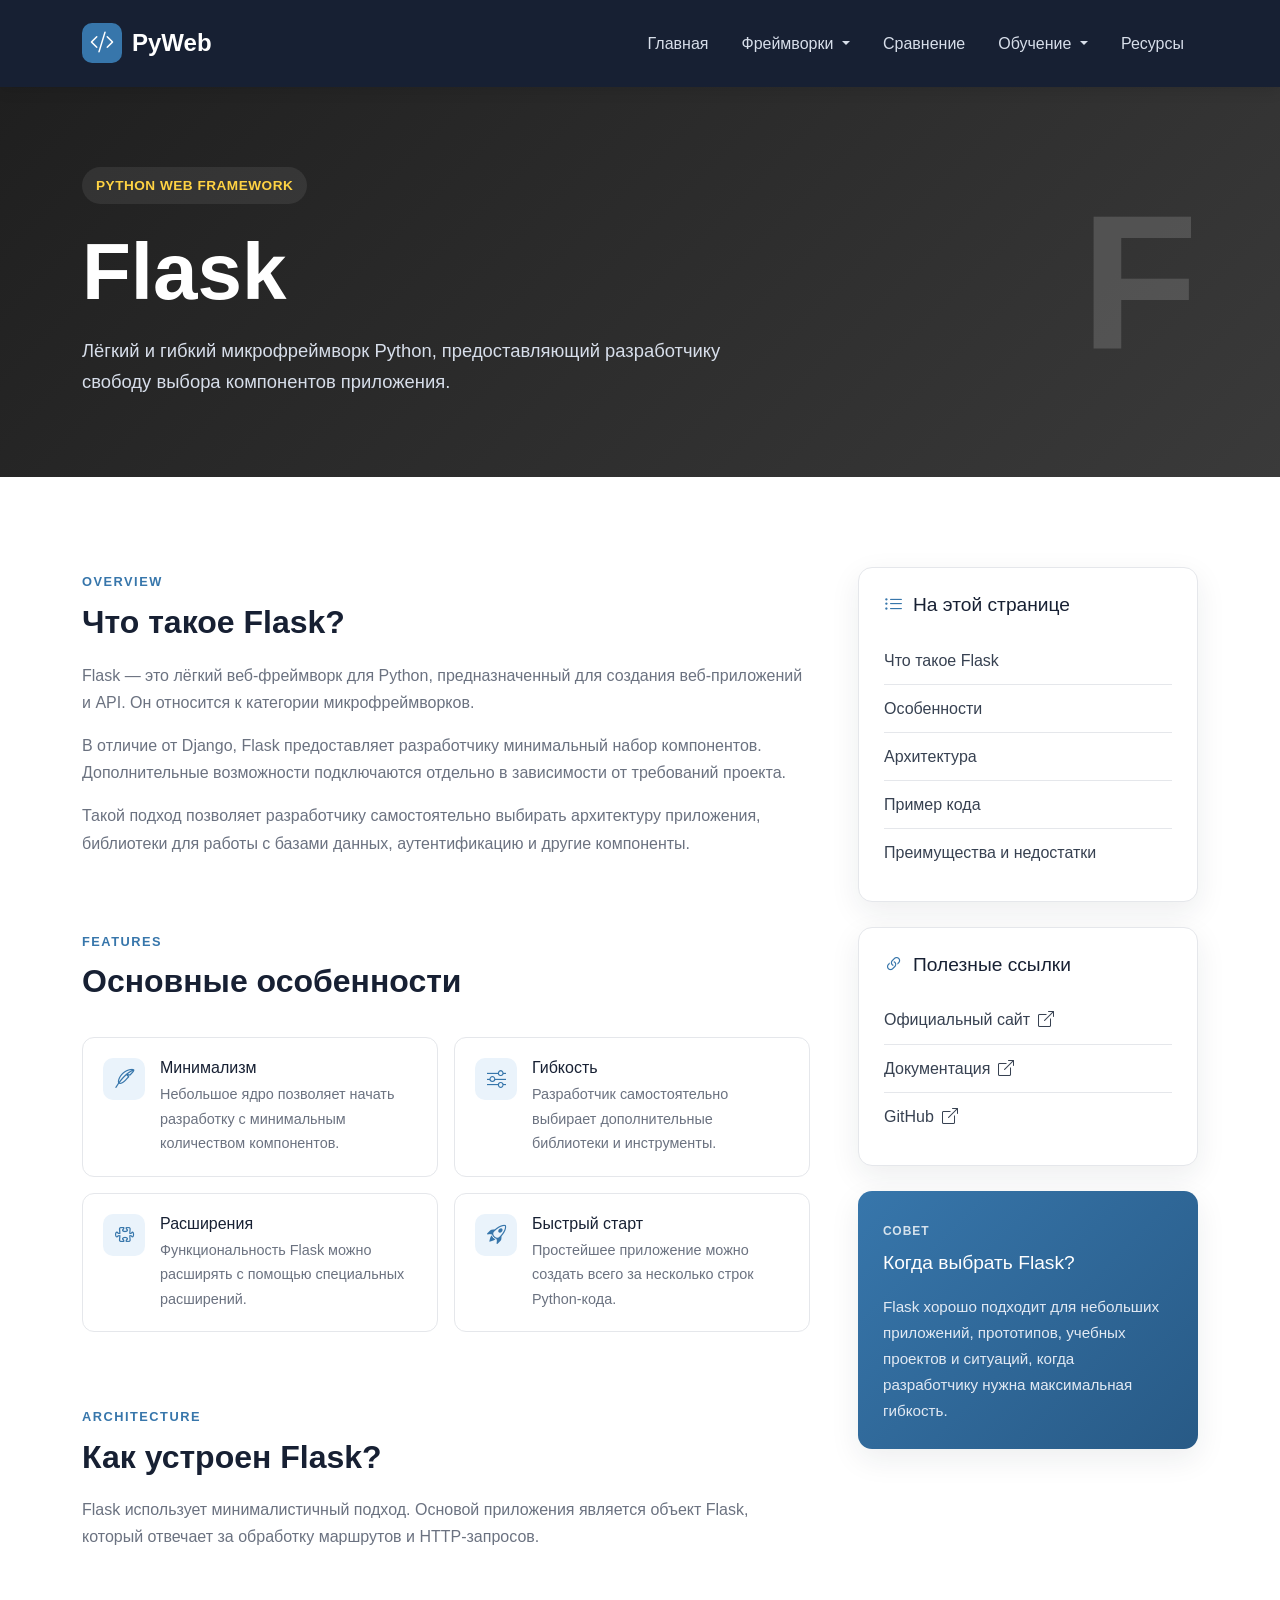
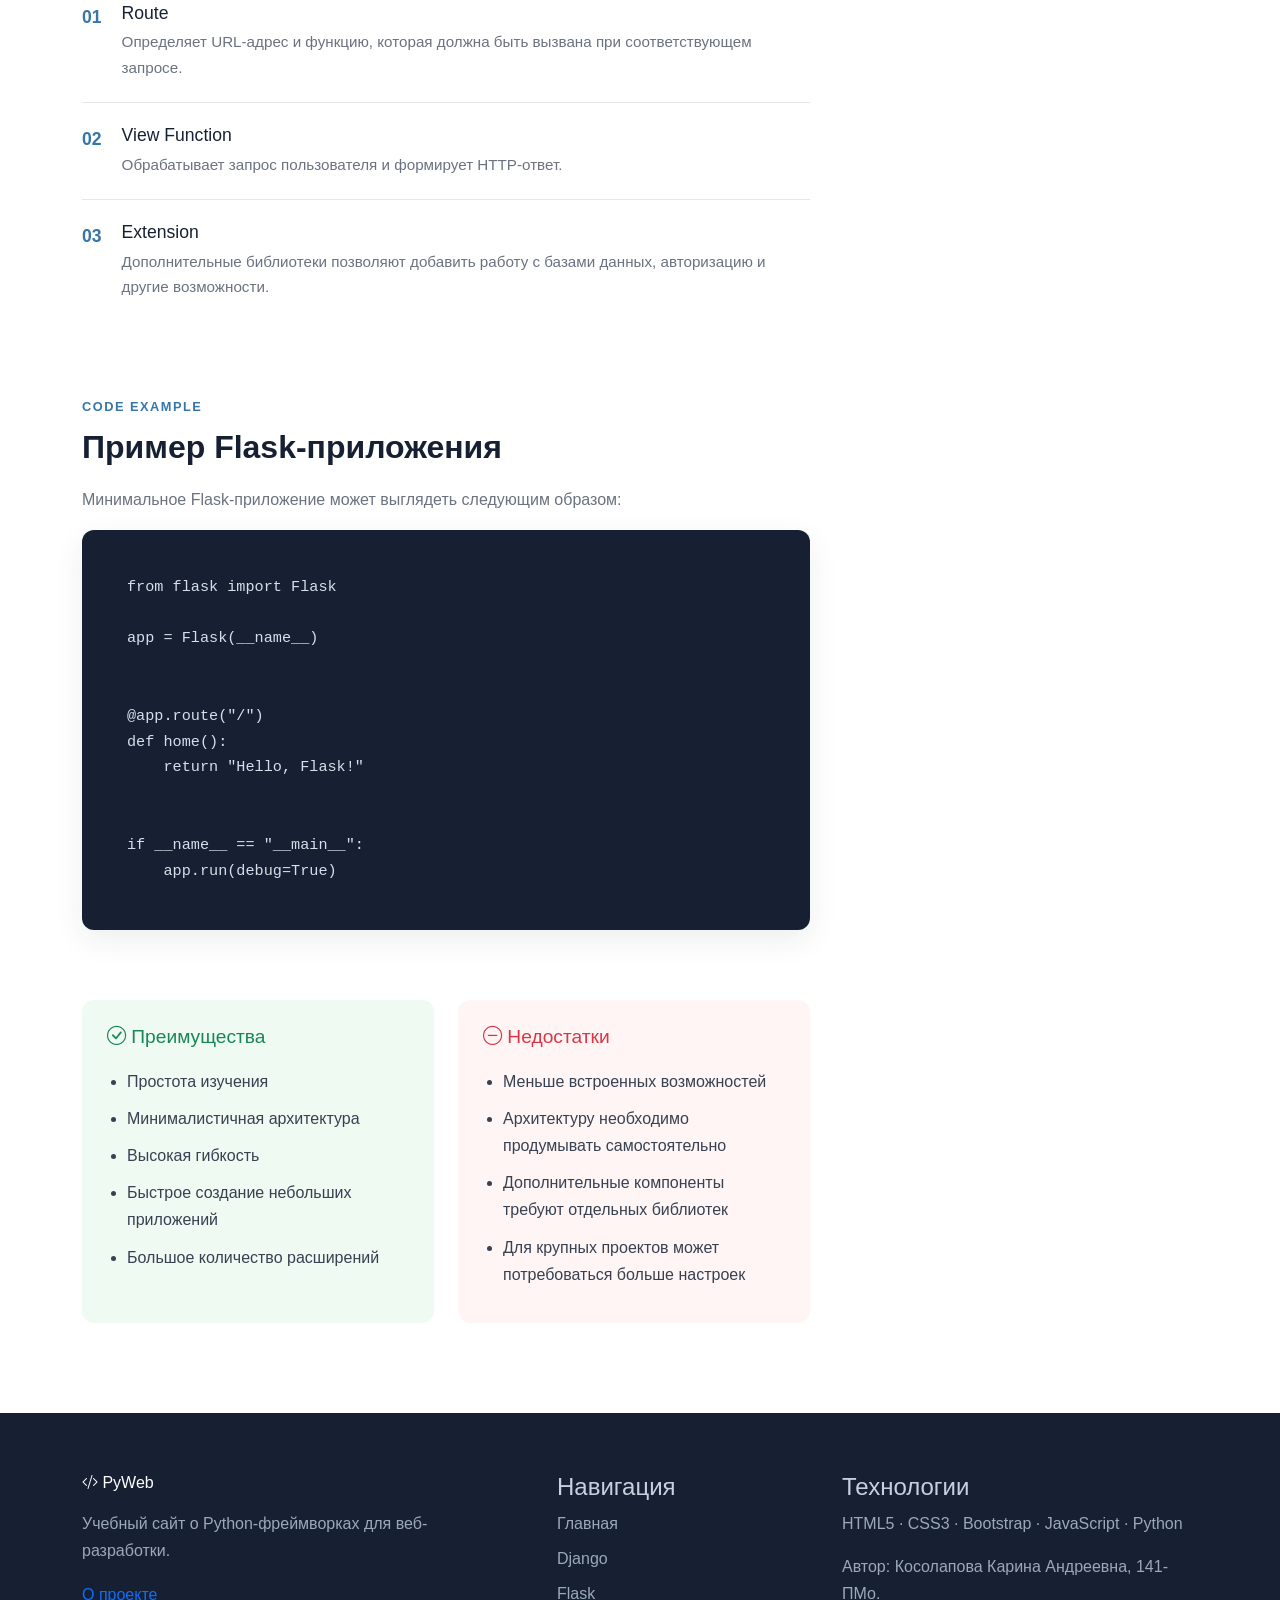
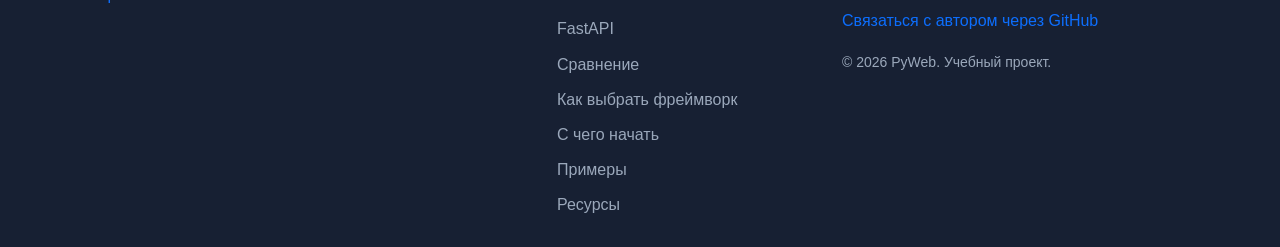
<file: flask.html>
<!DOCTYPE html>
<html lang="ru">
<head>
    <meta charset="UTF-8">
    <meta name="viewport" content="width=device-width, initial-scale=1.0">

    <meta name="description"
          content="Flask — лёгкий и гибкий Python-фреймворк для веб-разработки.">

    <title>Flask — PyWeb</title>

    <link
        href="https://cdn.jsdelivr.net/npm/bootstrap@5.3.3/dist/css/bootstrap.min.css"
        rel="stylesheet"
    >

    <link
        rel="stylesheet"
        href="https://cdn.jsdelivr.net/npm/bootstrap-icons@1.11.3/font/bootstrap-icons.min.css"
    >

    <link rel="stylesheet" href="css/style.min.css">
</head>

<body>

<header class="site-header sticky-top">

    <nav class="navbar navbar-expand-lg navbar-dark">

        <div class="container">

            <a class="navbar-brand site-logo" href="index.html">
                <span class="logo-icon">
                    <i class="bi bi-code-slash"></i>
                </span>
                <span>PyWeb</span>
            </a>

            <button
                class="navbar-toggler"
                type="button"
                data-bs-toggle="collapse"
                data-bs-target="#mainNavigation"
                aria-controls="mainNavigation"
                aria-expanded="false"
                aria-label="Открыть меню"
            >
                <span class="navbar-toggler-icon"></span>
            </button>

            <div class="collapse navbar-collapse" id="mainNavigation">

                <ul class="navbar-nav ms-auto align-items-lg-center">

                    <li class="nav-item">
                        <a class="nav-link" href="index.html">Главная</a>
                    </li>

                    <!-- Фреймворки -->
                    <li class="nav-item dropdown">
                        <a class="nav-link dropdown-toggle"
                        href="#"
                        id="frameworksDropdown"
                        role="button"
                        data-bs-toggle="dropdown"
                        aria-expanded="false">
                            Фреймворки
                        </a>

                        <ul class="dropdown-menu dropdown-menu-end"
                            aria-labelledby="frameworksDropdown">

                            <li>
                                <a class="dropdown-item" href="django.html">
                                    Django
                                </a>
                            </li>

                            <li>
                                <a class="dropdown-item" href="flask.html">
                                    Flask
                                </a>
                            </li>

                            <li>
                                <a class="dropdown-item" href="fastapi.html">
                                    FastAPI
                                </a>
                            </li>

                        </ul>
                    </li>

                    <li class="nav-item">
                        <a class="nav-link" href="comparison.html">
                            Сравнение
                        </a>
                    </li>

                    <!-- Обучение -->
                    <li class="nav-item dropdown">
                        <a class="nav-link dropdown-toggle"
                        href="#"
                        id="learningDropdown"
                        role="button"
                        data-bs-toggle="dropdown"
                        aria-expanded="false">
                            Обучение
                        </a>

                        <ul class="dropdown-menu dropdown-menu-end"
                            aria-labelledby="learningDropdown">

                            <li>
                                <a class="dropdown-item" href="choice.html">
                                    Как выбрать?
                                </a>
                            </li>

                            <li>
                                <a class="dropdown-item" href="getting-started.html">
                                    С чего начать
                                </a>
                            </li>

                            <li>
                                <a class="dropdown-item" href="examples.html">
                                    Примеры
                                </a>
                            </li>

                        </ul>
                    </li>

                    <li class="nav-item">
                        <a class="nav-link" href="resources.html">
                            Ресурсы
                        </a>
                    </li>

                </ul>

            </div>

        </div>

    </nav>

</header>


<a class="visually-hidden-focusable skip-link" href="#mainContent">Перейти к содержимому</a>
<main id="mainContent">

    <!-- PAGE HERO -->

    <section class="framework-page-hero flask-page-hero">

        <div class="container">

            <div class="row align-items-center">

                <div class="col-lg-8">

                    <span class="hero-badge">
                        PYTHON WEB FRAMEWORK
                    </span>

                    <h1>
                        Flask
                    </h1>

                    <p>
                        Лёгкий и гибкий микрофреймворк Python,
                        предоставляющий разработчику свободу выбора
                        компонентов приложения.
                    </p>

                </div>

                <div class="col-lg-4 text-lg-end">

                    <div class="framework-big-letter">
                        F
                    </div>

                </div>

            </div>

        </div>

    </section>


    <!-- MAIN CONTENT -->

    <section class="section-padding">

        <div class="container">

            <div class="row g-5">

                <!-- CONTENT -->

                <div class="col-lg-8">

                    <article>

                        <!-- OVERVIEW -->

                        <section id="overview" class="content-section">

                            <span class="section-label">
                                OVERVIEW
                            </span>

                            <h2>
                                Что такое Flask?
                            </h2>

                            <p>
                                Flask — это лёгкий веб-фреймворк для Python,
                                предназначенный для создания веб-приложений
                                и API. Он относится к категории
                                микрофреймворков.
                            </p>

                            <p>
                                В отличие от Django, Flask предоставляет
                                разработчику минимальный набор компонентов.
                                Дополнительные возможности подключаются
                                отдельно в зависимости от требований проекта.
                            </p>

                            <p>
                                Такой подход позволяет разработчику самостоятельно
                                выбирать архитектуру приложения, библиотеки
                                для работы с базами данных, аутентификацию
                                и другие компоненты.
                            </p>

                        </section>


                        <!-- FEATURES -->

                        <section id="features" class="content-section">

                            <span class="section-label">
                                FEATURES
                            </span>

                            <h2>
                                Основные особенности
                            </h2>

                            <div class="row g-3 mt-2">

                                <div class="col-md-6">

                                    <div class="mini-feature">

                                        <i class="bi bi-feather"></i>

                                        <div>

                                            <h3>Минимализм</h3>

                                            <p>
                                                Небольшое ядро позволяет
                                                начать разработку с минимальным
                                                количеством компонентов.
                                            </p>

                                        </div>

                                    </div>

                                </div>


                                <div class="col-md-6">

                                    <div class="mini-feature">

                                        <i class="bi bi-sliders"></i>

                                        <div>

                                            <h3>Гибкость</h3>

                                            <p>
                                                Разработчик самостоятельно
                                                выбирает дополнительные
                                                библиотеки и инструменты.
                                            </p>

                                        </div>

                                    </div>

                                </div>


                                <div class="col-md-6">

                                    <div class="mini-feature">

                                        <i class="bi bi-puzzle"></i>

                                        <div>

                                            <h3>Расширения</h3>

                                            <p>
                                                Функциональность Flask можно
                                                расширять с помощью специальных
                                                расширений.
                                            </p>

                                        </div>

                                    </div>

                                </div>


                                <div class="col-md-6">

                                    <div class="mini-feature">

                                        <i class="bi bi-rocket-takeoff"></i>

                                        <div>

                                            <h3>Быстрый старт</h3>

                                            <p>
                                                Простейшее приложение можно
                                                создать всего за несколько
                                                строк Python-кода.
                                            </p>

                                        </div>

                                    </div>

                                </div>

                            </div>

                        </section>


                        <!-- ARCHITECTURE -->

                        <section id="architecture" class="content-section">

                            <span class="section-label">
                                ARCHITECTURE
                            </span>

                            <h2>
                                Как устроен Flask?
                            </h2>

                            <p>
                                Flask использует минималистичный подход.
                                Основой приложения является объект Flask,
                                который отвечает за обработку маршрутов
                                и HTTP-запросов.
                            </p>

                            <div class="architecture-list">

                                <div class="architecture-item">

                                    <span class="architecture-number">
                                        01
                                    </span>

                                    <div>

                                        <h3>Route</h3>

                                        <p>
                                            Определяет URL-адрес и функцию,
                                            которая должна быть вызвана
                                            при соответствующем запросе.
                                        </p>

                                    </div>

                                </div>


                                <div class="architecture-item">

                                    <span class="architecture-number">
                                        02
                                    </span>

                                    <div>

                                        <h3>View Function</h3>

                                        <p>
                                            Обрабатывает запрос пользователя
                                            и формирует HTTP-ответ.
                                        </p>

                                    </div>

                                </div>


                                <div class="architecture-item">

                                    <span class="architecture-number">
                                        03
                                    </span>

                                    <div>

                                        <h3>Extension</h3>

                                        <p>
                                            Дополнительные библиотеки позволяют
                                            добавить работу с базами данных,
                                            авторизацию и другие возможности.
                                        </p>

                                    </div>

                                </div>

                            </div>

                        </section>


                        <!-- CODE -->

                        <section id="code" class="content-section">

                            <span class="section-label">
                                CODE EXAMPLE
                            </span>

                            <h2>
                                Пример Flask-приложения
                            </h2>

                            <p>
                                Минимальное Flask-приложение может выглядеть
                                следующим образом:
                            </p>

                            <div class="code-example">

<pre><code>from flask import Flask

app = Flask(__name__)


@app.route("/")
def home():
    return "Hello, Flask!"


if __name__ == "__main__":
    app.run(debug=True)</code></pre>

                            </div>

                        </section>


                        <!-- PROS CONS -->

                        <section id="pros" class="content-section">

                            <div class="row g-4">

                                <div class="col-md-6">

                                    <div class="pros-card">

                                        <h3>
                                            <i class="bi bi-check-circle"></i>
                                            Преимущества
                                        </h3>

                                        <ul>

                                            <li>
                                                Простота изучения
                                            </li>

                                            <li>
                                                Минималистичная архитектура
                                            </li>

                                            <li>
                                                Высокая гибкость
                                            </li>

                                            <li>
                                                Быстрое создание небольших
                                                приложений
                                            </li>

                                            <li>
                                                Большое количество расширений
                                            </li>

                                        </ul>

                                    </div>

                                </div>


                                <div class="col-md-6">

                                    <div class="cons-card">

                                        <h3>
                                            <i class="bi bi-dash-circle"></i>
                                            Недостатки
                                        </h3>

                                        <ul>

                                            <li>
                                                Меньше встроенных возможностей
                                            </li>

                                            <li>
                                                Архитектуру необходимо
                                                продумывать самостоятельно
                                            </li>

                                            <li>
                                                Дополнительные компоненты
                                                требуют отдельных библиотек
                                            </li>

                                            <li>
                                                Для крупных проектов может
                                                потребоваться больше настроек
                                            </li>

                                        </ul>

                                    </div>

                                </div>

                            </div>

                        </section>

                    </article>

                </div>


                <!-- SIDEBAR -->

                <aside class="col-lg-4">

                    <div class="sidebar-card">

                        <h3>
                            <i class="bi bi-list-ul"></i>
                            На этой странице
                        </h3>

                        <ul class="sidebar-list">

                            <li>
                                <a href="#overview">
                                    Что такое Flask
                                </a>
                            </li>

                            <li>
                                <a href="#features">
                                    Особенности
                                </a>
                            </li>

                            <li>
                                <a href="#architecture">
                                    Архитектура
                                </a>
                            </li>

                            <li>
                                <a href="#code">
                                    Пример кода
                                </a>
                            </li>

                            <li>
                                <a href="#pros">
                                    Преимущества и недостатки
                                </a>
                            </li>

                        </ul>

                    </div>


                    <div class="sidebar-card">

                        <h3>
                            <i class="bi bi-link-45deg"></i>
                            Полезные ссылки
                        </h3>

                        <ul class="sidebar-list">

                            <li>

                                <a
                                    href="https://flask.palletsprojects.com/"
                                    target="_blank"
                                    rel="noopener noreferrer"
                                >
                                    Официальный сайт
                                    <i class="bi bi-box-arrow-up-right"></i>
                                </a>

                            </li>

                            <li>

                                <a
                                    href="https://flask.palletsprojects.com/en/stable/"
                                    target="_blank"
                                    rel="noopener noreferrer"
                                >
                                    Документация
                                    <i class="bi bi-box-arrow-up-right"></i>
                                </a>

                            </li>

                            <li>

                                <a
                                    href="https://github.com/pallets/flask"
                                    target="_blank"
                                    rel="noopener noreferrer"
                                >
                                    GitHub
                                    <i class="bi bi-box-arrow-up-right"></i>
                                </a>

                            </li>

                        </ul>

                    </div>


                    <div class="sidebar-card sidebar-highlight">

                        <span>
                            СОВЕТ
                        </span>

                        <h3>
                            Когда выбрать Flask?
                        </h3>

                        <p>
                            Flask хорошо подходит для небольших приложений,
                            прототипов, учебных проектов и ситуаций,
                            когда разработчику нужна максимальная гибкость.
                        </p>

                    </div>

                </aside>

            </div>

        </div>

    </section>

</main>


<!-- ================= FOOTER ================= -->

<footer class="site-footer">
    <div class="container">
        <div class="row g-4">

            <!-- О сайте -->
            <div class="col-lg-5">
                <h3>
                    <i class="bi bi-code-slash" aria-hidden="true"></i>
                    PyWeb
                </h3>

                <p>
                    Учебный сайт о Python-фреймворках
                    для веб-разработки.
                </p>

                <a href="about.html">О проекте</a>
            </div>

            <!-- Навигация -->
            <div class="col-sm-6 col-lg-3">
                <h4>Навигация</h4>

                <ul class="footer-links">
                    <li><a href="index.html">Главная</a></li>
                    <li><a href="django.html">Django</a></li>
                    <li><a href="flask.html">Flask</a></li>
                    <li><a href="fastapi.html">FastAPI</a></li>
                    <li><a href="comparison.html">Сравнение</a></li>
                    <li><a href="choice.html">Как выбрать фреймворк</a></li>
                    <li><a href="getting-started.html">С чего начать</a></li>
                    <li><a href="examples.html">Примеры</a></li>
                    <li><a href="resources.html">Ресурсы</a></li>
                </ul>
            </div>

            <!-- Технологии и авторские права -->
            <div class="col-sm-6 col-lg-4">
                <h4>Технологии</h4>

                <p>
                    HTML5 · CSS3 · Bootstrap · JavaScript · Python
                </p>
                <p>Автор: Косолапова Карина Андреевна, 141-ПМо.<br>
                    <a href="https://github.com/kiraaa88" target="_blank" rel="noopener noreferrer">Связаться с автором через GitHub</a>
                </p>

                <p class="small mb-0">
                    © <span id="currentYear">2026</span> PyWeb.
                    Учебный проект.
                </p>
            </div>

        </div>
    </div>
</footer>


<script
    src="https://cdn.jsdelivr.net/npm/bootstrap@5.3.3/dist/js/bootstrap.bundle.min.js">
</script>

<script src="js/script.min.js"></script>

</body>
</html>
</file>
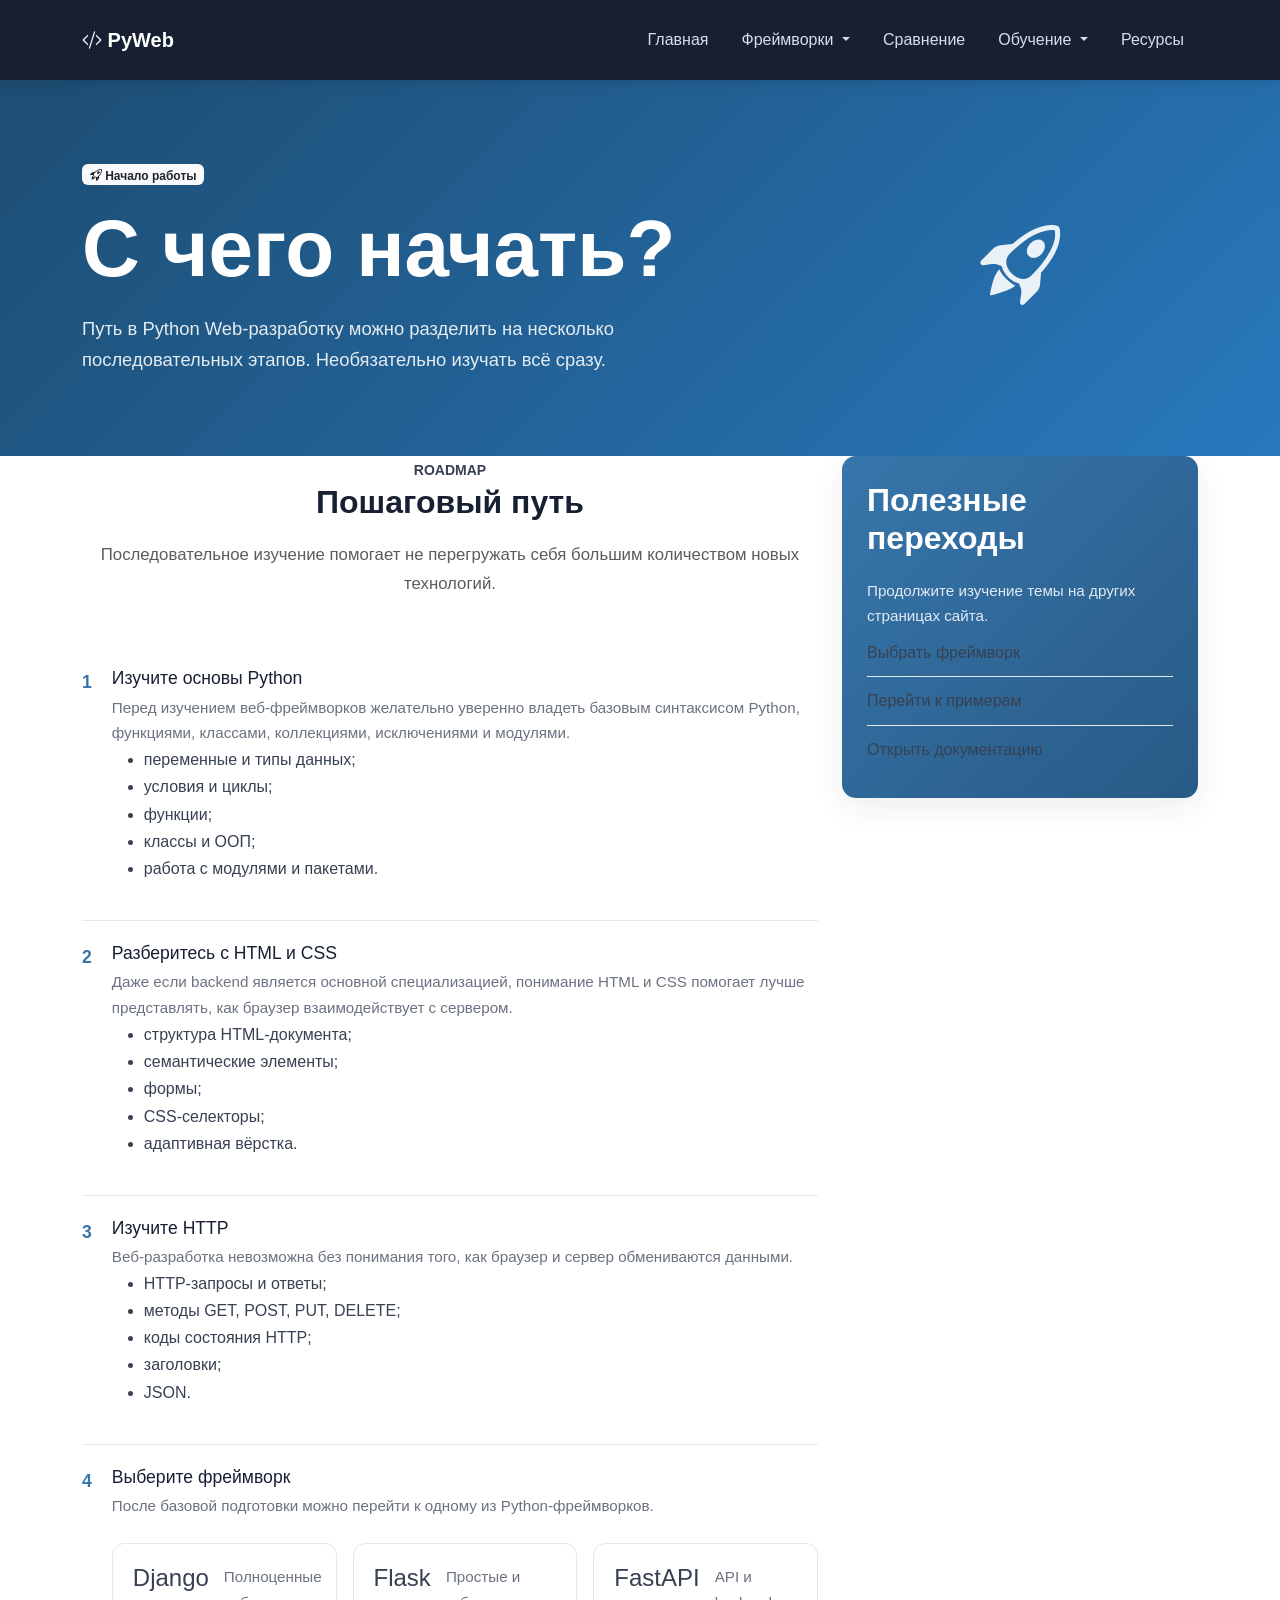
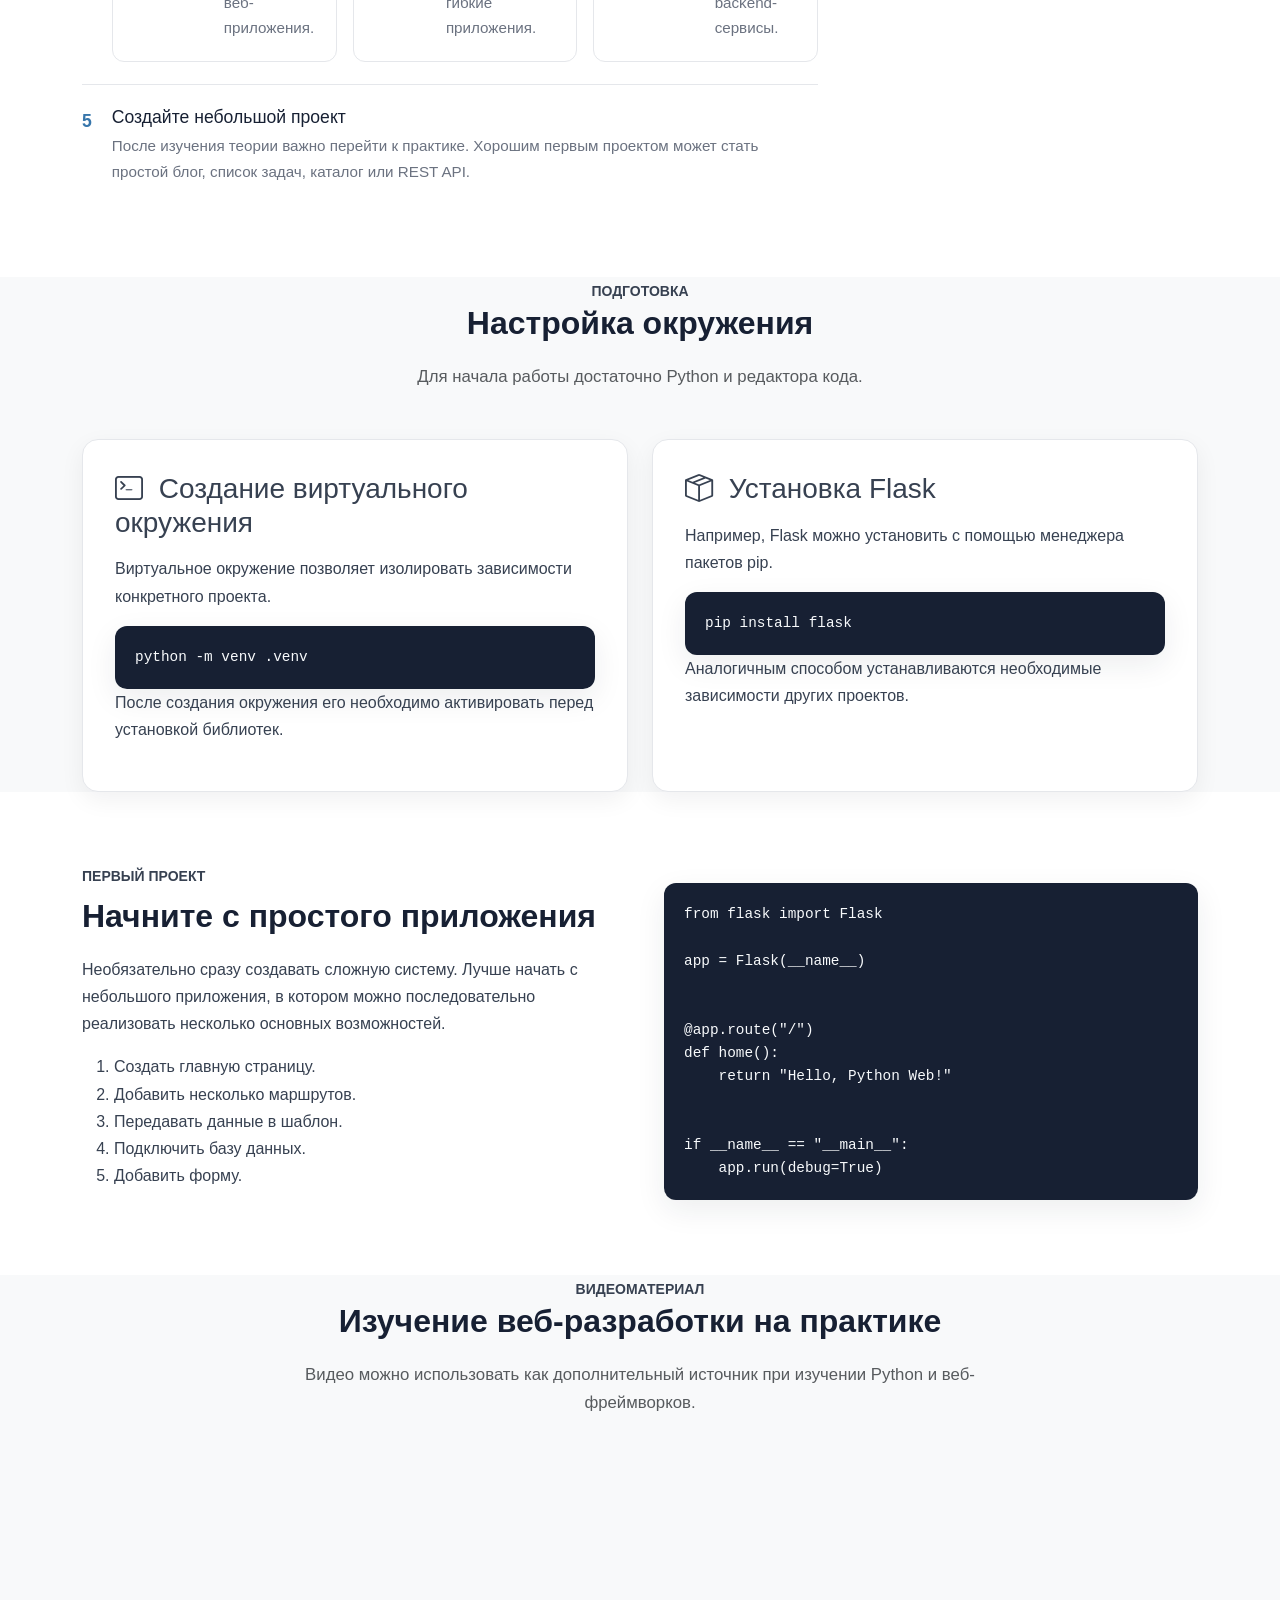
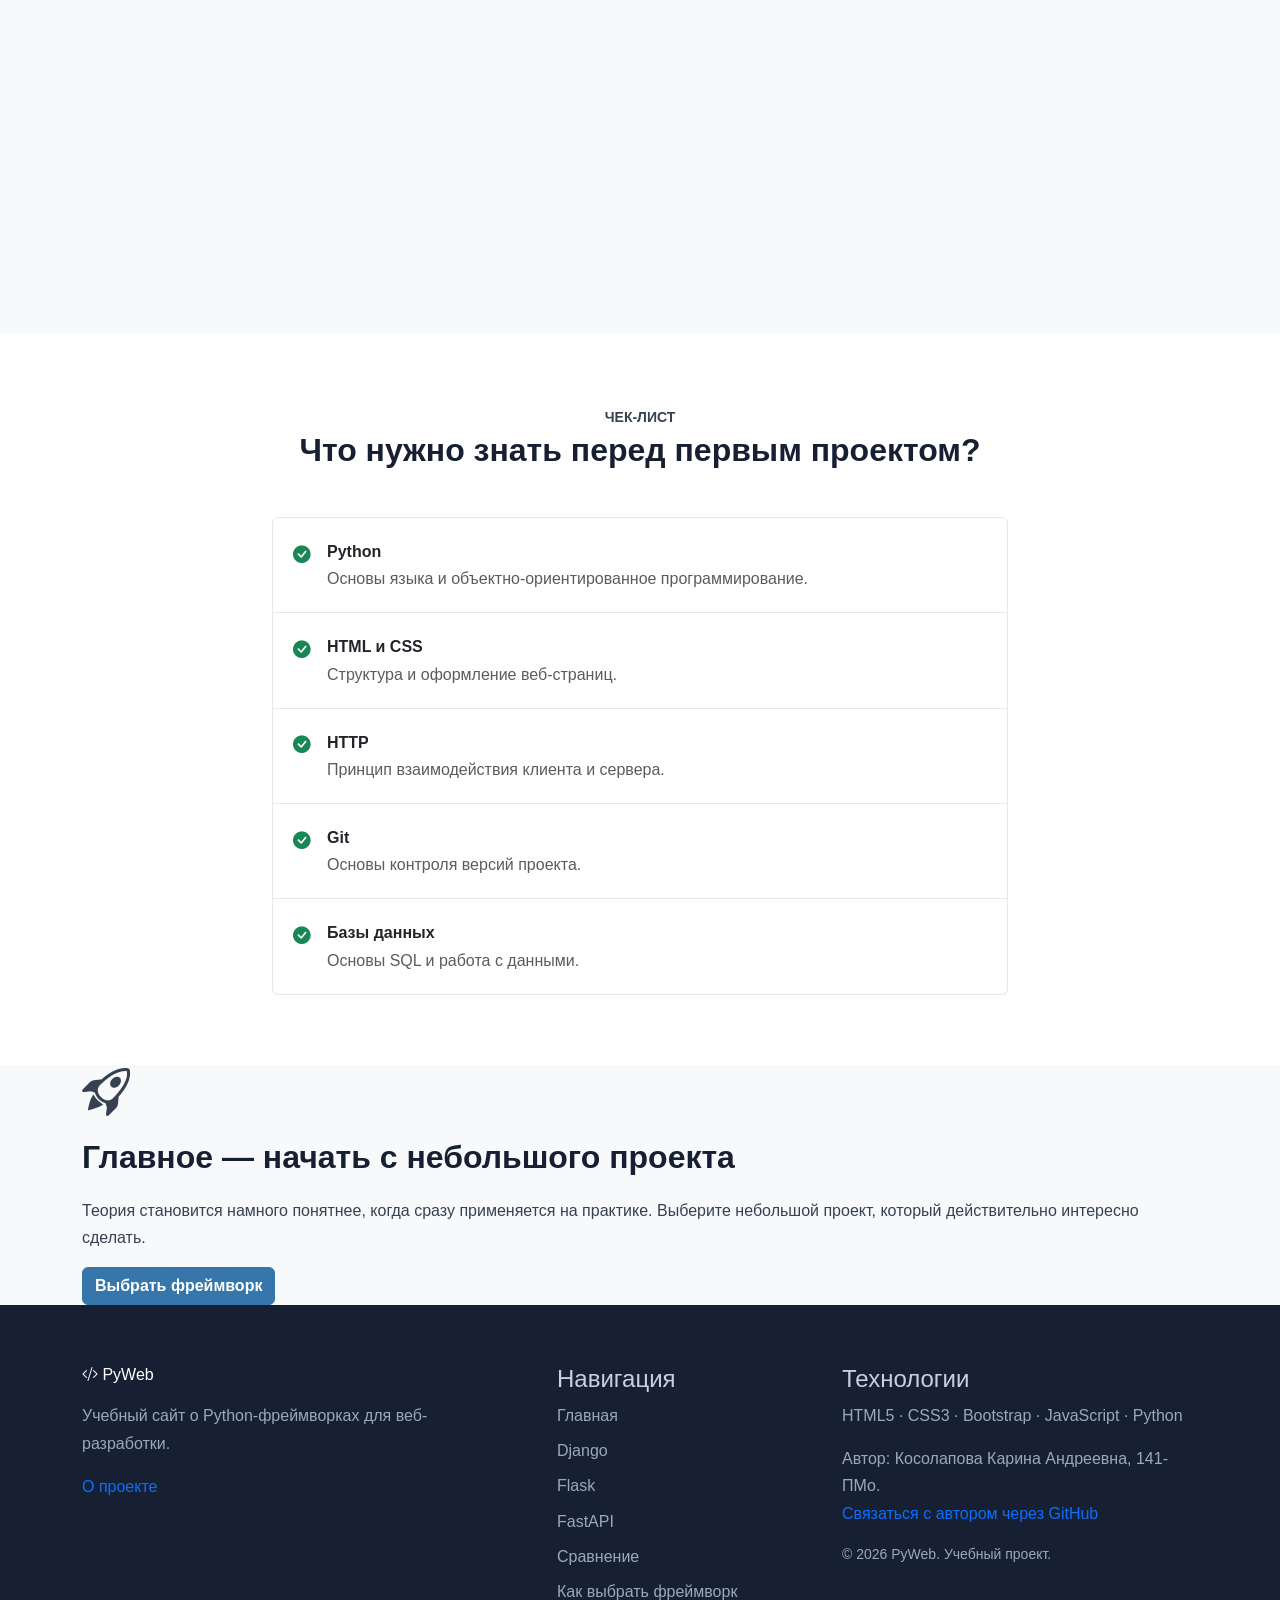
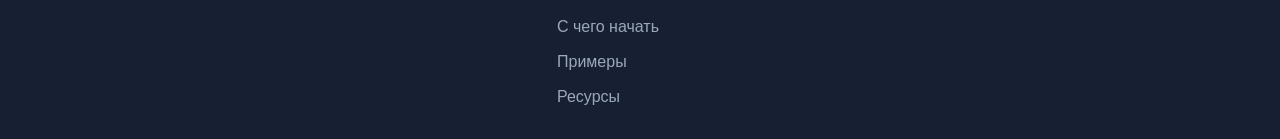
<file: getting-started.html>
<!DOCTYPE html>
<html lang="ru">
<head>
    <meta charset="UTF-8">
    <meta name="viewport" content="width=device-width, initial-scale=1.0">

    <meta name="description"
          content="Пошаговое руководство по началу веб-разработки на Python и изучению Django, Flask и FastAPI.">
    <meta name="keywords"
          content="Python Web, Django, Flask, FastAPI, обучение, веб-разработка">

    <title>С чего начать — PyWeb</title>

    <!-- Bootstrap -->
    <link
        href="https://cdn.jsdelivr.net/npm/bootstrap@5.3.3/dist/css/bootstrap.min.css"
        rel="stylesheet"
    >

    <!-- Bootstrap Icons -->
    <link
        rel="stylesheet"
        href="https://cdn.jsdelivr.net/npm/bootstrap-icons@1.11.3/font/bootstrap-icons.min.css"
    >

    <!-- Наши стили -->
    <link rel="stylesheet" href="css/style.min.css">
</head>

<body>

<!-- ================= HEADER ================= -->

<header class="site-header sticky-top">

    <nav class="navbar navbar-expand-lg navbar-dark">

        <div class="container">

            <a class="navbar-brand fw-bold" href="index.html">
                <i class="bi bi-code-slash"></i>
                PyWeb
            </a>

            <button
                class="navbar-toggler"
                type="button"
                data-bs-toggle="collapse"
                data-bs-target="#mainNavigation"
                aria-controls="mainNavigation"
                aria-expanded="false"
                aria-label="Открыть меню"
            >
                <span class="navbar-toggler-icon"></span>
            </button>

            <div class="collapse navbar-collapse" id="mainNavigation">

                <ul class="navbar-nav ms-auto align-items-lg-center">

                    <li class="nav-item">
                        <a class="nav-link" href="index.html">Главная</a>
                    </li>

                    <!-- Фреймворки -->
                    <li class="nav-item dropdown">
                        <a class="nav-link dropdown-toggle"
                        href="#"
                        id="frameworksDropdown"
                        role="button"
                        data-bs-toggle="dropdown"
                        aria-expanded="false">
                            Фреймворки
                        </a>

                        <ul class="dropdown-menu dropdown-menu-end"
                            aria-labelledby="frameworksDropdown">

                            <li>
                                <a class="dropdown-item" href="django.html">
                                    Django
                                </a>
                            </li>

                            <li>
                                <a class="dropdown-item" href="flask.html">
                                    Flask
                                </a>
                            </li>

                            <li>
                                <a class="dropdown-item" href="fastapi.html">
                                    FastAPI
                                </a>
                            </li>

                        </ul>
                    </li>

                    <li class="nav-item">
                        <a class="nav-link" href="comparison.html">
                            Сравнение
                        </a>
                    </li>

                    <!-- Обучение -->
                    <li class="nav-item dropdown">
                        <a class="nav-link dropdown-toggle"
                        href="#"
                        id="learningDropdown"
                        role="button"
                        data-bs-toggle="dropdown"
                        aria-expanded="false">
                            Обучение
                        </a>

                        <ul class="dropdown-menu dropdown-menu-end"
                            aria-labelledby="learningDropdown">

                            <li>
                                <a class="dropdown-item" href="choice.html">
                                    Как выбрать?
                                </a>
                            </li>

                            <li>
                                <a class="dropdown-item" href="getting-started.html">
                                    С чего начать
                                </a>
                            </li>

                            <li>
                                <a class="dropdown-item" href="examples.html">
                                    Примеры
                                </a>
                            </li>

                        </ul>
                    </li>

                    <li class="nav-item">
                        <a class="nav-link" href="resources.html">
                            Ресурсы
                        </a>
                    </li>

                </ul>

            </div>

        </div>

    </nav>

</header>


<!-- ================= MAIN ================= -->

<a class="visually-hidden-focusable skip-link" href="#mainContent">Перейти к содержимому</a>
<main id="mainContent">

    <!-- HERO -->

    <section class="framework-page-hero getting-started-hero">

        <div class="container">

            <div class="row align-items-center">

                <div class="col-lg-8">

                    <span class="badge bg-light text-dark mb-3">
                        <i class="bi bi-rocket-takeoff"></i>
                        Начало работы
                    </span>

                    <h1 class="display-4 fw-bold">
                        С чего начать?
                    </h1>

                    <p class="lead mt-3">
                        Путь в Python Web-разработку можно разделить
                        на несколько последовательных этапов.
                        Необязательно изучать всё сразу.
                    </p>

                </div>

                <div class="col-lg-4 text-center mt-4 mt-lg-0">

                    <i class="bi bi-rocket-takeoff display-1"></i>

                </div>

            </div>

        </div>

    </section>


    <!-- ROADMAP -->

    <section class="content-section">

        <div class="container">
<div class="row g-4 align-items-start">
<div class="col-lg-8 page-content">

            <div class="section-heading text-center mb-5">

                <span class="text-uppercase small fw-bold">
                    Roadmap
                </span>

                <h2>
                    Пошаговый путь
                </h2>

                <p class="text-muted">
                    Последовательное изучение помогает не перегружать себя
                    большим количеством новых технологий.
                </p>

            </div>


            <div class="architecture-list">

                <!-- STEP 1 -->

                <article class="architecture-item">

                    <div class="architecture-number">
                        1
                    </div>

                    <div>

                        <h3>
                            Изучите основы Python
                        </h3>

                        <p>
                            Перед изучением веб-фреймворков желательно
                            уверенно владеть базовым синтаксисом Python,
                            функциями, классами, коллекциями,
                            исключениями и модулями.
                        </p>

                        <ul>
                            <li>переменные и типы данных;</li>
                            <li>условия и циклы;</li>
                            <li>функции;</li>
                            <li>классы и ООП;</li>
                            <li>работа с модулями и пакетами.</li>
                        </ul>

                    </div>

                </article>


                <!-- STEP 2 -->

                <article class="architecture-item">

                    <div class="architecture-number">
                        2
                    </div>

                    <div>

                        <h3>
                            Разберитесь с HTML и CSS
                        </h3>

                        <p>
                            Даже если backend является основной специализацией,
                            понимание HTML и CSS помогает лучше представлять,
                            как браузер взаимодействует с сервером.
                        </p>

                        <ul>
                            <li>структура HTML-документа;</li>
                            <li>семантические элементы;</li>
                            <li>формы;</li>
                            <li>CSS-селекторы;</li>
                            <li>адаптивная вёрстка.</li>
                        </ul>

                    </div>

                </article>


                <!-- STEP 3 -->

                <article class="architecture-item">

                    <div class="architecture-number">
                        3
                    </div>

                    <div>

                        <h3>
                            Изучите HTTP
                        </h3>

                        <p>
                            Веб-разработка невозможна без понимания того,
                            как браузер и сервер обмениваются данными.
                        </p>

                        <ul>
                            <li>HTTP-запросы и ответы;</li>
                            <li>методы GET, POST, PUT, DELETE;</li>
                            <li>коды состояния HTTP;</li>
                            <li>заголовки;</li>
                            <li>JSON.</li>
                        </ul>

                    </div>

                </article>


                <!-- STEP 4 -->

                <article class="architecture-item">

                    <div class="architecture-number">
                        4
                    </div>

                    <div>

                        <h3>
                            Выберите фреймворк
                        </h3>

                        <p>
                            После базовой подготовки можно перейти
                            к одному из Python-фреймворков.
                        </p>

                        <div class="row g-3 mt-2">

                            <div class="col-md-4">

                                <div class="mini-feature">

                                    <h4>Django</h4>

                                    <p>
                                        Полноценные веб-приложения.
                                    </p>

                                </div>

                            </div>

                            <div class="col-md-4">

                                <div class="mini-feature">

                                    <h4>Flask</h4>

                                    <p>
                                        Простые и гибкие приложения.
                                    </p>

                                </div>

                            </div>

                            <div class="col-md-4">

                                <div class="mini-feature">

                                    <h4>FastAPI</h4>

                                    <p>
                                        API и backend-сервисы.
                                    </p>

                                </div>

                            </div>

                        </div>

                    </div>

                </article>


                <!-- STEP 5 -->

                <article class="architecture-item">

                    <div class="architecture-number">
                        5
                    </div>

                    <div>

                        <h3>
                            Создайте небольшой проект
                        </h3>

                        <p>
                            После изучения теории важно перейти к практике.
                            Хорошим первым проектом может стать простой
                            блог, список задач, каталог или REST API.
                        </p>

                    </div>

                </article>

            </div>

        
</div>
<aside class="col-lg-4" aria-label="Связанные материалы">
    <div class="sidebar-card sidebar-highlight page-sidebar">
        <h2 class="h4">Полезные переходы</h2>
        <p>Продолжите изучение темы на других страницах сайта.</p>
        <ul class="sidebar-list"><li><a href="choice.html">Выбрать фреймворк</a></li>
<li><a href="examples.html">Перейти к примерам</a></li>
<li><a href="resources.html">Открыть документацию</a></li></ul>
    </div>
</aside>
</div>
</div>

    </section>


    <!-- ENVIRONMENT -->

    <section class="content-section bg-light">

        <div class="container">

            <div class="section-heading text-center mb-5">

                <span class="text-uppercase small fw-bold">
                    Подготовка
                </span>

                <h2>
                    Настройка окружения
                </h2>

                <p class="text-muted">
                    Для начала работы достаточно Python и редактора кода.
                </p>

            </div>


            <div class="row g-4">

                <div class="col-lg-6">

                    <div class="content-section-card h-100">

                        <h3>
                            <i class="bi bi-terminal"></i>
                            Создание виртуального окружения
                        </h3>

                        <p>
                            Виртуальное окружение позволяет изолировать
                            зависимости конкретного проекта.
                        </p>

                        <pre class="code-example"><code>python -m venv .venv</code></pre>

                        <p>
                            После создания окружения его необходимо
                            активировать перед установкой библиотек.
                        </p>

                    </div>

                </div>


                <div class="col-lg-6">

                    <div class="content-section-card h-100">

                        <h3>
                            <i class="bi bi-box-seam"></i>
                            Установка Flask
                        </h3>

                        <p>
                            Например, Flask можно установить с помощью
                            менеджера пакетов pip.
                        </p>

                        <pre class="code-example"><code>pip install flask</code></pre>

                        <p>
                            Аналогичным способом устанавливаются
                            необходимые зависимости других проектов.
                        </p>

                    </div>

                </div>

            </div>

        </div>

    </section>


    <!-- FIRST PROJECT -->

    <section class="content-section">

        <div class="container">

            <div class="row align-items-center g-5">

                <div class="col-lg-6">

                    <span class="text-uppercase small fw-bold">
                        Первый проект
                    </span>

                    <h2 class="mt-2">
                        Начните с простого приложения
                    </h2>

                    <p>
                        Необязательно сразу создавать сложную систему.
                        Лучше начать с небольшого приложения, в котором
                        можно последовательно реализовать несколько
                        основных возможностей.
                    </p>

                    <ol>

                        <li>
                            Создать главную страницу.
                        </li>

                        <li>
                            Добавить несколько маршрутов.
                        </li>

                        <li>
                            Передавать данные в шаблон.
                        </li>

                        <li>
                            Подключить базу данных.
                        </li>

                        <li>
                            Добавить форму.
                        </li>

                    </ol>

                </div>


                <div class="col-lg-6">

                    <pre class="code-example"><code>from flask import Flask

app = Flask(__name__)


@app.route("/")
def home():
    return "Hello, Python Web!"


if __name__ == "__main__":
    app.run(debug=True)</code></pre>

                </div>

            </div>

        </div>

    </section>


    <!-- VIDEO -->

    <section class="content-section bg-light">

        <div class="container">

            <div class="section-heading text-center mb-5">

                <span class="text-uppercase small fw-bold">
                    Видеоматериал
                </span>

                <h2>
                    Изучение веб-разработки на практике
                </h2>

                <p class="text-muted">
                    Видео можно использовать как дополнительный источник
                    при изучении Python и веб-фреймворков.
                </p>

            </div>


            <div class="row justify-content-center">

                <div class="col-lg-9">

                    <div class="ratio ratio-16x9">

                        <iframe
                            src="https://rutube.ru/play/embed/1e0a838962058d812c89371f033fadd1/"
                            title="Видео о веб-разработке на Python"
                            allow="clipboard-write; autoplay"
                            allowfullscreen>
                        </iframe>

                    </div>

                </div>

            </div>

        </div>

    </section>


    <!-- CHECKLIST -->

    <section class="content-section">

        <div class="container">

            <div class="section-heading text-center mb-5">

                <span class="text-uppercase small fw-bold">
                    Чек-лист
                </span>

                <h2>
                    Что нужно знать перед первым проектом?
                </h2>

            </div>


            <div class="row justify-content-center">

                <div class="col-lg-8">

                    <div class="list-group">

                        <div class="list-group-item d-flex gap-3 align-items-start">

                            <i class="bi bi-check-circle-fill text-success"></i>

                            <div>
                                <strong>Python</strong>
                                <p class="mb-0 text-muted">
                                    Основы языка и объектно-ориентированное
                                    программирование.
                                </p>
                            </div>

                        </div>


                        <div class="list-group-item d-flex gap-3 align-items-start">

                            <i class="bi bi-check-circle-fill text-success"></i>

                            <div>
                                <strong>HTML и CSS</strong>
                                <p class="mb-0 text-muted">
                                    Структура и оформление веб-страниц.
                                </p>
                            </div>

                        </div>


                        <div class="list-group-item d-flex gap-3 align-items-start">

                            <i class="bi bi-check-circle-fill text-success"></i>

                            <div>
                                <strong>HTTP</strong>
                                <p class="mb-0 text-muted">
                                    Принцип взаимодействия клиента и сервера.
                                </p>
                            </div>

                        </div>


                        <div class="list-group-item d-flex gap-3 align-items-start">

                            <i class="bi bi-check-circle-fill text-success"></i>

                            <div>
                                <strong>Git</strong>
                                <p class="mb-0 text-muted">
                                    Основы контроля версий проекта.
                                </p>
                            </div>

                        </div>


                        <div class="list-group-item d-flex gap-3 align-items-start">

                            <i class="bi bi-check-circle-fill text-success"></i>

                            <div>
                                <strong>Базы данных</strong>
                                <p class="mb-0 text-muted">
                                    Основы SQL и работа с данными.
                                </p>
                            </div>

                        </div>

                    </div>

                </div>

            </div>

        </div>

    </section>


    <!-- FINAL -->

    <section class="content-section bg-light">

        <div class="container">

            <div class="content-highlight">

                <i class="bi bi-rocket-takeoff display-5"></i>

                <h2 class="mt-3">
                    Главное — начать с небольшого проекта
                </h2>

                <p>
                    Теория становится намного понятнее, когда сразу
                    применяется на практике. Выберите небольшой проект,
                    который действительно интересно сделать.
                </p>

                <a href="choice.html" class="btn btn-primary">
                    Выбрать фреймворк
                </a>

            </div>

        </div>

    </section>

</main>


<!-- ================= FOOTER ================= -->

<footer class="site-footer">
    <div class="container">
        <div class="row g-4">

            <!-- О сайте -->
            <div class="col-lg-5">
                <h3>
                    <i class="bi bi-code-slash" aria-hidden="true"></i>
                    PyWeb
                </h3>

                <p>
                    Учебный сайт о Python-фреймворках
                    для веб-разработки.
                </p>

                <a href="about.html">О проекте</a>
            </div>

            <!-- Навигация -->
            <div class="col-sm-6 col-lg-3">
                <h4>Навигация</h4>

                <ul class="footer-links">
                    <li><a href="index.html">Главная</a></li>
                    <li><a href="django.html">Django</a></li>
                    <li><a href="flask.html">Flask</a></li>
                    <li><a href="fastapi.html">FastAPI</a></li>
                    <li><a href="comparison.html">Сравнение</a></li>
                    <li><a href="choice.html">Как выбрать фреймворк</a></li>
                    <li><a href="getting-started.html">С чего начать</a></li>
                    <li><a href="examples.html">Примеры</a></li>
                    <li><a href="resources.html">Ресурсы</a></li>
                </ul>
            </div>

            <!-- Технологии и авторские права -->
            <div class="col-sm-6 col-lg-4">
                <h4>Технологии</h4>

                <p>
                    HTML5 · CSS3 · Bootstrap · JavaScript · Python
                </p>
                <p>Автор: Косолапова Карина Андреевна, 141-ПМо.<br>
                    <a href="https://github.com/kiraaa88" target="_blank" rel="noopener noreferrer">Связаться с автором через GitHub</a>
                </p>

                <p class="small mb-0">
                    © <span id="currentYear">2026</span> PyWeb.
                    Учебный проект.
                </p>
            </div>

        </div>
    </div>
</footer>

<!-- Bootstrap JS -->

<script
    src="https://cdn.jsdelivr.net/npm/bootstrap@5.3.3/dist/js/bootstrap.bundle.min.js">
</script>

<script src="js/script.min.js"></script>

</body>
</html>
</file>
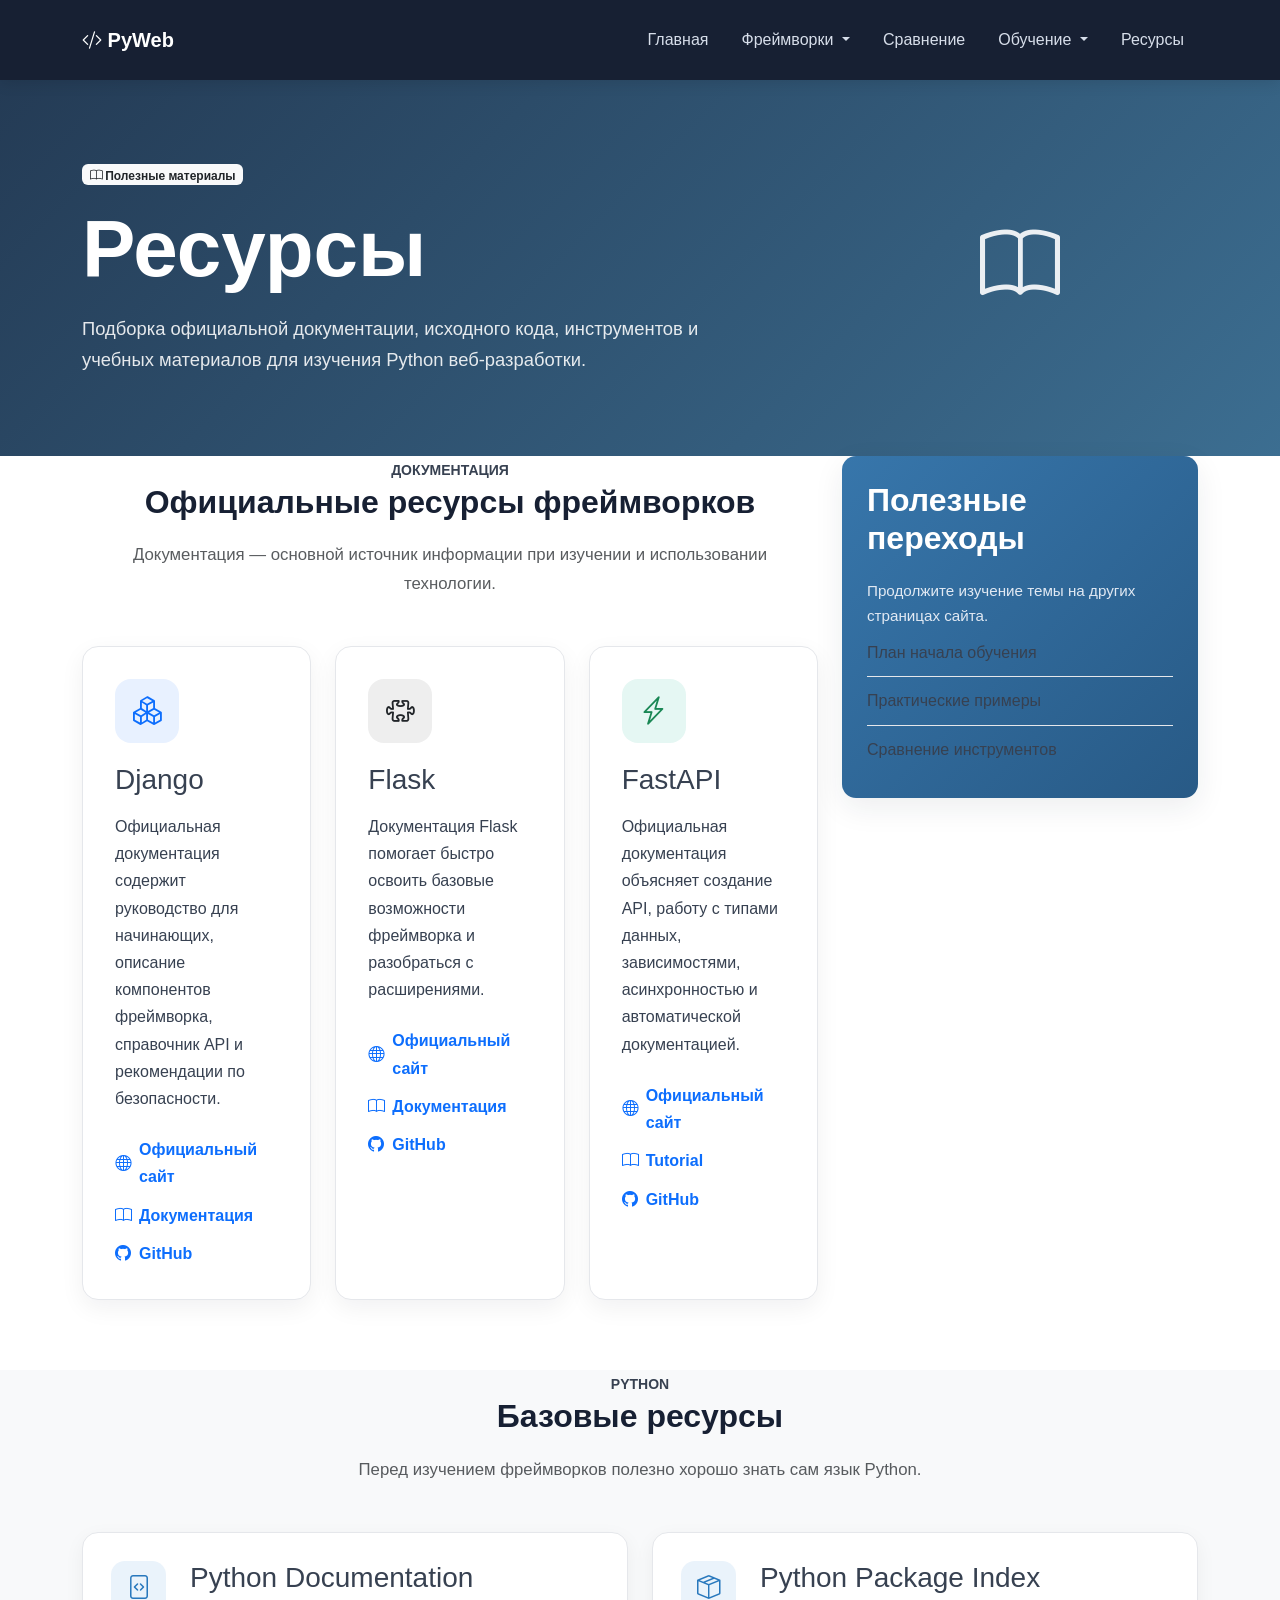
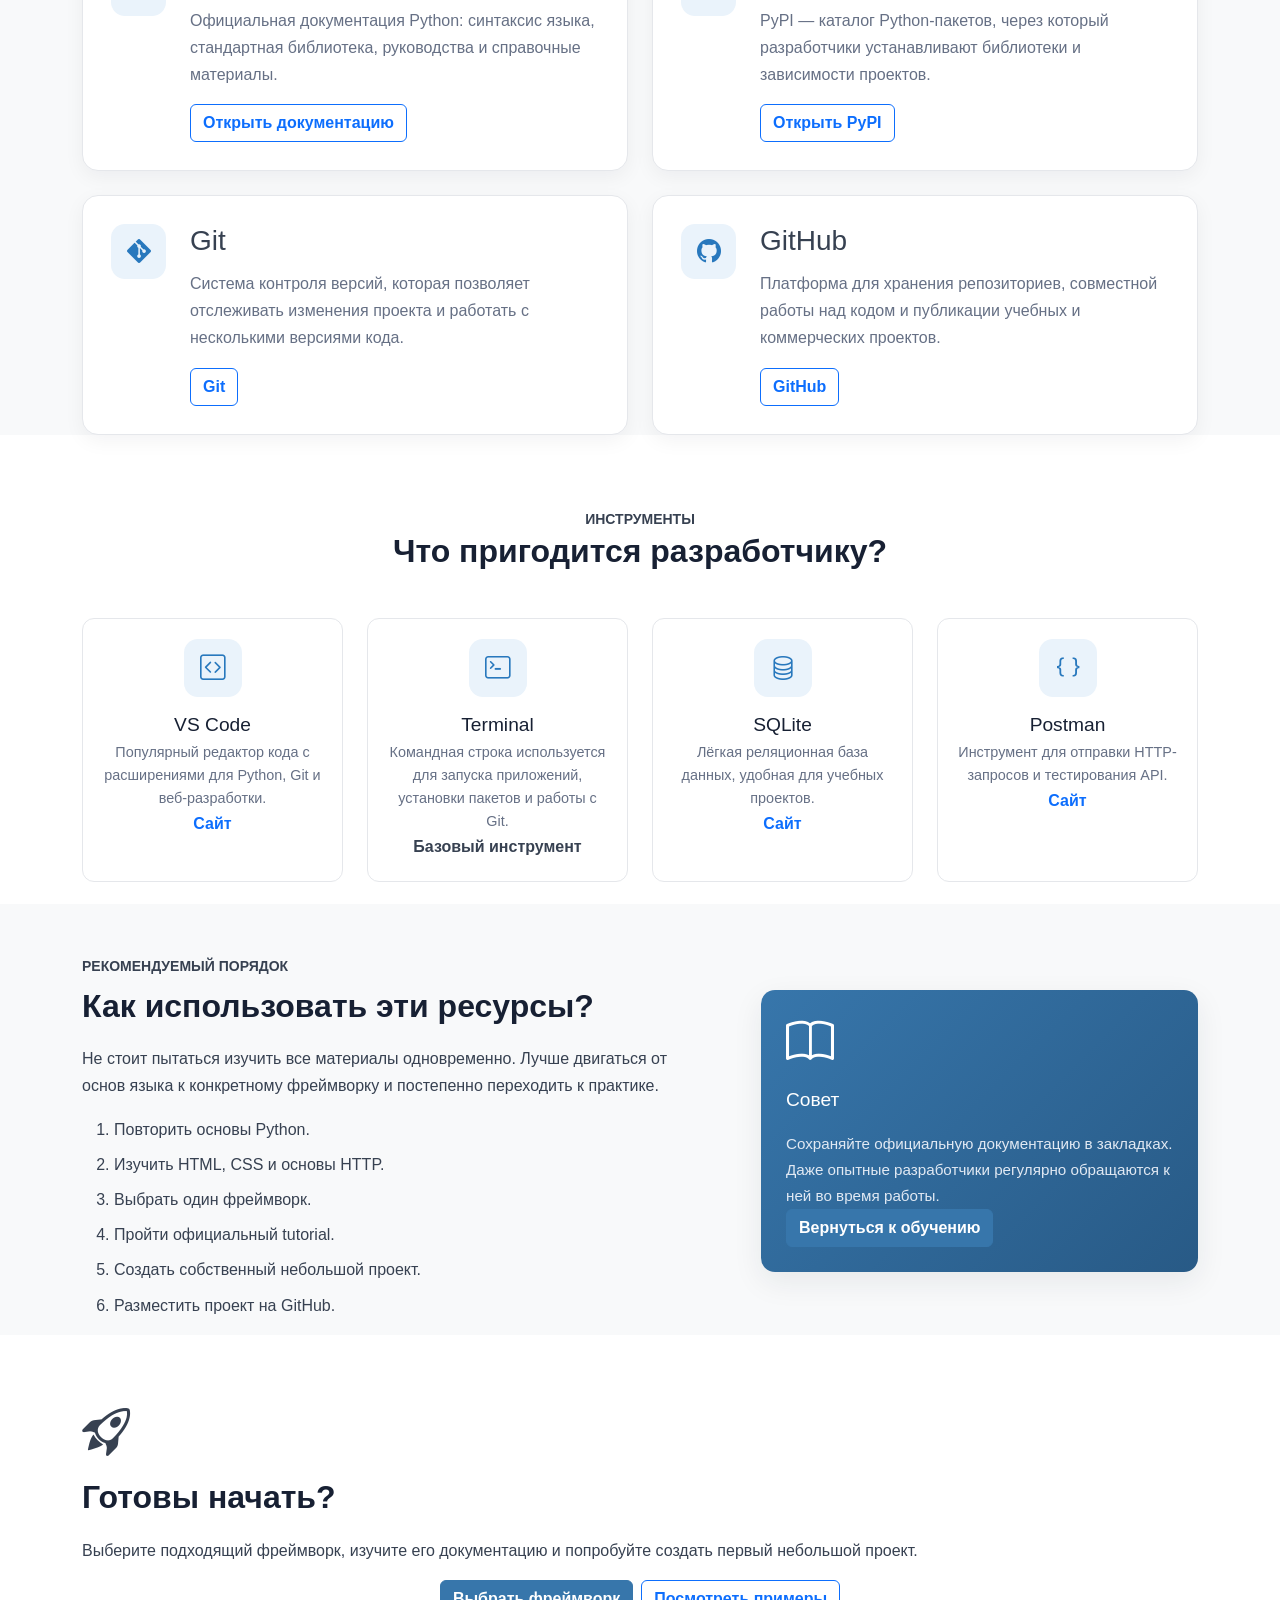
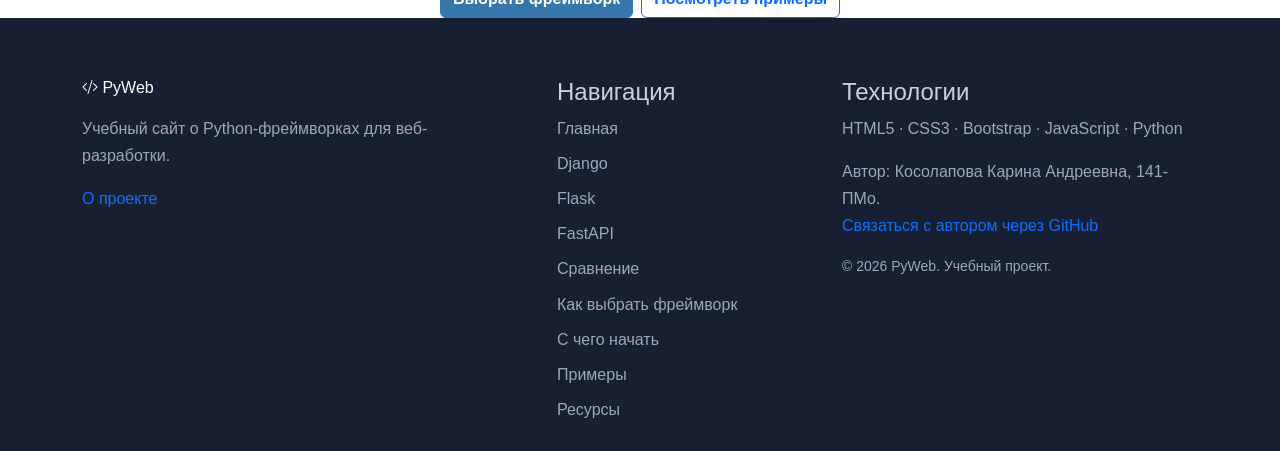
<file: resources.html>
<!DOCTYPE html>
<html lang="ru">
<head>
    <meta charset="UTF-8">
    <meta name="viewport" content="width=device-width, initial-scale=1.0">

    <meta name="description"
          content="Полезные ресурсы для изучения Django, Flask, FastAPI и Python веб-разработки.">
    <meta name="keywords"
          content="Django документация, Flask документация, FastAPI документация, Python, GitHub">

    <title>Ресурсы — PyWeb</title>

    <!-- Bootstrap -->
    <link
        href="https://cdn.jsdelivr.net/npm/bootstrap@5.3.3/dist/css/bootstrap.min.css"
        rel="stylesheet"
    >

    <!-- Bootstrap Icons -->
    <link
        rel="stylesheet"
        href="https://cdn.jsdelivr.net/npm/bootstrap-icons@1.11.3/font/bootstrap-icons.min.css"
    >

    <!-- Наши стили -->
    <link rel="stylesheet" href="css/style.min.css">
</head>

<body>

<!-- ================= HEADER ================= -->

<header class="site-header sticky-top">

    <nav class="navbar navbar-expand-lg navbar-dark">

        <div class="container">

            <a class="navbar-brand fw-bold" href="index.html">
                <i class="bi bi-code-slash"></i>
                PyWeb
            </a>

            <button
                class="navbar-toggler"
                type="button"
                data-bs-toggle="collapse"
                data-bs-target="#mainNavigation"
                aria-controls="mainNavigation"
                aria-expanded="false"
                aria-label="Открыть меню"
            >
                <span class="navbar-toggler-icon"></span>
            </button>

            <div class="collapse navbar-collapse" id="mainNavigation">

                <ul class="navbar-nav ms-auto align-items-lg-center">

                    <li class="nav-item">
                        <a class="nav-link" href="index.html">Главная</a>
                    </li>

                    <!-- Фреймворки -->
                    <li class="nav-item dropdown">
                        <a class="nav-link dropdown-toggle"
                        href="#"
                        id="frameworksDropdown"
                        role="button"
                        data-bs-toggle="dropdown"
                        aria-expanded="false">
                            Фреймворки
                        </a>

                        <ul class="dropdown-menu dropdown-menu-end"
                            aria-labelledby="frameworksDropdown">

                            <li>
                                <a class="dropdown-item" href="django.html">
                                    Django
                                </a>
                            </li>

                            <li>
                                <a class="dropdown-item" href="flask.html">
                                    Flask
                                </a>
                            </li>

                            <li>
                                <a class="dropdown-item" href="fastapi.html">
                                    FastAPI
                                </a>
                            </li>

                        </ul>
                    </li>

                    <li class="nav-item">
                        <a class="nav-link" href="comparison.html">
                            Сравнение
                        </a>
                    </li>

                    <!-- Обучение -->
                    <li class="nav-item dropdown">
                        <a class="nav-link dropdown-toggle"
                        href="#"
                        id="learningDropdown"
                        role="button"
                        data-bs-toggle="dropdown"
                        aria-expanded="false">
                            Обучение
                        </a>

                        <ul class="dropdown-menu dropdown-menu-end"
                            aria-labelledby="learningDropdown">

                            <li>
                                <a class="dropdown-item" href="choice.html">
                                    Как выбрать?
                                </a>
                            </li>

                            <li>
                                <a class="dropdown-item" href="getting-started.html">
                                    С чего начать
                                </a>
                            </li>

                            <li>
                                <a class="dropdown-item" href="examples.html">
                                    Примеры
                                </a>
                            </li>

                        </ul>
                    </li>

                    <li class="nav-item">
                        <a class="nav-link" href="resources.html">
                            Ресурсы
                        </a>
                    </li>

                </ul>

            </div>

        </div>

    </nav>

</header>


<!-- ================= MAIN ================= -->

<a class="visually-hidden-focusable skip-link" href="#mainContent">Перейти к содержимому</a>
<main id="mainContent">

    <!-- HERO -->

    <section class="framework-page-hero resources-page-hero">

        <div class="container">

            <div class="row align-items-center">

                <div class="col-lg-8">

                    <span class="badge bg-light text-dark mb-3">
                        <i class="bi bi-book"></i>
                        Полезные материалы
                    </span>

                    <h1 class="display-4 fw-bold">
                        Ресурсы
                    </h1>

                    <p class="lead mt-3">
                        Подборка официальной документации, исходного кода,
                        инструментов и учебных материалов для изучения
                        Python веб-разработки.
                    </p>

                </div>

                <div class="col-lg-4 text-center mt-4 mt-lg-0">

                    <i class="bi bi-book display-1"></i>

                </div>

            </div>

        </div>

    </section>


    <!-- OFFICIAL DOCUMENTATION -->

    <section class="content-section">

        <div class="container">
<div class="row g-4 align-items-start">
<div class="col-lg-8 page-content">

            <div class="section-heading text-center mb-5">

                <span class="text-uppercase small fw-bold">
                    Документация
                </span>

                <h2>
                    Официальные ресурсы фреймворков
                </h2>

                <p class="text-muted">
                    Документация — основной источник информации
                    при изучении и использовании технологии.
                </p>

            </div>


            <div class="row g-4">

                <!-- Django -->

                <div class="col-lg-4">

                    <article class="resource-card h-100">

                        <div class="resource-icon django-resource">
                            <i class="bi bi-boxes"></i>
                        </div>

                        <h3>
                            Django
                        </h3>

                        <p>
                            Официальная документация содержит руководство
                            для начинающих, описание компонентов фреймворка,
                            справочник API и рекомендации по безопасности.
                        </p>

                        <div class="resource-links">

                            <a
                                href="https://www.djangoproject.com/"
                                target="_blank"
                                rel="noopener noreferrer"
                            >
                                <i class="bi bi-globe"></i>
                                Официальный сайт
                            </a>

                            <a
                                href="https://docs.djangoproject.com/"
                                target="_blank"
                                rel="noopener noreferrer"
                            >
                                <i class="bi bi-book"></i>
                                Документация
                            </a>

                            <a
                                href="https://github.com/django/django"
                                target="_blank"
                                rel="noopener noreferrer"
                            >
                                <i class="bi bi-github"></i>
                                GitHub
                            </a>

                        </div>

                    </article>

                </div>


                <!-- Flask -->

                <div class="col-lg-4">

                    <article class="resource-card h-100">

                        <div class="resource-icon flask-resource">
                            <i class="bi bi-puzzle"></i>
                        </div>

                        <h3>
                            Flask
                        </h3>

                        <p>
                            Документация Flask помогает быстро освоить
                            базовые возможности фреймворка и разобраться
                            с расширениями.
                        </p>

                        <div class="resource-links">

                            <a
                                href="https://flask.palletsprojects.com/"
                                target="_blank"
                                rel="noopener noreferrer"
                            >
                                <i class="bi bi-globe"></i>
                                Официальный сайт
                            </a>

                            <a
                                href="https://flask.palletsprojects.com/en/stable/"
                                target="_blank"
                                rel="noopener noreferrer"
                            >
                                <i class="bi bi-book"></i>
                                Документация
                            </a>

                            <a
                                href="https://github.com/pallets/flask"
                                target="_blank"
                                rel="noopener noreferrer"
                            >
                                <i class="bi bi-github"></i>
                                GitHub
                            </a>

                        </div>

                    </article>

                </div>


                <!-- FastAPI -->

                <div class="col-lg-4">

                    <article class="resource-card h-100">

                        <div class="resource-icon fastapi-resource">
                            <i class="bi bi-lightning-charge"></i>
                        </div>

                        <h3>
                            FastAPI
                        </h3>

                        <p>
                            Официальная документация объясняет создание API,
                            работу с типами данных, зависимостями,
                            асинхронностью и автоматической документацией.
                        </p>

                        <div class="resource-links">

                            <a
                                href="https://fastapi.tiangolo.com/"
                                target="_blank"
                                rel="noopener noreferrer"
                            >
                                <i class="bi bi-globe"></i>
                                Официальный сайт
                            </a>

                            <a
                                href="https://fastapi.tiangolo.com/tutorial/"
                                target="_blank"
                                rel="noopener noreferrer"
                            >
                                <i class="bi bi-book"></i>
                                Tutorial
                            </a>

                            <a
                                href="https://github.com/fastapi/fastapi"
                                target="_blank"
                                rel="noopener noreferrer"
                            >
                                <i class="bi bi-github"></i>
                                GitHub
                            </a>

                        </div>

                    </article>

                </div>

            </div>

        
</div>
<aside class="col-lg-4" aria-label="Связанные материалы">
    <div class="sidebar-card sidebar-highlight page-sidebar">
        <h2 class="h4">Полезные переходы</h2>
        <p>Продолжите изучение темы на других страницах сайта.</p>
        <ul class="sidebar-list"><li><a href="getting-started.html">План начала обучения</a></li>
<li><a href="examples.html">Практические примеры</a></li>
<li><a href="comparison.html">Сравнение инструментов</a></li></ul>
    </div>
</aside>
</div>
</div>

    </section>


    <!-- PYTHON RESOURCES -->

    <section class="content-section bg-light">

        <div class="container">

            <div class="section-heading text-center mb-5">

                <span class="text-uppercase small fw-bold">
                    Python
                </span>

                <h2>
                    Базовые ресурсы
                </h2>

                <p class="text-muted">
                    Перед изучением фреймворков полезно хорошо знать
                    сам язык Python.
                </p>

            </div>


            <div class="row g-4">

                <div class="col-md-6">

                    <article class="resource-list-card">

                        <div class="resource-list-icon">
                            <i class="bi bi-file-code"></i>
                        </div>

                        <div>

                            <h3>
                                Python Documentation
                            </h3>

                            <p>
                                Официальная документация Python:
                                синтаксис языка, стандартная библиотека,
                                руководства и справочные материалы.
                            </p>

                            <a
                                href="https://docs.python.org/3/"
                                target="_blank"
                                rel="noopener noreferrer"
                                class="btn btn-outline-primary"
                            >
                                Открыть документацию
                            </a>

                        </div>

                    </article>

                </div>


                <div class="col-md-6">

                    <article class="resource-list-card">

                        <div class="resource-list-icon">
                            <i class="bi bi-box-seam"></i>
                        </div>

                        <div>

                            <h3>
                                Python Package Index
                            </h3>

                            <p>
                                PyPI — каталог Python-пакетов, через который
                                разработчики устанавливают библиотеки
                                и зависимости проектов.
                            </p>

                            <a
                                href="https://pypi.org/"
                                target="_blank"
                                rel="noopener noreferrer"
                                class="btn btn-outline-primary"
                            >
                                Открыть PyPI
                            </a>

                        </div>

                    </article>

                </div>


                <div class="col-md-6">

                    <article class="resource-list-card">

                        <div class="resource-list-icon">
                            <i class="bi bi-git"></i>
                        </div>

                        <div>

                            <h3>
                                Git
                            </h3>

                            <p>
                                Система контроля версий, которая позволяет
                                отслеживать изменения проекта и работать
                                с несколькими версиями кода.
                            </p>

                            <a
                                href="https://git-scm.com/"
                                target="_blank"
                                rel="noopener noreferrer"
                                class="btn btn-outline-primary"
                            >
                                Git
                            </a>

                        </div>

                    </article>

                </div>


                <div class="col-md-6">

                    <article class="resource-list-card">

                        <div class="resource-list-icon">
                            <i class="bi bi-github"></i>
                        </div>

                        <div>

                            <h3>
                                GitHub
                            </h3>

                            <p>
                                Платформа для хранения репозиториев,
                                совместной работы над кодом и публикации
                                учебных и коммерческих проектов.
                            </p>

                            <a
                                href="https://github.com/"
                                target="_blank"
                                rel="noopener noreferrer"
                                class="btn btn-outline-primary"
                            >
                                GitHub
                            </a>

                        </div>

                    </article>

                </div>

            </div>

        </div>

    </section>


    <!-- TOOLS -->

    <section class="content-section">

        <div class="container">

            <div class="section-heading text-center mb-5">

                <span class="text-uppercase small fw-bold">
                    Инструменты
                </span>

                <h2>
                    Что пригодится разработчику?
                </h2>

            </div>


            <div class="row g-4">

                <div class="col-md-6 col-lg-3">

                    <article class="mini-feature resource-tool-card h-100">

                        <i class="bi bi-code-square"></i>

                        <h3>
                            VS Code
                        </h3>

                        <p>
                            Популярный редактор кода с расширениями
                            для Python, Git и веб-разработки.
                        </p>

                        <a
                            href="https://code.visualstudio.com/"
                            target="_blank"
                            rel="noopener noreferrer"
                        >
                            Сайт
                        </a>

                    </article>

                </div>


                <div class="col-md-6 col-lg-3">

                    <article class="mini-feature resource-tool-card h-100">

                        <i class="bi bi-terminal"></i>

                        <h3>
                            Terminal
                        </h3>

                        <p>
                            Командная строка используется для запуска
                            приложений, установки пакетов и работы с Git.
                        </p>

                        <span>
                            Базовый инструмент
                        </span>

                    </article>

                </div>


                <div class="col-md-6 col-lg-3">

                    <article class="mini-feature resource-tool-card h-100">

                        <i class="bi bi-database"></i>

                        <h3>
                            SQLite
                        </h3>

                        <p>
                            Лёгкая реляционная база данных,
                            удобная для учебных проектов.
                        </p>

                        <a
                            href="https://www.sqlite.org/"
                            target="_blank"
                            rel="noopener noreferrer"
                        >
                            Сайт
                        </a>

                    </article>

                </div>


                <div class="col-md-6 col-lg-3">

                    <article class="mini-feature resource-tool-card h-100">

                        <i class="bi bi-braces"></i>

                        <h3>
                            Postman
                        </h3>

                        <p>
                            Инструмент для отправки HTTP-запросов
                            и тестирования API.
                        </p>

                        <a
                            href="https://www.postman.com/"
                            target="_blank"
                            rel="noopener noreferrer"
                        >
                            Сайт
                        </a>

                    </article>

                </div>

            </div>

        </div>

    </section>


    <!-- LEARNING PLAN -->

    <section class="content-section bg-light">

        <div class="container">

            <div class="row align-items-center g-5">

                <div class="col-lg-7">

                    <span class="text-uppercase small fw-bold">
                        Рекомендуемый порядок
                    </span>

                    <h2 class="mt-2">
                        Как использовать эти ресурсы?
                    </h2>

                    <p>
                        Не стоит пытаться изучить все материалы одновременно.
                        Лучше двигаться от основ языка к конкретному
                        фреймворку и постепенно переходить к практике.
                    </p>

                    <ol>

                        <li class="mb-2">
                            Повторить основы Python.
                        </li>

                        <li class="mb-2">
                            Изучить HTML, CSS и основы HTTP.
                        </li>

                        <li class="mb-2">
                            Выбрать один фреймворк.
                        </li>

                        <li class="mb-2">
                            Пройти официальный tutorial.
                        </li>

                        <li class="mb-2">
                            Создать собственный небольшой проект.
                        </li>

                        <li>
                            Разместить проект на GitHub.
                        </li>

                    </ol>

                </div>


                <div class="col-lg-5">

                    <div class="sidebar-card sidebar-highlight">

                        <i class="bi bi-book display-5"></i>

                        <h3 class="mt-3">
                            Совет
                        </h3>

                        <p>
                            Сохраняйте официальную документацию
                            в закладках. Даже опытные разработчики
                            регулярно обращаются к ней во время работы.
                        </p>

                        <a
                            href="getting-started.html"
                            class="btn btn-primary"
                        >
                            Вернуться к обучению
                        </a>

                    </div>

                </div>

            </div>

        </div>

    </section>


    <!-- FINAL -->

    <section class="content-section">

        <div class="container">

            <div class="content-highlight">

                <i class="bi bi-rocket-takeoff display-5"></i>

                <h2 class="mt-3">
                    Готовы начать?
                </h2>

                <p>
                    Выберите подходящий фреймворк, изучите его документацию
                    и попробуйте создать первый небольшой проект.
                </p>

                <div class="d-flex flex-wrap justify-content-center gap-2">

                    <a
                        href="choice.html"
                        class="btn btn-primary"
                    >
                        Выбрать фреймворк
                    </a>

                    <a
                        href="examples.html"
                        class="btn btn-outline-primary"
                    >
                        Посмотреть примеры
                    </a>

                </div>

            </div>

        </div>

    </section>

</main>


<!-- ================= FOOTER ================= -->

<footer class="site-footer">
    <div class="container">
        <div class="row g-4">

            <!-- О сайте -->
            <div class="col-lg-5">
                <h3>
                    <i class="bi bi-code-slash" aria-hidden="true"></i>
                    PyWeb
                </h3>

                <p>
                    Учебный сайт о Python-фреймворках
                    для веб-разработки.
                </p>

                <a href="about.html">О проекте</a>
            </div>

            <!-- Навигация -->
            <div class="col-sm-6 col-lg-3">
                <h4>Навигация</h4>

                <ul class="footer-links">
                    <li><a href="index.html">Главная</a></li>
                    <li><a href="django.html">Django</a></li>
                    <li><a href="flask.html">Flask</a></li>
                    <li><a href="fastapi.html">FastAPI</a></li>
                    <li><a href="comparison.html">Сравнение</a></li>
                    <li><a href="choice.html">Как выбрать фреймворк</a></li>
                    <li><a href="getting-started.html">С чего начать</a></li>
                    <li><a href="examples.html">Примеры</a></li>
                    <li><a href="resources.html">Ресурсы</a></li>
                </ul>
            </div>

            <!-- Технологии и авторские права -->
            <div class="col-sm-6 col-lg-4">
                <h4>Технологии</h4>

                <p>
                    HTML5 · CSS3 · Bootstrap · JavaScript · Python
                </p>
                <p>Автор: Косолапова Карина Андреевна, 141-ПМо.<br>
                    <a href="https://github.com/kiraaa88" target="_blank" rel="noopener noreferrer">Связаться с автором через GitHub</a>
                </p>

                <p class="small mb-0">
                    © <span id="currentYear">2026</span> PyWeb.
                    Учебный проект.
                </p>
            </div>

        </div>
    </div>
</footer>


<!-- Bootstrap JS -->

<script
    src="https://cdn.jsdelivr.net/npm/bootstrap@5.3.3/dist/js/bootstrap.bundle.min.js">
</script>

<script src="js/script.min.js"></script>

</body>
</html>
</file>
<file: css/style.min.css>
:root { --primary-color: #3776ab; --primary-dark: #285a86; --secondary-color: #ffd343; --dark-color: #172033; --dark-light: #263247; --text-color: #374151; --text-muted: #6b7280; --light-color: #f8fafc; --white-color: #ffffff; --border-color: #e5e7eb; --shadow: 0 10px 30px rgba(23, 32, 51, 0.08); --shadow-hover: 0 18px 40px rgba(23, 32, 51, 0.14); --transition: 0.3s ease; } html { scroll-behavior: smooth; } body { margin: 0; font-family: -apple-system, BlinkMacSystemFont, "Segoe UI", Roboto, Arial, sans-serif; color: var(--text-color); background-color: var(--white-color); line-height: 1.7; } a { text-decoration: none; } .section-padding { padding: 90px 0; }  .site-header { background-color: var(--dark-color); position: sticky; top: 0; z-index: 1000; box-shadow: 0 2px 15px rgba(0, 0, 0, 0.12); } .navbar { padding: 15px 0; } .site-logo { display: flex; align-items: center; gap: 10px; font-size: 1.5rem; font-weight: 700; color: var(--white-color) !important; } .logo-icon { width: 40px; height: 40px; display: flex; align-items: center; justify-content: center; border-radius: 10px; background-color: var(--primary-color); color: var(--white-color); } .navbar-nav { gap: 5px; } .nav-link { padding: 8px 14px !important; color: #d7deea !important; border-radius: 8px; transition: var(--transition); } .nav-link:hover, .nav-link.active { color: var(--white-color) !important; background-color: rgba(255, 255, 255, 0.08); } .navbar-toggler { border-color: rgba(255, 255, 255, 0.25); }  .hero-section { padding: 110px 0; background: linear-gradient( 135deg, #172033 0%, #263b58 100% ); color: var(--white-color); overflow: hidden; } .hero-badge { display: inline-flex; align-items: center; gap: 8px; padding: 7px 14px; margin-bottom: 20px; border-radius: 50px; background-color: rgba(255, 255, 255, 0.08); color: var(--secondary-color); font-size: 0.85rem; font-weight: 600; text-transform: uppercase; letter-spacing: 0.5px; } .hero-title { margin-bottom: 25px; font-size: clamp(2.5rem, 5vw, 4.5rem); font-weight: 800; line-height: 1.1; } .hero-title span { display: block; color: var(--secondary-color); } .hero-description { max-width: 650px; margin-bottom: 35px; color: #d7deea; font-size: 1.15rem; } .hero-buttons { display: flex; flex-wrap: wrap; gap: 12px; } .hero-buttons .btn { border-radius: 8px; padding: 12px 22px; }  .hero-code { margin-top: 40px; overflow: hidden; border-radius: 12px; background-color: #101827; box-shadow: 0 20px 50px rgba(0, 0, 0, 0.3); } .code-header { display: flex; gap: 7px; padding: 13px 16px; background-color: #1b2536; } .code-header span { width: 10px; height: 10px; border-radius: 50%; background-color: #65748b; } .hero-code pre { margin: 0; padding: 25px; overflow-x: auto; font-size: 0.9rem; line-height: 1.8; } .hero-code code { color: #d7deea; } .code-keyword { color: #ff7b72; } .code-string { color: #a5d6ff; } .code-function { color: #d2a8ff; } .code-decorator { color: #7ee787; }  .section-heading { max-width: 700px; margin: 0 auto; } .section-label { display: inline-block; margin-bottom: 10px; color: var(--primary-color); font-size: 0.8rem; font-weight: 700; letter-spacing: 1.5px; text-transform: uppercase; } .section-heading h2, .info-section h2 { margin-bottom: 18px; color: var(--dark-color); font-size: 2.5rem; font-weight: 750; } .section-heading p { margin: 0; color: var(--text-muted); font-size: 1.05rem; }  .about-section { background-color: var(--white-color); } .feature-card { height: 100%; padding: 35px; border: 1px solid var(--border-color); border-radius: 14px; background-color: var(--white-color); transition: var(--transition); } .feature-card:hover { transform: translateY(-7px); box-shadow: var(--shadow-hover); } .feature-icon { width: 55px; height: 55px; display: flex; align-items: center; justify-content: center; margin-bottom: 22px; border-radius: 12px; background-color: #eaf3fb; color: var(--primary-color); font-size: 1.5rem; } .feature-card h3 { margin-bottom: 12px; color: var(--dark-color); font-size: 1.25rem; } .feature-card p { margin: 0; color: var(--text-muted); }  .frameworks-section { background-color: var(--light-color); } .framework-card { height: 100%; overflow: hidden; border-radius: 16px; background-color: var(--white-color); box-shadow: var(--shadow); transition: var(--transition); } .framework-card:hover { transform: translateY(-8px); box-shadow: var(--shadow-hover); } .framework-card-header { height: 150px; display: flex; align-items: center; justify-content: center; } .django-color { background-color: #092e20; } .flask-color { background-color: #222222; } .fastapi-color { background-color: #009688; } .framework-letter { color: var(--white-color); font-size: 5rem; font-weight: 800; } .framework-card-body { padding: 30px; } .framework-card-body h3 { margin-bottom: 12px; color: var(--dark-color); font-size: 1.6rem; } .framework-card-body p { color: var(--text-muted); } .framework-list { list-style: none; padding: 0; margin: 20px 0 25px; } .framework-list li { display: flex; align-items: center; gap: 8px; margin-bottom: 8px; color: var(--text-color); font-size: 0.95rem; } .framework-list i { color: var(--primary-color); }  .info-section { background-color: var(--white-color); } .info-section article p { color: var(--text-muted); } .info-section article .btn { margin-top: 10px; }  .sidebar-card { margin-bottom: 25px; padding: 25px; border: 1px solid var(--border-color); border-radius: 14px; background-color: var(--white-color); box-shadow: var(--shadow); } .sidebar-card h3 { display: flex; align-items: center; gap: 10px; margin-bottom: 20px; color: var(--dark-color); font-size: 1.2rem; } .sidebar-card h3 i { color: var(--primary-color); } .sidebar-list { list-style: none; padding: 0; margin: 0; } .sidebar-list li { border-bottom: 1px solid var(--border-color); } .sidebar-list li:last-child { border-bottom: none; } .sidebar-list a { display: flex; align-items: center; gap: 8px; padding: 10px 0; color: var(--text-color); transition: var(--transition); } .sidebar-list a:hover { padding-left: 5px; color: var(--primary-color); } .sidebar-subscribe { background-color: var(--dark-color); border: none; color: var(--white-color); } .sidebar-subscribe h3 { color: var(--white-color); } .sidebar-subscribe p { color: #c7d0df; } .sidebar-subscribe form { display: flex; flex-direction: column; gap: 10px; } .sidebar-subscribe input { padding: 11px 14px; border: none; border-radius: 7px; }  .site-footer { padding: 60px 0 20px; background-color: var(--dark-color); color: #c7d0df; } .footer-logo { display: inline-flex; align-items: center; gap: 8px; margin-bottom: 15px; color: var(--white-color); font-size: 1.5rem; font-weight: 700; } .site-footer p { max-width: 400px; color: #9ba8bb; } .site-footer h3 { margin-bottom: 18px; color: var(--white-color); font-size: 1rem; } .footer-links { list-style: none; padding: 0; margin: 0; } .footer-links li { margin-bottom: 8px; } .footer-links a { color: #9ba8bb; transition: var(--transition); } .footer-links a:hover { color: var(--white-color); } .footer-bottom { display: flex; align-items: center; justify-content: space-between; gap: 20px; margin-top: 40px; padding-top: 20px; border-top: 1px solid rgba(255, 255, 255, 0.1); } .footer-bottom p { margin: 0; } .footer-social a { display: flex; align-items: center; justify-content: center; width: 38px; height: 38px; border-radius: 50%; background-color: rgba(255, 255, 255, 0.08); color: var(--white-color); transition: var(--transition); } .footer-social a:hover { background-color: var(--primary-color); transform: translateY(-3px); }  .btn { font-weight: 600; transition: var(--transition); } .btn-primary { border-color: var(--primary-color); background-color: var(--primary-color); } .btn-primary:hover { border-color: var(--primary-dark); background-color: var(--primary-dark); transform: translateY(-2px); }   @media (min-width: 768px) { .hero-code { margin-top: 0; } }  @media (min-width: 992px) { .navbar { padding: 18px 0; } }  @media (max-width: 767.98px) { .section-padding { padding: 65px 0; } .hero-section { padding: 75px 0; } .hero-title { font-size: 2.5rem; } .hero-description { font-size: 1rem; } .hero-buttons { flex-direction: column; } .hero-buttons .btn { width: 100%; } .hero-code { margin-top: 40px; } .section-heading h2, .info-section h2 { font-size: 2rem; } .feature-card { padding: 25px; } .footer-bottom { flex-direction: column; align-items: flex-start; } }  .framework-page-hero { padding: 80px 0; color: var(--white-color); } .django-page-hero { background: linear-gradient( 135deg, #092e20 0%, #164b38 100% ); } .framework-page-hero h1 { margin-bottom: 15px; font-size: clamp(3rem, 7vw, 5rem); font-weight: 800; } .framework-page-hero p { max-width: 650px; margin: 0; color: #d7deea; font-size: 1.15rem; } .framework-big-letter { font-size: 12rem; font-weight: 800; line-height: 1; opacity: 0.15; }  .content-section { margin-bottom: 70px; } .content-section:last-child { margin-bottom: 0; } .content-section h2 { margin-bottom: 20px; color: var(--dark-color); font-size: 2rem; font-weight: 750; } .content-section > p { color: var(--text-muted); }  .mini-feature { height: 100%; display: flex; gap: 15px; padding: 20px; border: 1px solid var(--border-color); border-radius: 12px; background-color: var(--white-color); transition: var(--transition); } .mini-feature:hover { transform: translateY(-4px); box-shadow: var(--shadow); } .mini-feature > i { flex-shrink: 0; width: 42px; height: 42px; display: flex; align-items: center; justify-content: center; border-radius: 10px; background-color: #eaf3fb; color: var(--primary-color); font-size: 1.2rem; } .mini-feature h3 { margin-bottom: 5px; color: var(--dark-color); font-size: 1rem; } .mini-feature p { margin: 0; color: var(--text-muted); font-size: 0.9rem; }  .architecture-list { margin-top: 30px; } .architecture-item { display: flex; gap: 20px; padding: 22px 0; border-bottom: 1px solid var(--border-color); } .architecture-item:last-child { border-bottom: none; } .architecture-number { flex-shrink: 0; font-size: 1.1rem; font-weight: 700; color: var(--primary-color); } .architecture-item h3 { margin-bottom: 5px; color: var(--dark-color); font-size: 1.1rem; } .architecture-item p { margin: 0; color: var(--text-muted); font-size: 0.95rem; }  .code-example { overflow-x: auto; margin-top: 25px; border-radius: 12px; background-color: #172033; box-shadow: var(--shadow); } .code-example pre { margin: 0; padding: 25px; color: #d7deea; font-size: 0.95rem; line-height: 1.7; }  .pros-card, .cons-card { height: 100%; padding: 25px; border-radius: 12px; } .pros-card { background-color: #effaf3; } .cons-card { background-color: #fff5f5; } .pros-card h3, .cons-card h3 { margin-bottom: 20px; font-size: 1.2rem; } .pros-card h3 { color: #198754; } .cons-card h3 { color: #dc3545; } .pros-card ul, .cons-card ul { margin: 0; padding-left: 20px; } .pros-card li, .cons-card li { margin-bottom: 10px; color: var(--text-color); }  .sidebar-highlight { background: linear-gradient( 135deg, #3776ab, #285a86 ); border: none; color: var(--white-color); } .sidebar-highlight > span { display: inline-block; margin-bottom: 10px; font-size: 0.75rem; font-weight: 700; letter-spacing: 1px; opacity: 0.8; } .sidebar-highlight h3 { color: var(--white-color); } .sidebar-highlight p { margin: 0; color: #e1e9f3; font-size: 0.95rem; }  @media (max-width: 767.98px) { .framework-page-hero { padding: 60px 0; } .framework-big-letter { display: none; } .content-section { margin-bottom: 50px; } .content-section h2 { font-size: 1.7rem; } }  .flask-page-hero { background: linear-gradient( 135deg, #1f1f1f 0%, #3a3a3a 100% ); }  .fastapi-page-hero { background: linear-gradient( 135deg, #00796b 0%, #00a98f 100% ); }  .comparison-page-hero { background: linear-gradient(135deg, #172033 0%, #2d4266 100%); color: #ffffff; padding: 90px 0; } .comparison-page-hero h1 { color: #ffffff; } .comparison-page-hero p { color: rgba(255, 255, 255, 0.85); } .comparison-page-hero .display-1 { color: rgba(255, 255, 255, 0.9); } @media (max-width: 767.98px) { .comparison-page-hero { padding: 60px 0; } .comparison-page-hero h1 { font-size: 2.4rem; } }  .choice-scenarios .mini-feature { display: block; height: 100%; padding: 2rem; text-align: center; } .choice-scenarios .mini-feature > i { display: inline-flex; align-items: center; justify-content: center; width: 60px; height: 60px; margin-bottom: 1.25rem; border-radius: 14px; background-color: #eaf3fb; color: #2878bd; font-size: 1.7rem; } .choice-scenarios .mini-feature h3 { margin-bottom: 0.9rem; font-size: 1.25rem; line-height: 1.3; } .choice-scenarios .mini-feature p { margin-bottom: 1.25rem; color: #667085; line-height: 1.7; } .choice-scenarios .mini-feature strong { display: inline-block; font-size: 1rem; } @media (max-width: 767.98px) { .choice-scenarios .mini-feature { padding: 1.5rem; } .choice-scenarios .mini-feature h3 { font-size: 1.15rem; } }  .getting-started-hero { background: linear-gradient(135deg, #1d4d72 0%, #2878bd 100%); color: #ffffff; } .getting-started-hero h1 { color: #ffffff; } .getting-started-hero p { color: rgba(255, 255, 255, 0.88); } .getting-started-hero .display-1 { color: rgba(255, 255, 255, 0.9); }  .content-section-card { padding: 2rem; background-color: #ffffff; border: 1px solid #e5e7eb; border-radius: 16px; box-shadow: 0 8px 25px rgba(15, 23, 42, 0.06); } .content-section-card h3 { margin-bottom: 1rem; } .content-section-card h3 i { margin-right: 0.5rem; }  .getting-started-hero + .content-section { overflow: hidden; } .code-example { margin: 1rem 0 0; padding: 1.25rem; overflow-x: auto; border-radius: 12px; background-color: #172033; color: #f8fafc; font-family: "Courier New", monospace; font-size: 0.9rem; line-height: 1.6; } .code-example code { color: inherit; }  .list-group-item { padding: 1.25rem; border-color: #e5e7eb; } .list-group-item > i { font-size: 1.1rem; margin-top: 0.15rem; }  @media (max-width: 767.98px) { .getting-started-hero { padding: 60px 0; } .getting-started-hero h1 { font-size: 2.4rem; } .content-section-card { padding: 1.5rem; } .code-example { font-size: 0.8rem; } }  .examples-page-hero { background: linear-gradient(135deg, #4b3268 0%, #7651a8 100%); color: #ffffff; } .examples-page-hero h1 { color: #ffffff; } .examples-page-hero p { color: rgba(255, 255, 255, 0.88); } .examples-page-hero .display-1 { color: rgba(255, 255, 255, 0.9); }  .project-card { padding: 2rem; background-color: #ffffff; border: 1px solid #e5e7eb; border-radius: 16px; box-shadow: 0 8px 25px rgba(15, 23, 42, 0.06); transition: transform 0.25s ease, box-shadow 0.25s ease; } .project-card:hover { transform: translateY(-5px); box-shadow: 0 14px 35px rgba(15, 23, 42, 0.1); } .project-card h3 { margin-bottom: 1rem; } .project-card h4 { margin-top: 1.5rem; margin-bottom: 0.75rem; font-size: 1rem; } .project-card ul { padding-left: 1.2rem; margin-bottom: 0; } .project-card li { margin-bottom: 0.45rem; }  .project-card-icon { display: flex; align-items: center; justify-content: center; width: 64px; height: 64px; margin-bottom: 1.25rem; border-radius: 16px; font-size: 1.8rem; } .django-icon { background-color: #e8f1ff; color: #0d6efd; } .flask-icon { background-color: #eeeeee; color: #212529; } .fastapi-icon { background-color: #e5f7f3; color: #198754; }  .project-level-number { display: flex; align-items: center; justify-content: center; width: 48px; height: 48px; margin: 0 auto 1rem; border-radius: 50%; background-color: #eaf3fb; color: #2878bd; font-size: 1.2rem; font-weight: 700; }  @media (max-width: 767.98px) { .examples-page-hero { padding: 60px 0; } .examples-page-hero h1 { font-size: 2.4rem; } .project-card { padding: 1.5rem; } }  .resources-page-hero { background: linear-gradient(135deg, #243b55 0%, #3c6e91 100%); color: #ffffff; } .resources-page-hero h1 { color: #ffffff; } .resources-page-hero p { color: rgba(255, 255, 255, 0.88); } .resources-page-hero .display-1 { color: rgba(255, 255, 255, 0.9); }  .resource-card { padding: 2rem; background-color: #ffffff; border: 1px solid #e5e7eb; border-radius: 16px; box-shadow: 0 8px 25px rgba(15, 23, 42, 0.06); transition: transform 0.25s ease, box-shadow 0.25s ease; } .resource-card:hover { transform: translateY(-5px); box-shadow: 0 14px 35px rgba(15, 23, 42, 0.1); } .resource-card h3 { margin-bottom: 1rem; } .resource-icon { display: flex; align-items: center; justify-content: center; width: 64px; height: 64px; margin-bottom: 1.25rem; border-radius: 16px; font-size: 1.8rem; } .django-resource { background-color: #e8f1ff; color: #0d6efd; } .flask-resource { background-color: #eeeeee; color: #212529; } .fastapi-resource { background-color: #e5f7f3; color: #198754; }  .resource-links { display: flex; flex-direction: column; gap: 0.7rem; margin-top: 1.5rem; } .resource-links a { display: inline-flex; align-items: center; gap: 0.5rem; font-weight: 600; text-decoration: none; } .resource-links a:hover { text-decoration: underline; }  .resource-list-card { display: flex; gap: 1.5rem; height: 100%; padding: 1.75rem; background-color: #ffffff; border: 1px solid #e5e7eb; border-radius: 16px; box-shadow: 0 6px 20px rgba(15, 23, 42, 0.05); } .resource-list-icon { flex-shrink: 0; display: flex; align-items: center; justify-content: center; width: 55px; height: 55px; border-radius: 14px; background-color: #eaf3fb; color: #2878bd; font-size: 1.5rem; } .resource-list-card h3 { margin-bottom: 0.75rem; } .resource-list-card p { color: #667085; }  .resource-tool-card { display: block; text-align: center; } .resource-tool-card > i { display: inline-flex; align-items: center; justify-content: center; width: 58px; height: 58px; margin-bottom: 1rem; border-radius: 14px; background-color: #eaf3fb; color: #2878bd; font-size: 1.6rem; } .resource-tool-card h3 { font-size: 1.2rem; } .resource-tool-card p { color: #667085; line-height: 1.6; } .resource-tool-card a, .resource-tool-card span { font-weight: 600; }  @media (max-width: 767.98px) { .resources-page-hero { padding: 60px 0; } .resources-page-hero h1 { font-size: 2.4rem; } .resource-card { padding: 1.5rem; } .resource-list-card { flex-direction: column; padding: 1.5rem; } }  .about-page-hero { background: linear-gradient(135deg, #172554 0%, #3157a5 100%); color: #ffffff; } .about-page-hero h1 { color: #ffffff; } .about-page-hero p { color: rgba(255, 255, 255, 0.88); } .about-page-hero .display-1 { color: rgba(255, 255, 255, 0.9); }  .about-stat-card { display: grid; grid-template-columns: repeat(3, 1fr); overflow: hidden; background-color: #ffffff; border: 1px solid #e5e7eb; border-radius: 18px; box-shadow: 0 10px 30px rgba(15, 23, 42, 0.08); } .about-stat { display: flex; flex-direction: column; align-items: center; justify-content: center; min-height: 150px; padding: 1rem; text-align: center; } .about-stat + .about-stat { border-left: 1px solid #e5e7eb; } .about-stat strong { display: block; color: #2878bd; font-size: 2.4rem; line-height: 1; margin-bottom: 0.5rem; } .about-stat span { color: #667085; font-size: 0.9rem; }  .about-feature { padding: 1.75rem; background-color: #ffffff; border: 1px solid #e5e7eb; border-radius: 16px; box-shadow: 0 6px 20px rgba(15, 23, 42, 0.05); transition: transform 0.25s ease, box-shadow 0.25s ease; } .about-feature:hover { transform: translateY(-5px); box-shadow: 0 12px 30px rgba(15, 23, 42, 0.09); } .about-feature-icon { display: flex; align-items: center; justify-content: center; width: 56px; height: 56px; margin-bottom: 1.25rem; border-radius: 14px; background-color: #eaf3fb; color: #2878bd; font-size: 1.5rem; } .about-feature h3 { font-size: 1.2rem; }  .technology-stack { display: flex; flex-direction: column; gap: 1rem; } .technology-item { display: flex; align-items: center; gap: 1rem; padding: 1rem 1.25rem; background-color: #ffffff; border: 1px solid #e5e7eb; border-radius: 14px; box-shadow: 0 5px 18px rgba(15, 23, 42, 0.04); } .technology-item > i { display: flex; align-items: center; justify-content: center; flex-shrink: 0; width: 45px; height: 45px; border-radius: 10px; background-color: #eaf3fb; color: #2878bd; font-size: 1.3rem; } .technology-item div { display: flex; flex-direction: column; } .technology-item strong { margin-bottom: 0.15rem; } .technology-item span { color: #667085; font-size: 0.9rem; }  .about-table { overflow: hidden; background-color: #ffffff; border-radius: 12px; box-shadow: 0 6px 20px rgba(15, 23, 42, 0.05); } .about-table thead th { background-color: #172554; color: #ffffff; padding: 1rem; } .about-table tbody th, .about-table tbody td { padding: 1rem; } .about-table tbody th { width: 25%; }  .author-card { display: flex; gap: 2rem; padding: 2.5rem; background-color: #ffffff; border: 1px solid #e5e7eb; border-radius: 18px; box-shadow: 0 8px 25px rgba(15, 23, 42, 0.06); } .author-icon { display: flex; align-items: center; justify-content: center; flex-shrink: 0; width: 80px; height: 80px; border-radius: 50%; background-color: #eaf3fb; color: #2878bd; font-size: 2rem; } .author-content h2 { margin-top: 0.5rem; margin-bottom: 1rem; } .author-content p { color: #667085; }  @media (max-width: 767.98px) { .about-page-hero { padding: 60px 0; } .about-page-hero h1 { font-size: 2.4rem; } .about-stat-card { grid-template-columns: 1fr; } .about-stat { min-height: 110px; } .about-stat + .about-stat { border-left: none; border-top: 1px solid #e5e7eb; } .author-card { flex-direction: column; padding: 1.5rem; } .author-icon { width: 65px; height: 65px; } .about-table { font-size: 0.9rem; } }  .responsive-image { display: block; width: 100%; height: auto; object-fit: cover; border-radius: 1rem; }  .skip-link:focus { position: fixed; top: 0; left: 0; z-index: 2000; padding: 1rem; background: #fff; color: #111; } .page-content { min-width: 0; } .page-content > .row > .col-lg-9 { width: 100%; } .page-sidebar { margin-bottom: 0; } .page-sidebar h2 { color: inherit; } .page-sidebar a { overflow-wrap: anywhere; } pre { max-width: 100%; overflow-x: auto; }
</file>
